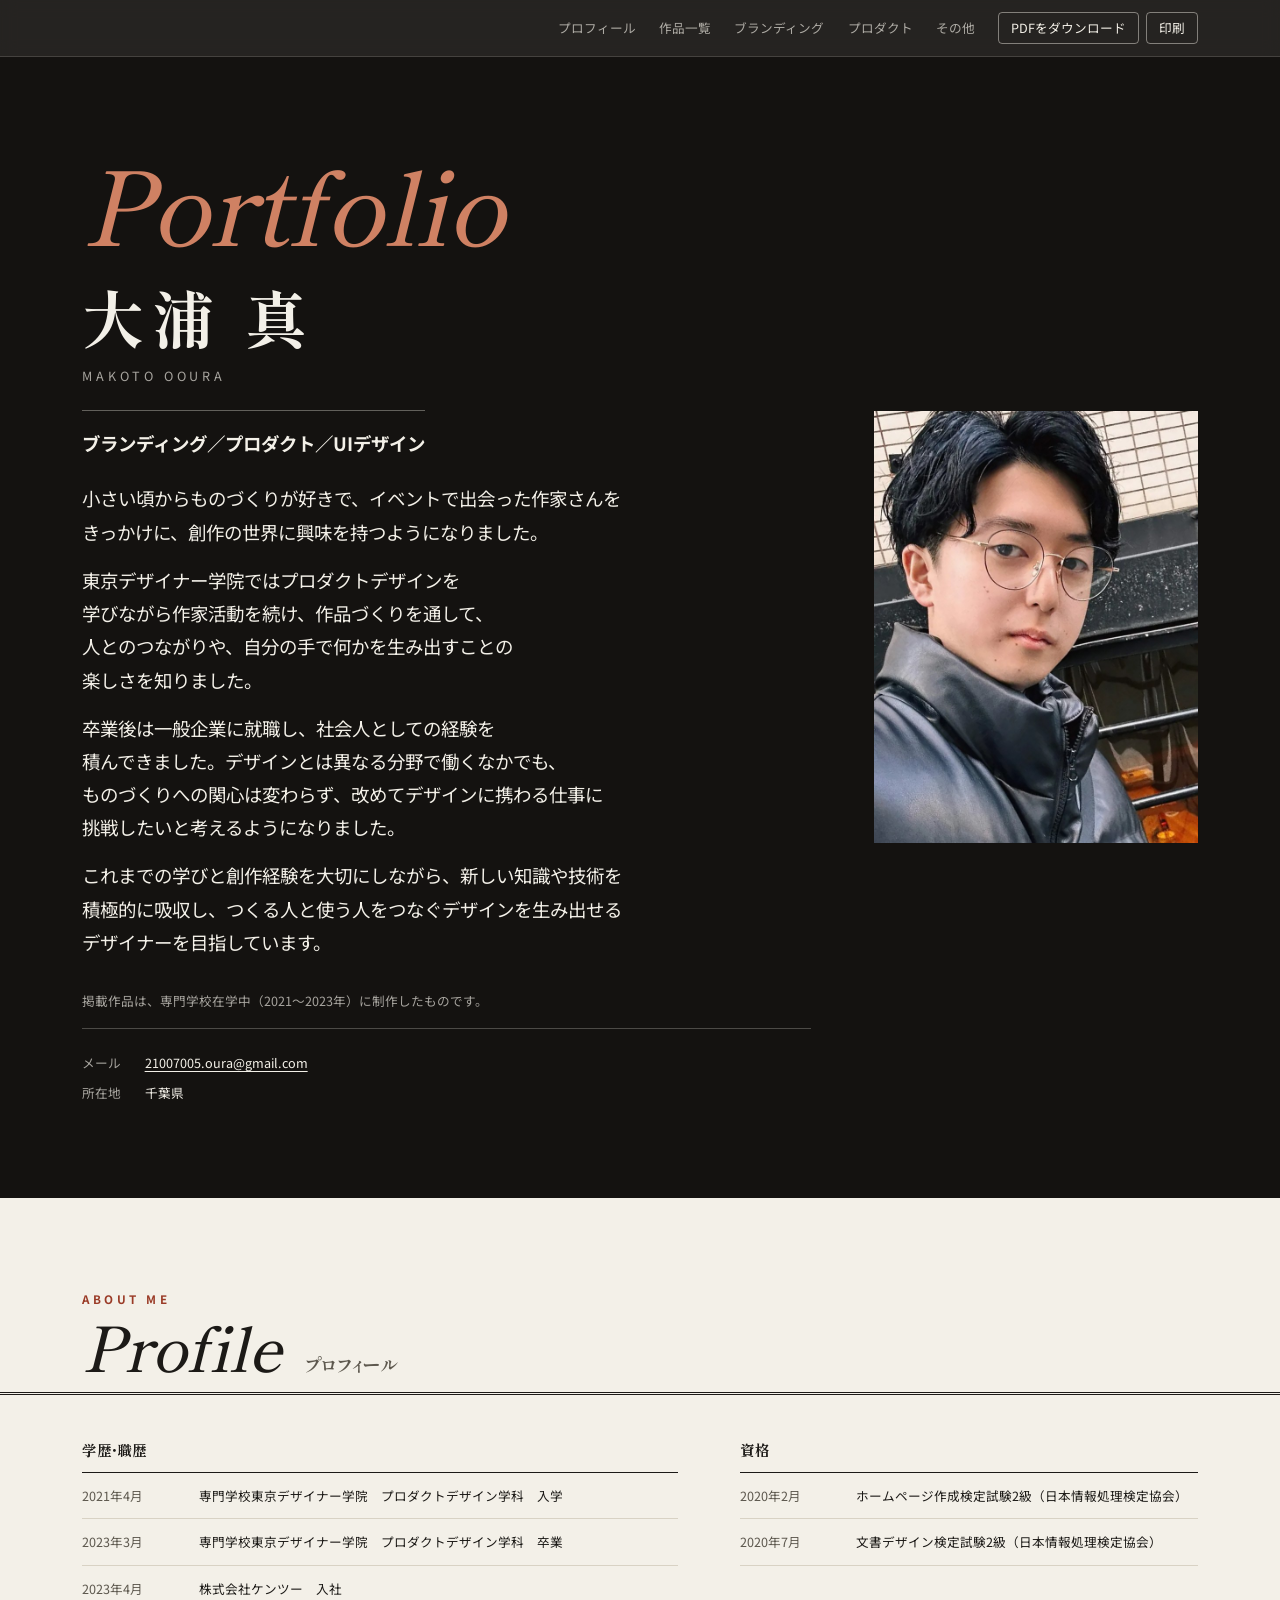
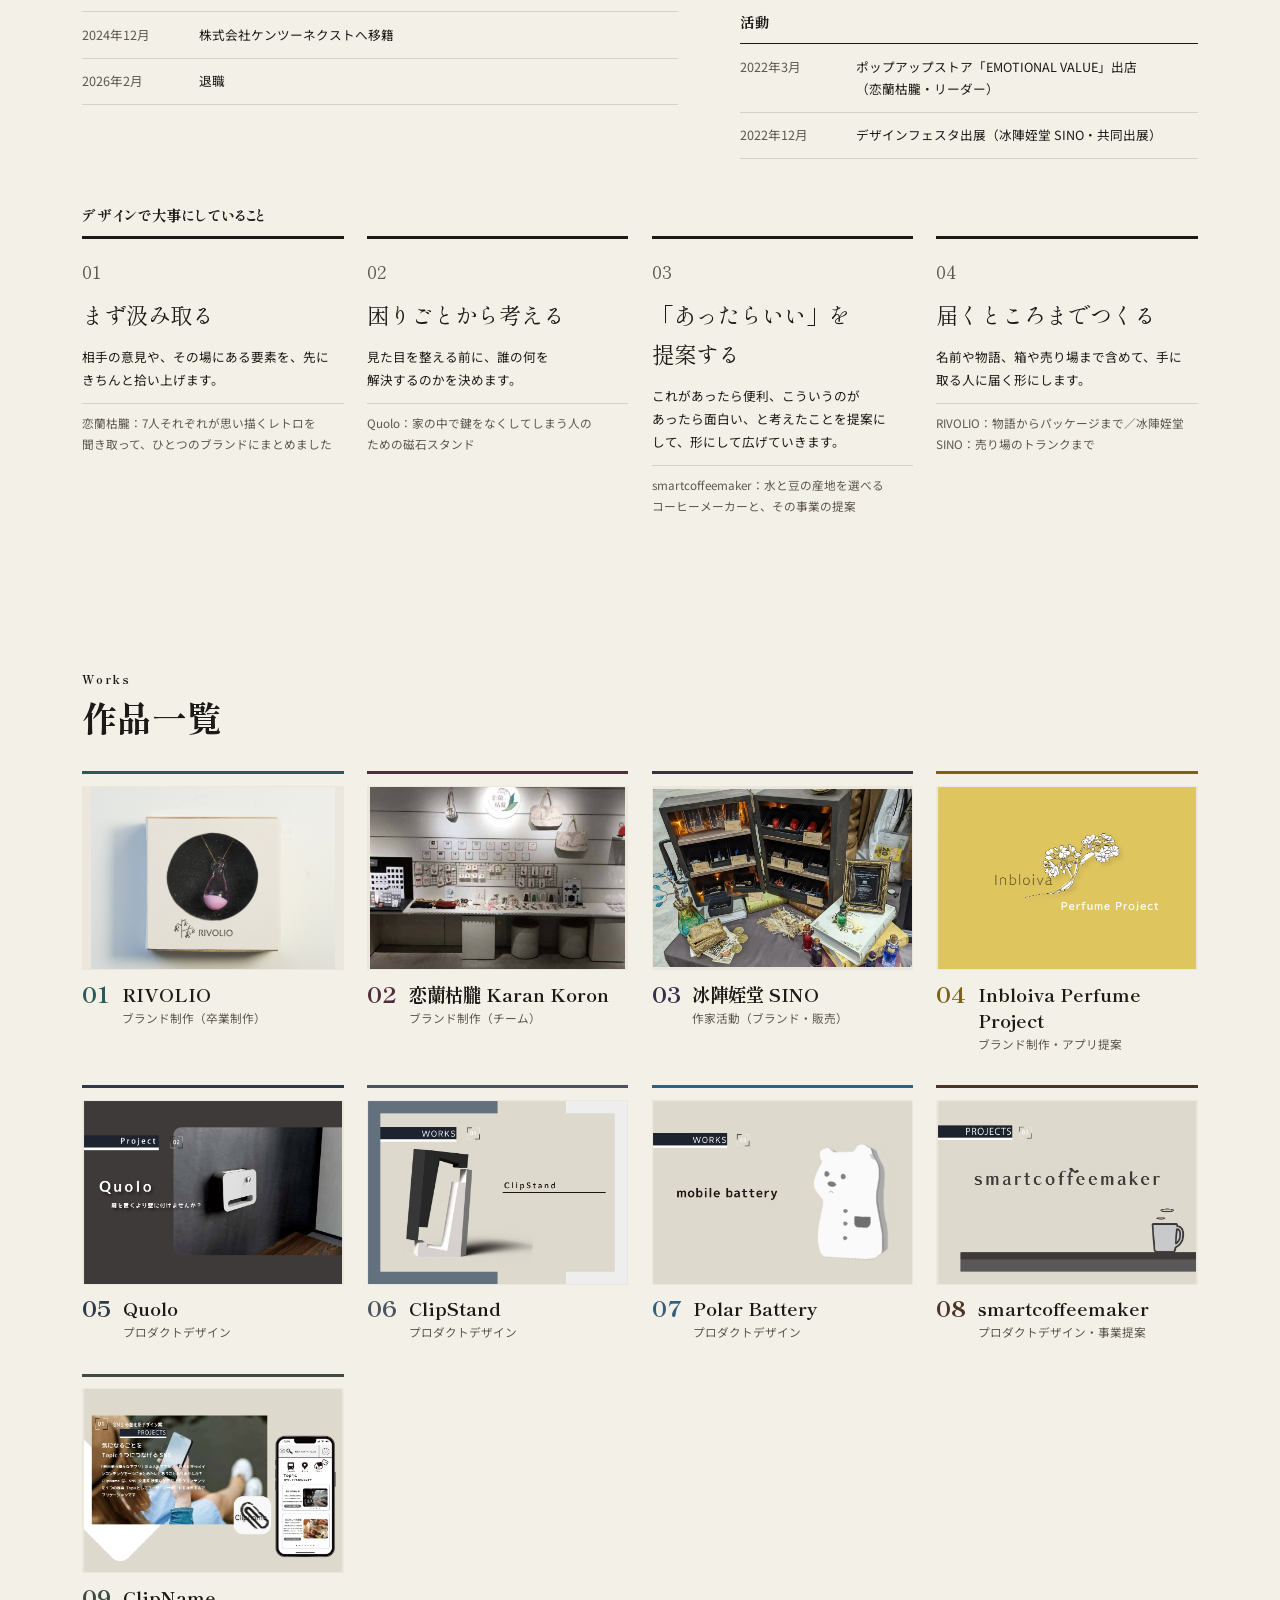
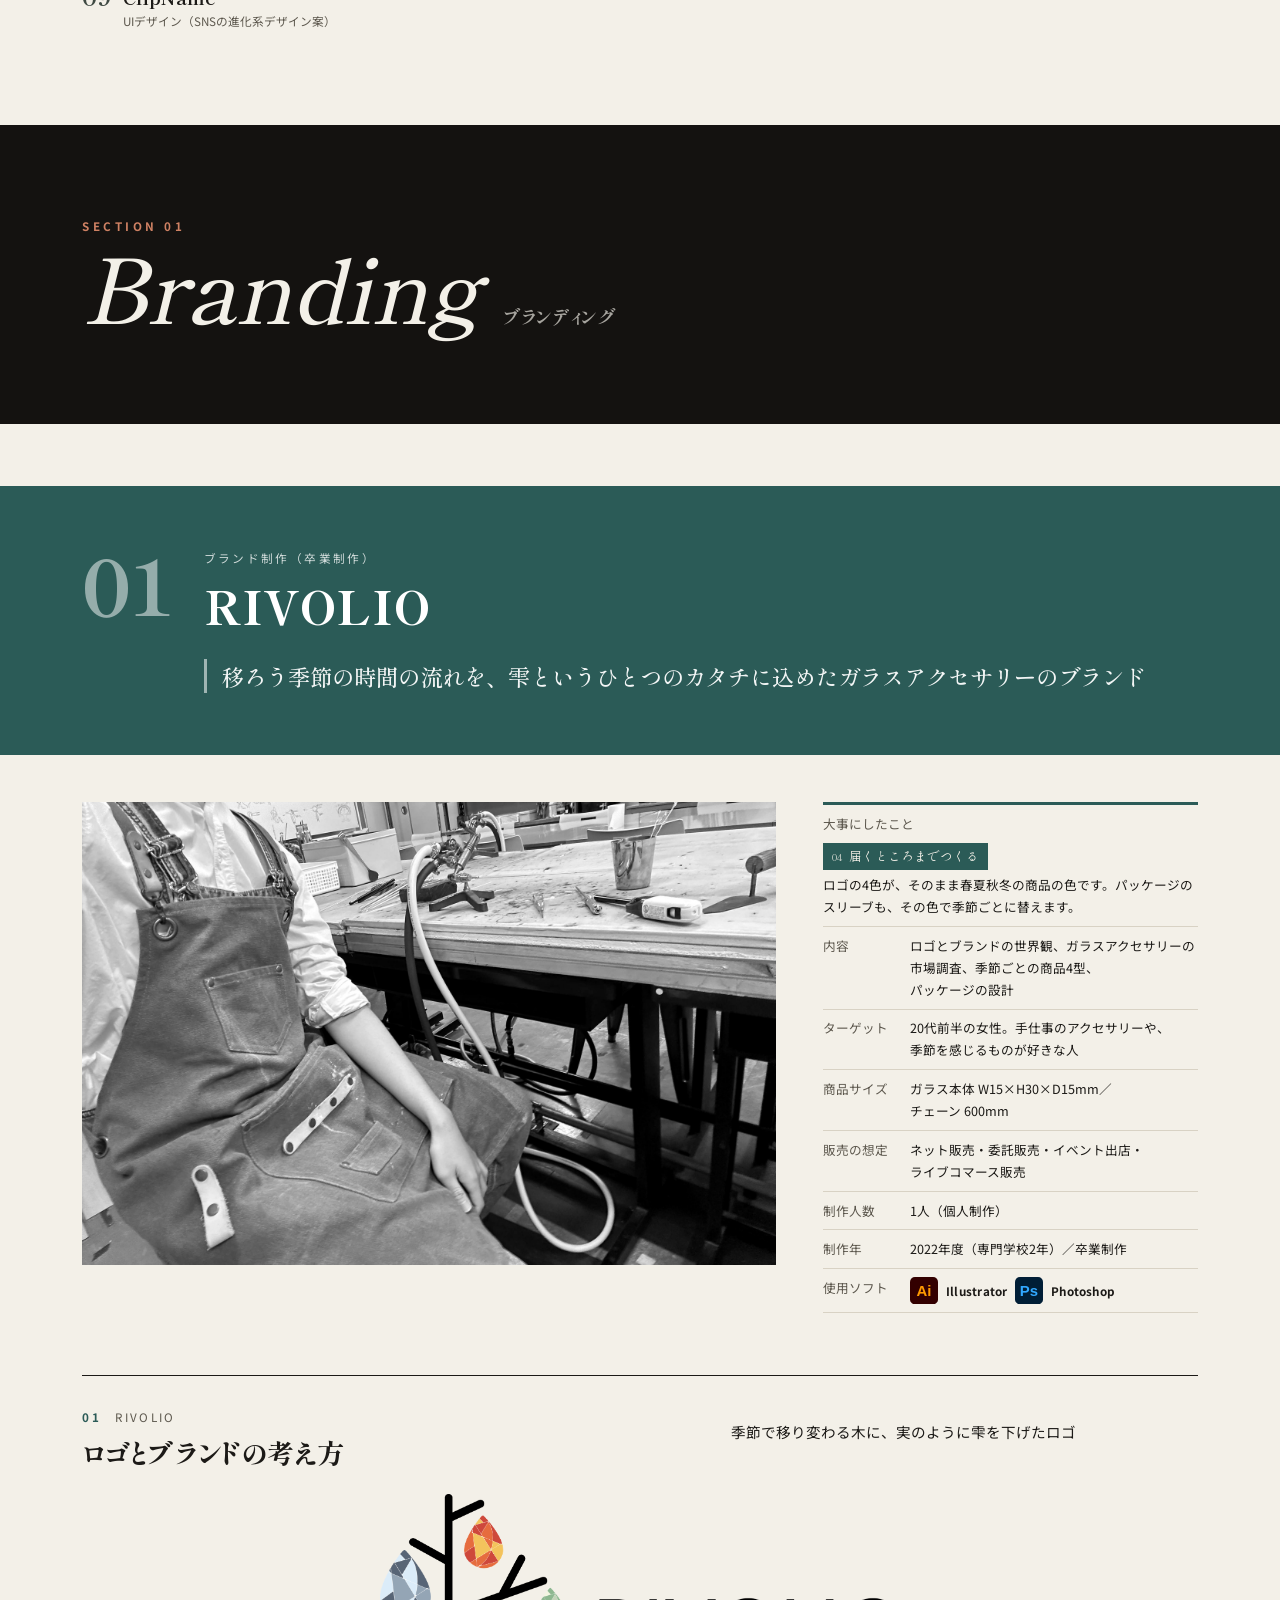
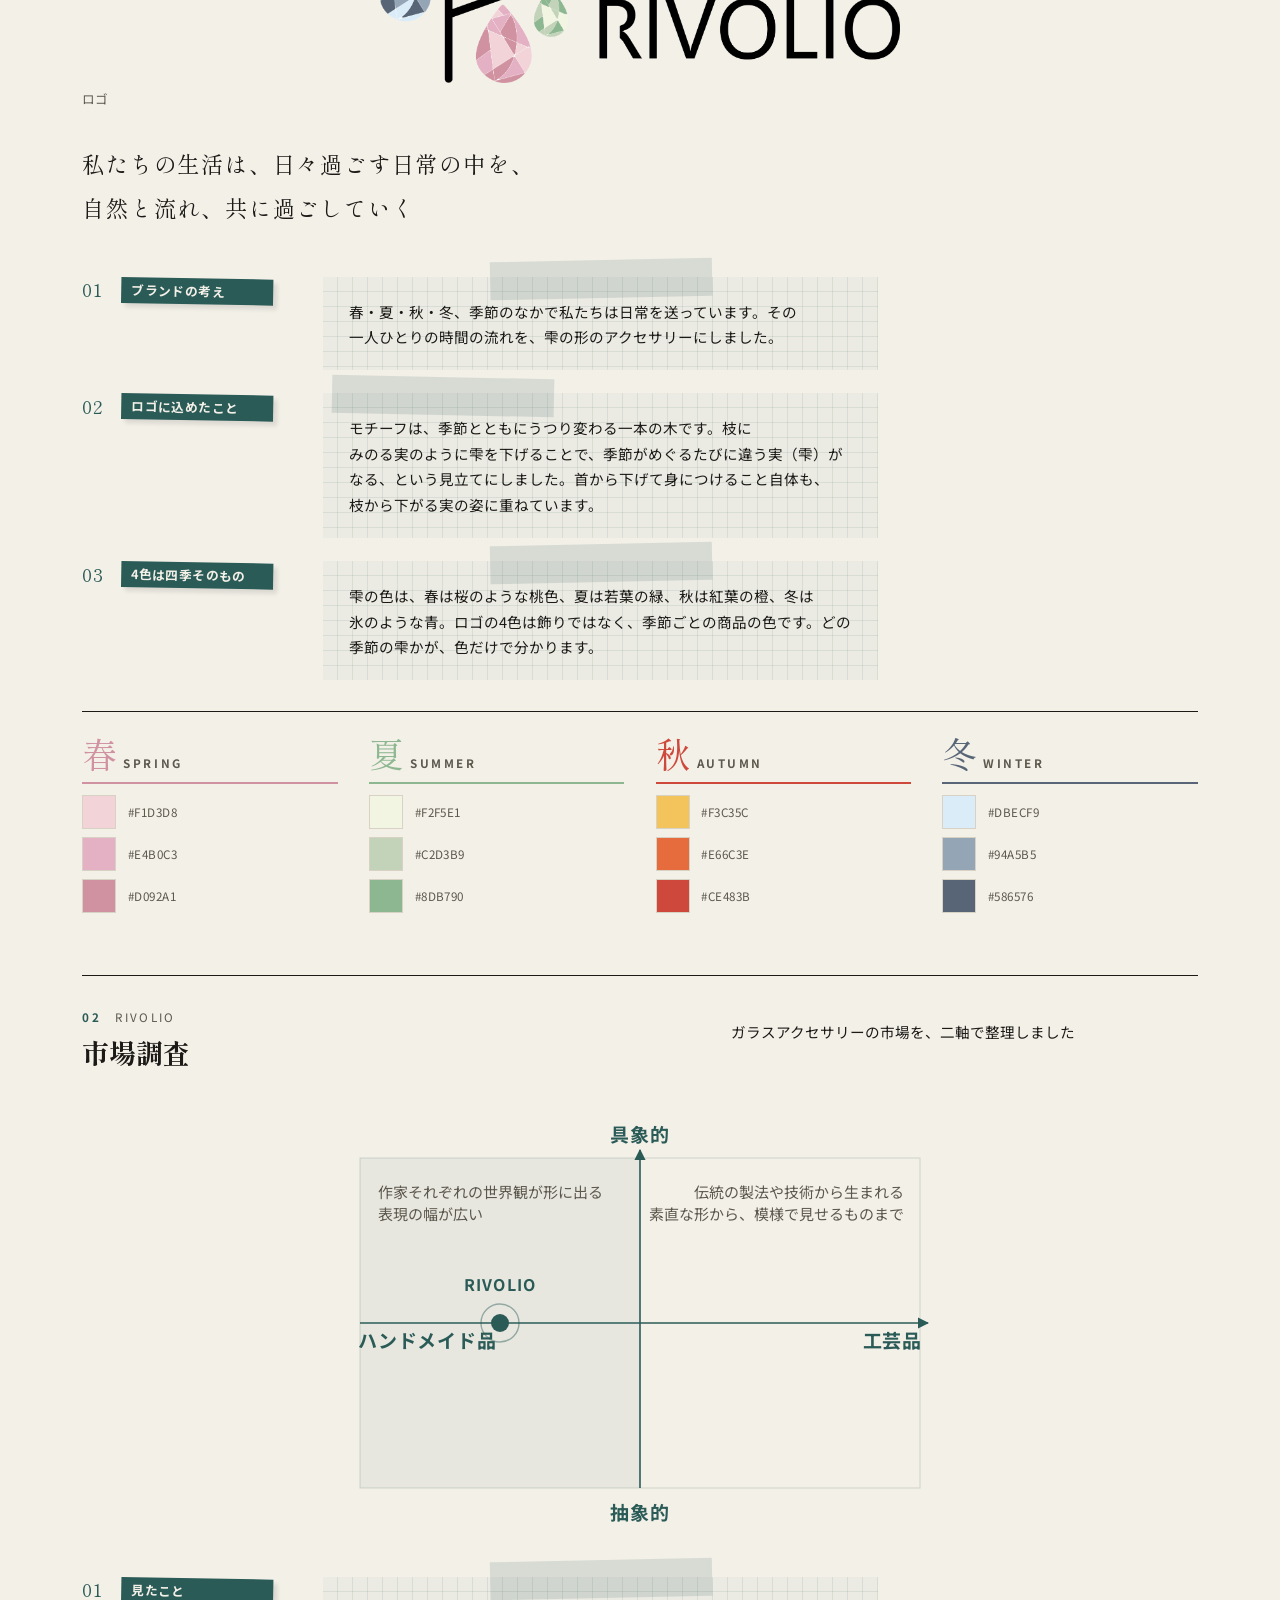
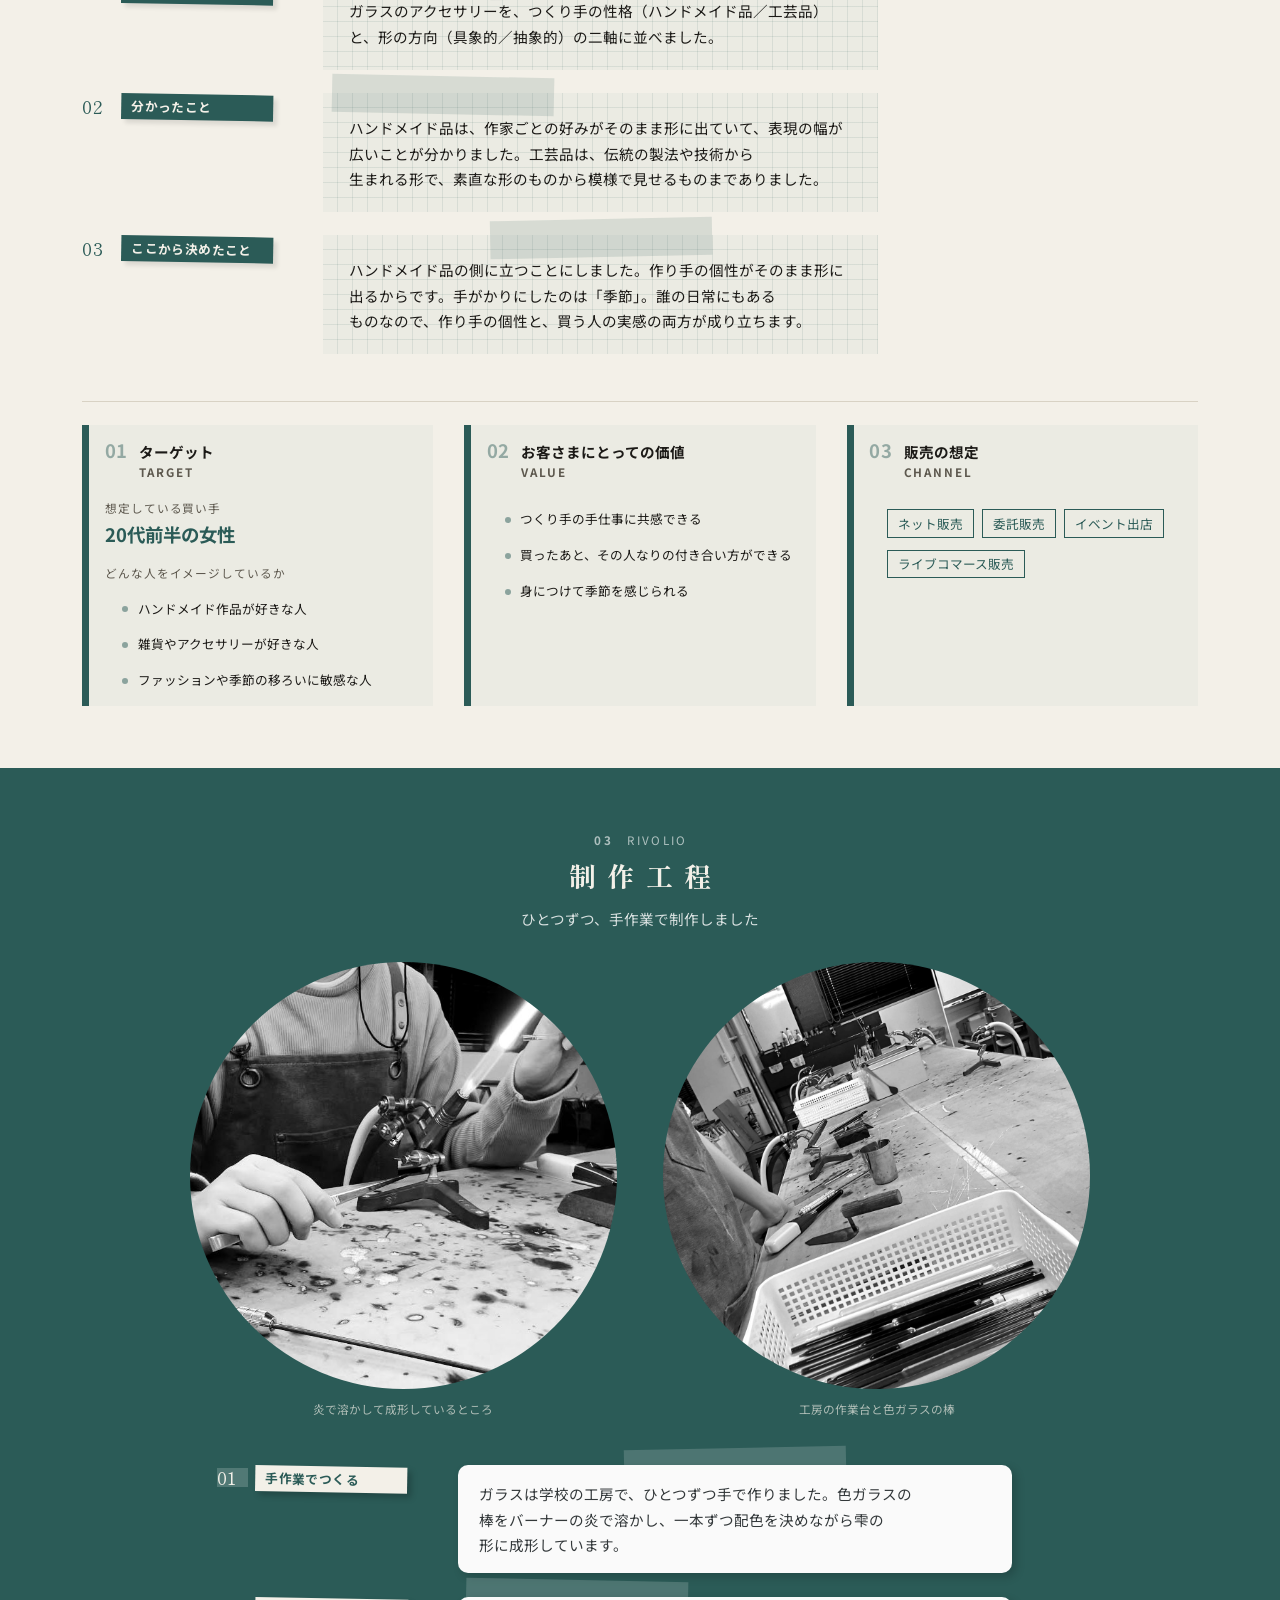
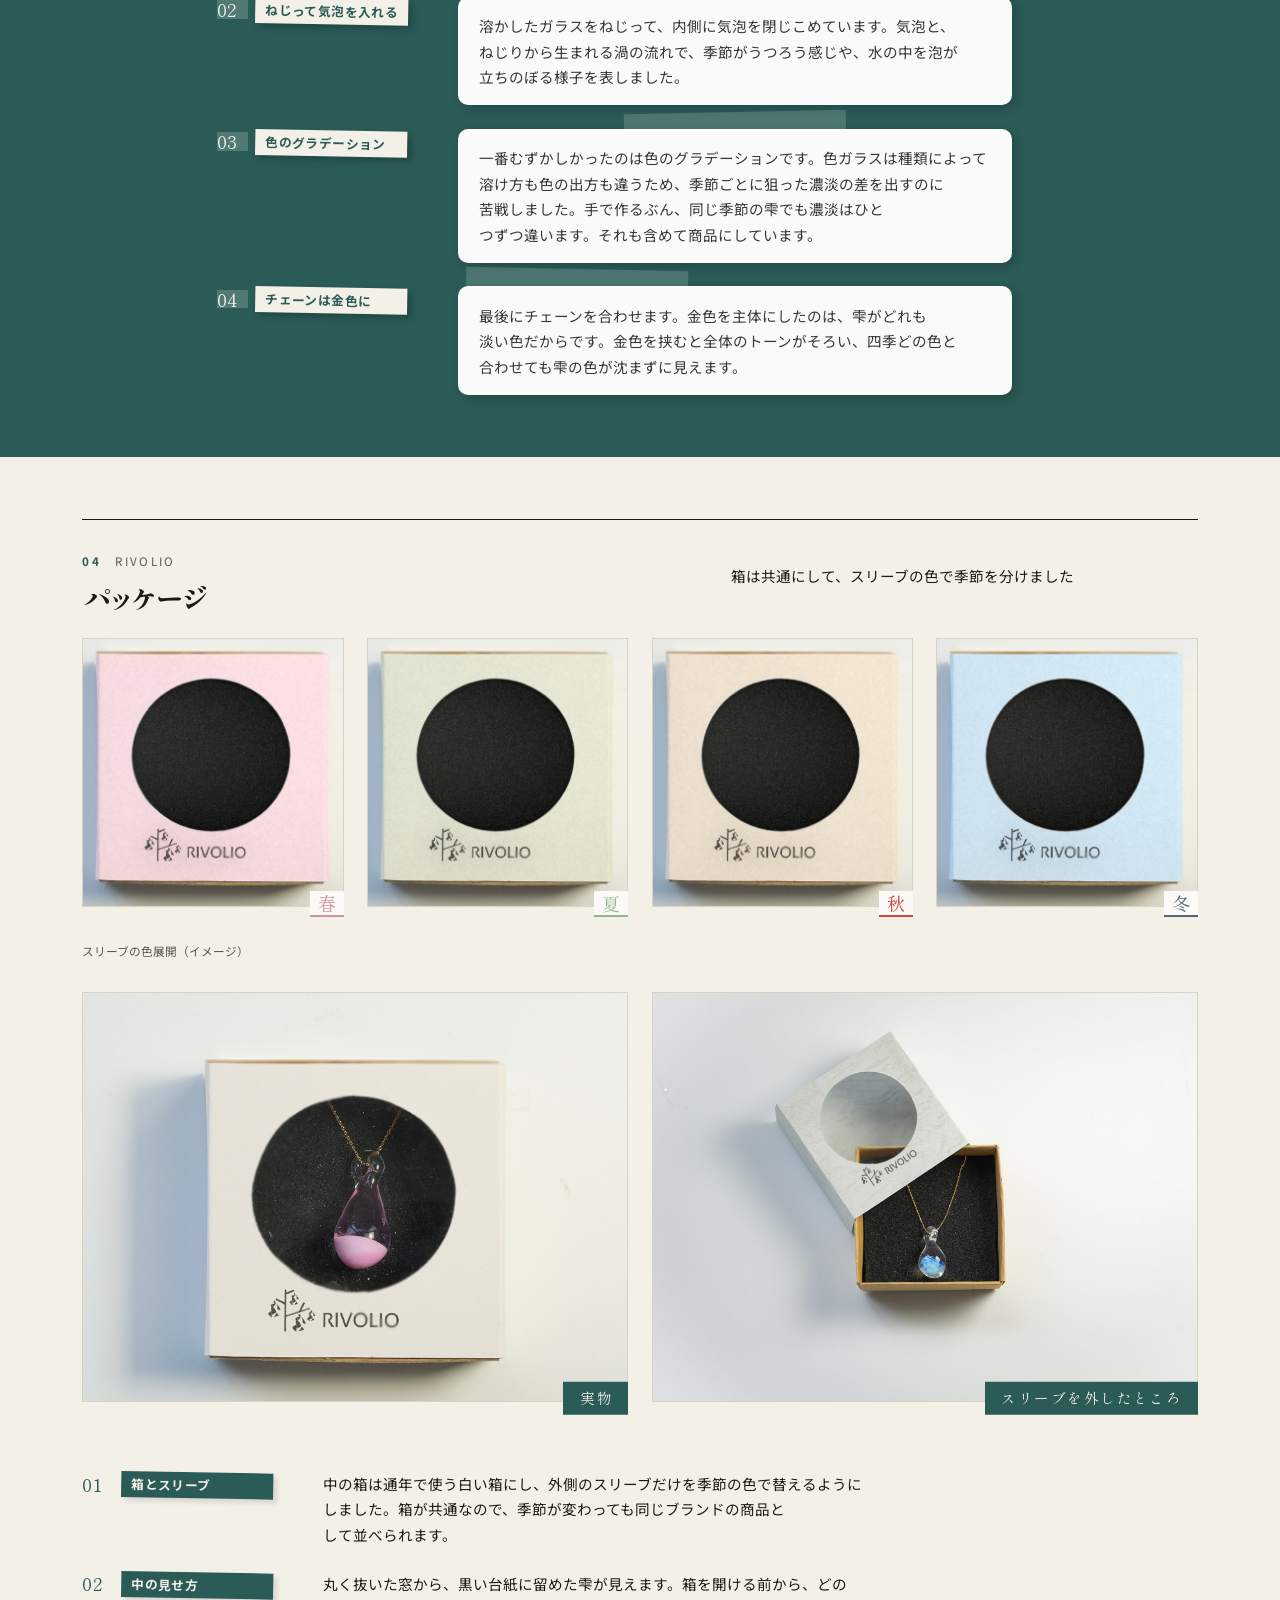
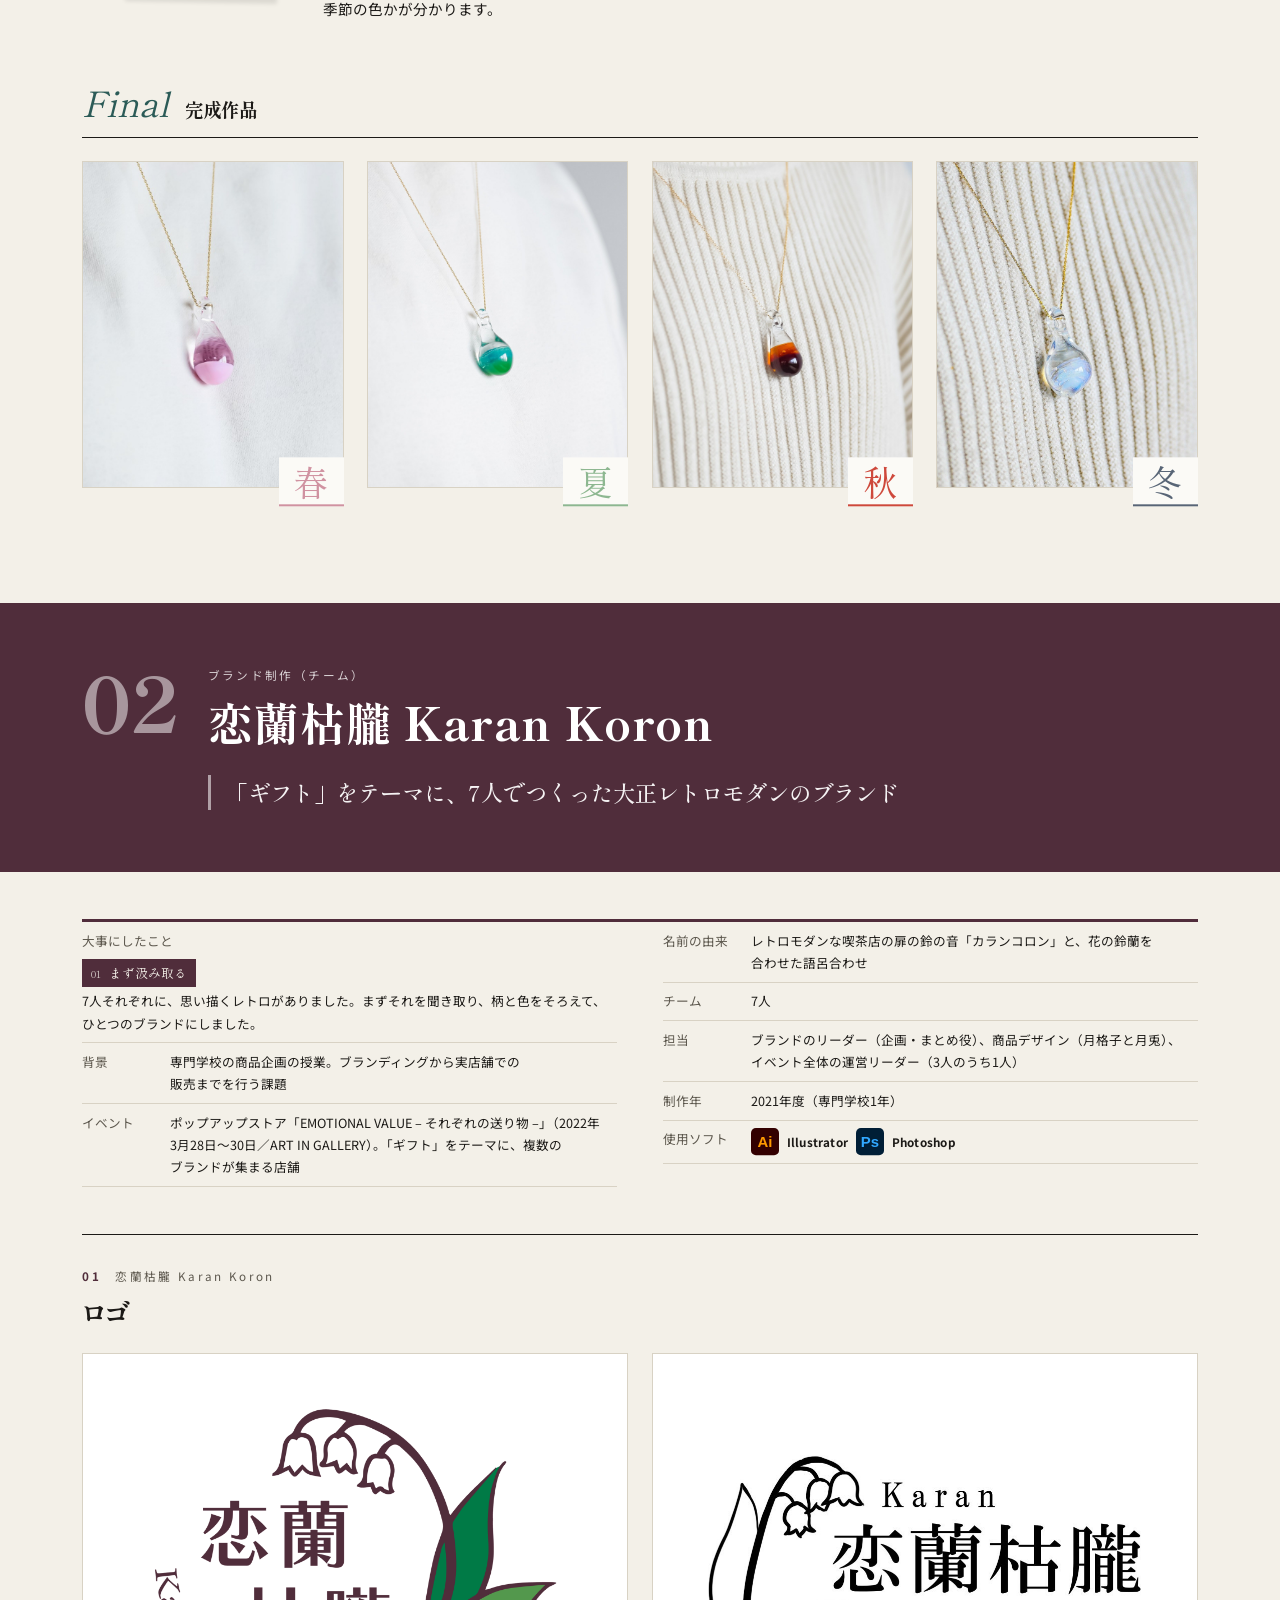
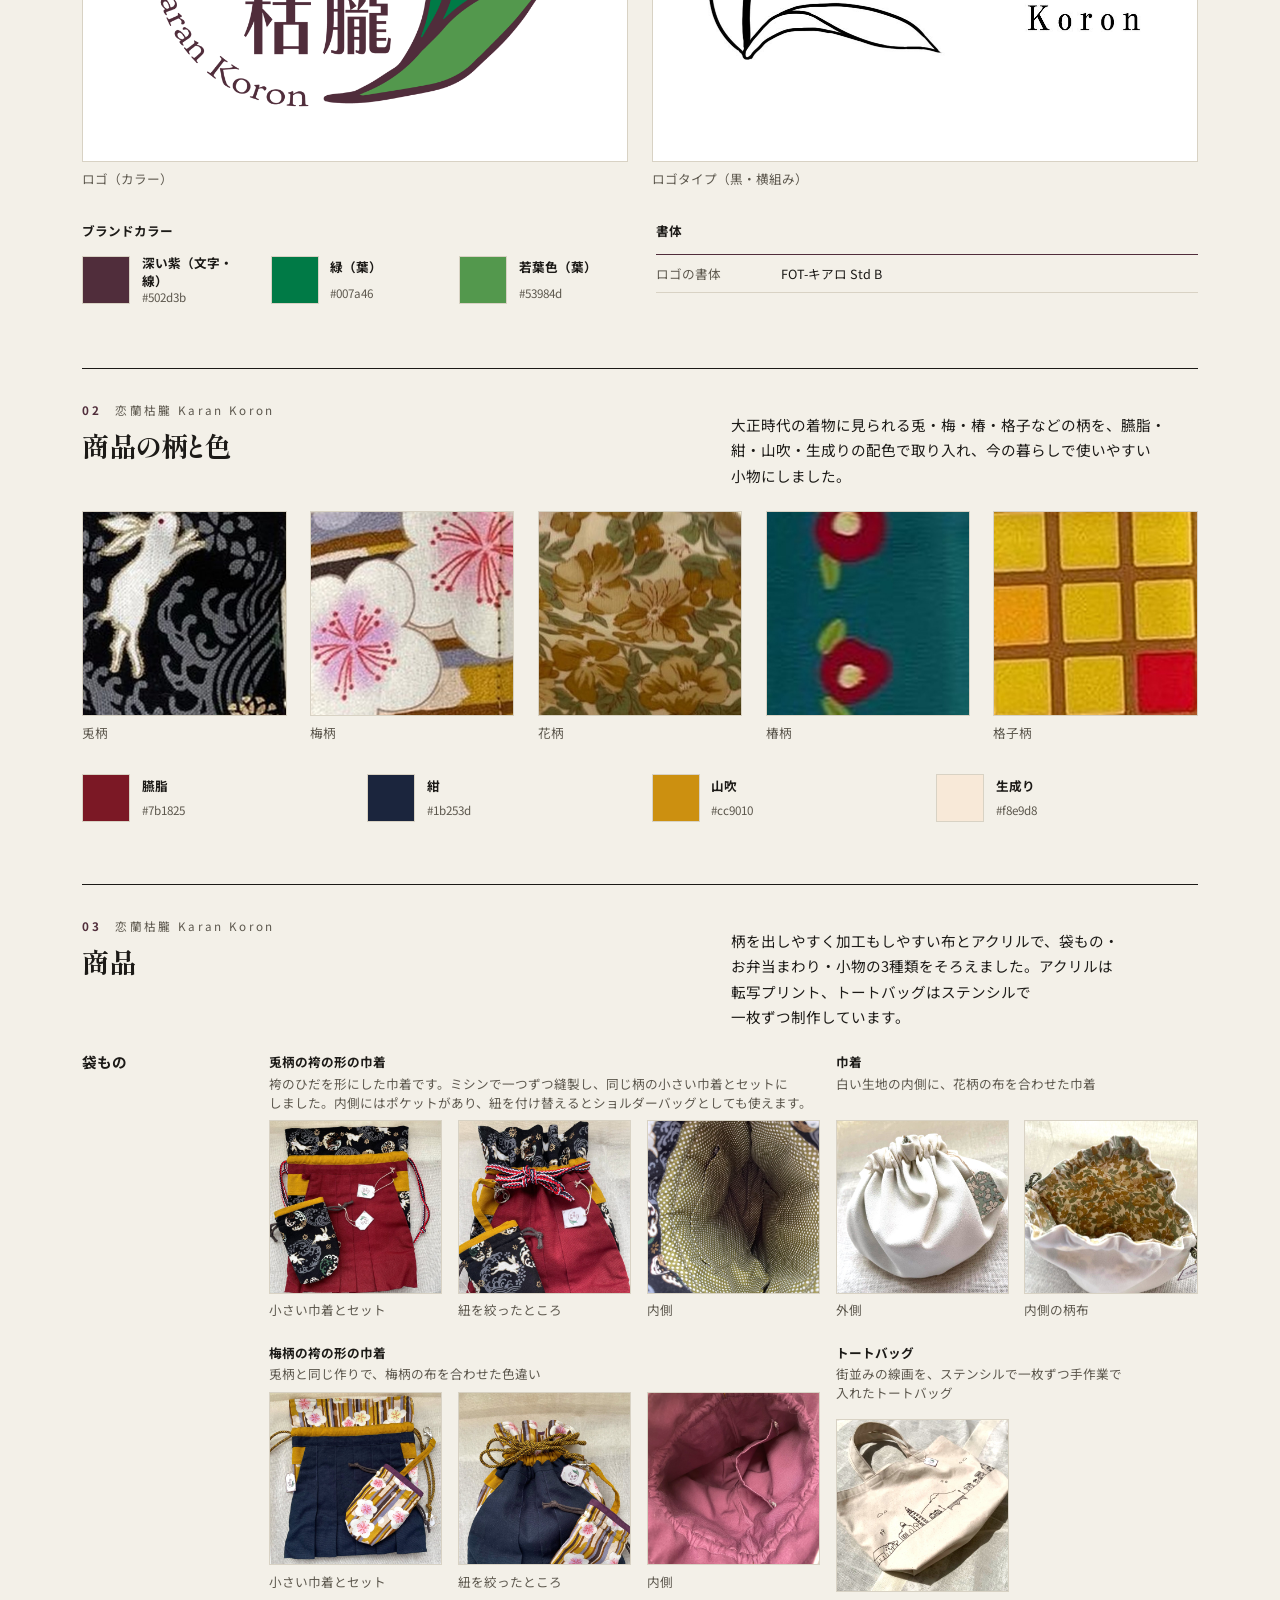
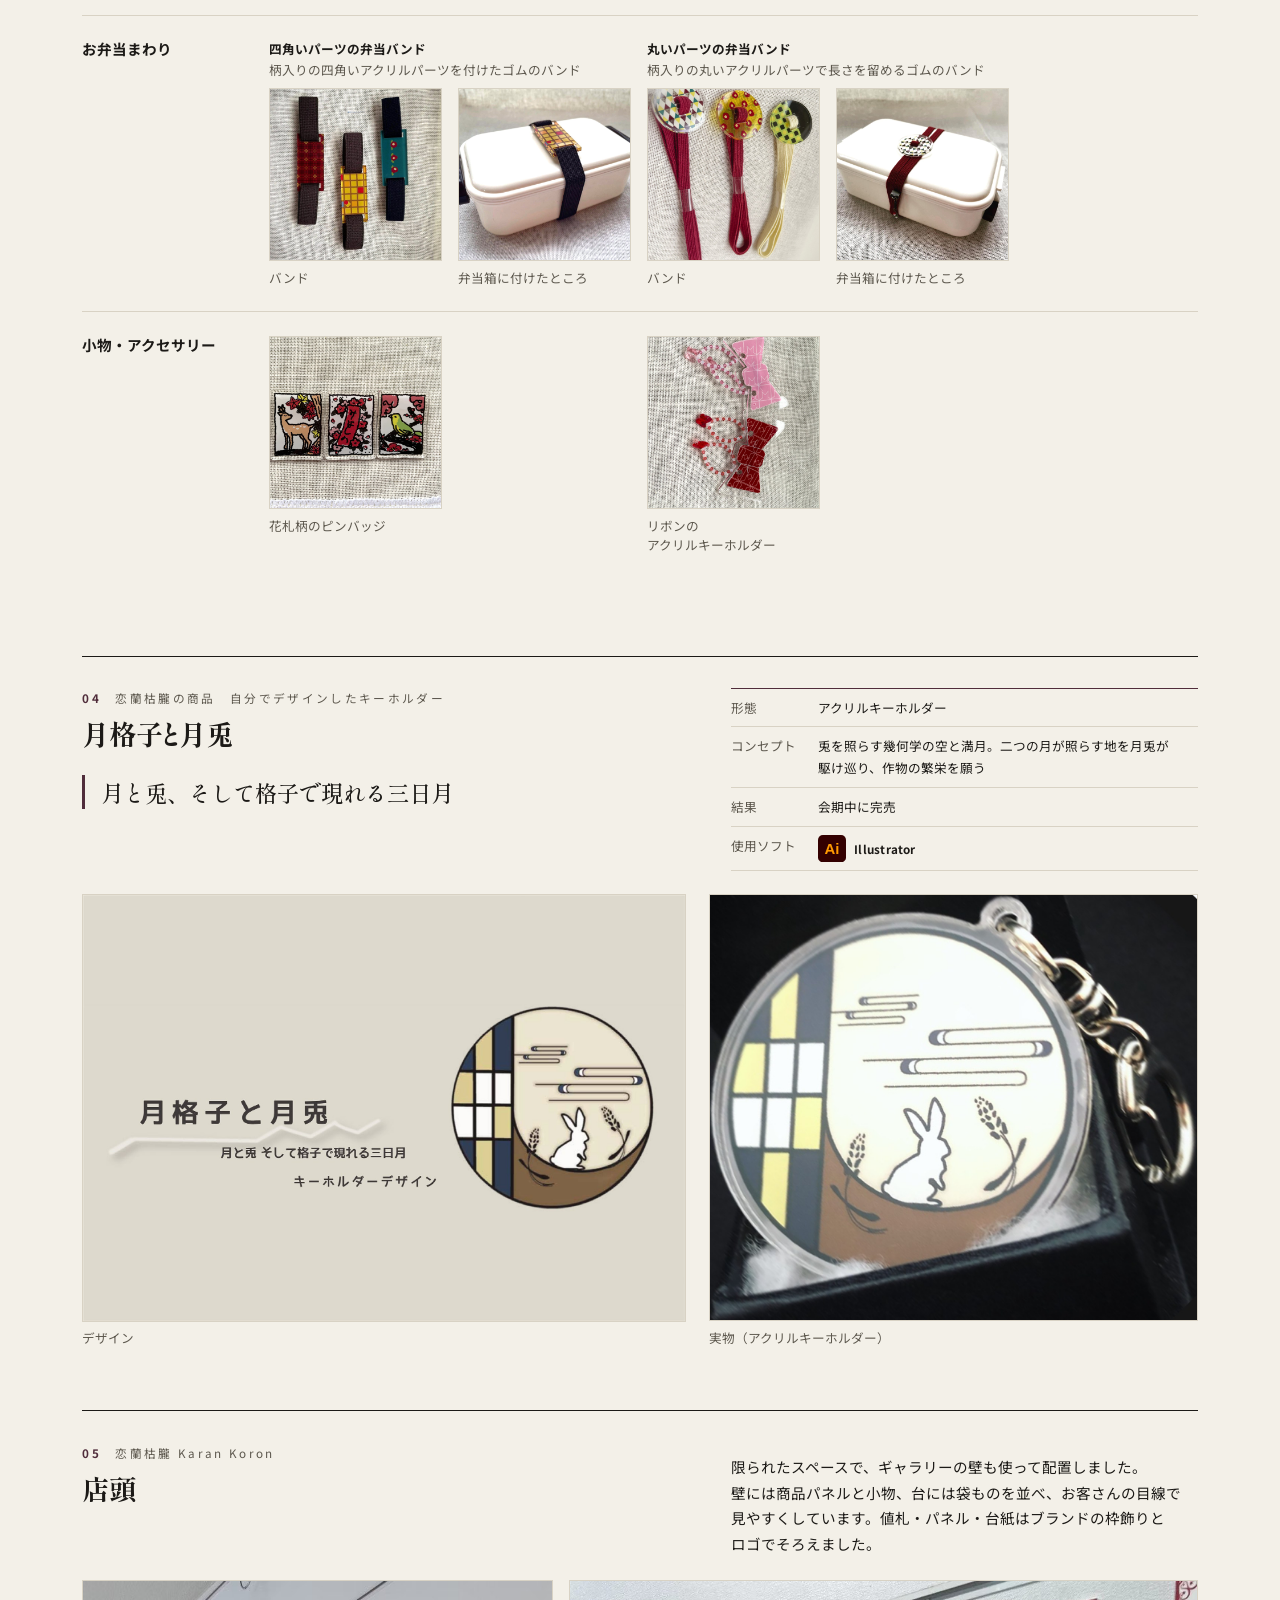
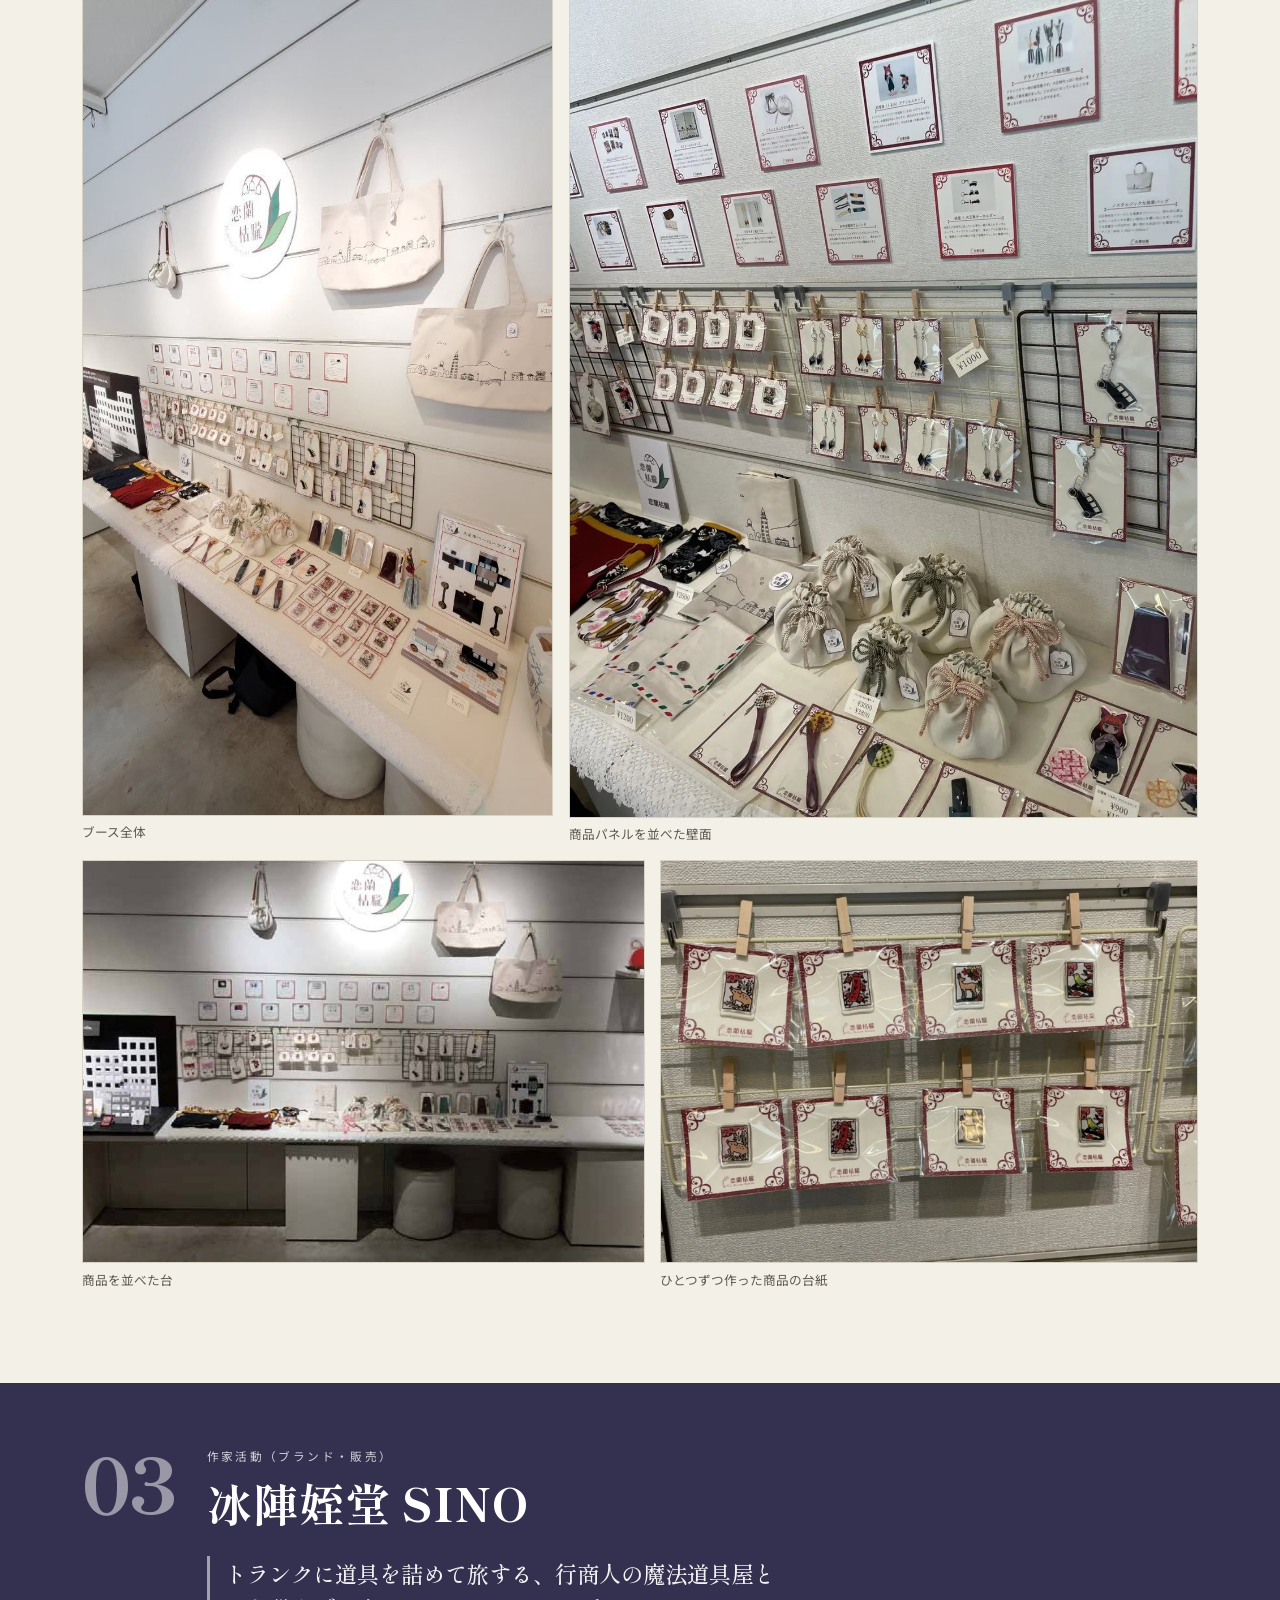
<file: index.html>
<!doctype html>
<html lang="ja">
<head>
<meta charset="utf-8">
<meta name="viewport" content="width=device-width, initial-scale=1">
<meta name="robots" content="noindex, nofollow, noimageindex">
<title>大浦 真 ポートフォリオ</title>
<meta name="description" content="大浦 真のポートフォリオ。ブランディング、プロダクトデザイン、UIデザインの作品">
<link rel="preconnect" href="https://fonts.googleapis.com">
<link rel="preconnect" href="https://fonts.gstatic.com" crossorigin>
<link rel="stylesheet" href="https://fonts.googleapis.com/css2?family=Shippori+Mincho:wght@500;700;800&family=Noto+Sans+JP:wght@400;500;700&display=swap">
<link rel="stylesheet" href="styles.css?v=ebcda78d">
</head>
<body>

<header class="site-bar">
  <nav class="wrap bar-inner" aria-label="ページ内の移動">
    <ul class="bar-links">
      <li><a href="#profile">プロフィール</a></li>
      <li><a href="#works">作品一覧</a></li>
      <li><a href="#branding">ブランディング</a></li>
      <li><a href="#product">プロダクト</a></li>
      <li><a href="#others">その他</a></li>
    </ul>
    <div class="bar-actions">
      <a class="btn btn--primary" href="makoto-ooura-portfolio.pdf" download="大浦真_ポートフォリオ.pdf">PDFをダウンロード</a>
      <button type="button" class="btn" id="print-btn">印刷</button>
    </div>
  </nav>
</header>

<main id="top" class="wrap">

  <section class="cover" aria-labelledby="name">
    <div class="cover-main">
      <p class="cover-word" aria-hidden="true">Portfolio</p>
      <h1 class="name" id="name">大浦 真</h1>
      <p class="name-en">Makoto Ooura</p>
      <p class="role">ブランディング／プロダクト／UIデザイン</p>
      <p class="cover-intro">小さい頃からものづくりが好きで、イベントで出会った作家さんをきっかけに、創作の世界に興味を持つようになりました。</p>
      <p class="cover-intro">東京デザイナー学院ではプロダクトデザインを学びながら作家活動を続け、作品づくりを通して、人とのつながりや、自分の手で何かを生み出すことの楽しさを知りました。</p>
      <p class="cover-intro">卒業後は一般企業に就職し、社会人としての経験を積んできました。デザインとは異なる分野で働くなかでも、<span class="nobr">ものづくり</span>への関心は変わらず、改めてデザインに携わる仕事に挑戦したいと考えるようになりました。</p>
      <p class="cover-intro">これまでの学びと創作経験を大切にしながら、新しい知識や技術を積極的に吸収し、つくる人と使う人をつなぐデザインを生み出せるデザイナーを目指しています。</p>
      <p class="cover-note">掲載作品は、専門学校在学中（2021〜2023年）に制作したものです。</p>
      <dl class="contact">
        <dt>メール</dt>
        <dd><a href="mailto:21007005.oura@gmail.com">21007005.oura@gmail.com</a></dd>
        <dt>所在地</dt>
        <dd>千葉県</dd>
      </dl>
    </div>
    <figure class="cover-visual">
      <img src="works/profile.jpg?r=1" width="740" height="986" alt="大浦 真">
    </figure>
  </section>

  <section class="block profile profile--first" id="profile" aria-labelledby="profile-h">
    <h2 class="group-h group-h--light" id="profile-h"><span class="sec-no">About me</span><span class="sec-en">Profile</span><span class="sec-ja">プロフィール</span></h2>
    <div class="profile-body">
      <div>
        <h3 class="sub-h">学歴・職歴</h3>
        <dl class="history">
          <div><dt>2021年4月</dt><dd>専門学校東京デザイナー学院　プロダクトデザイン学科　入学</dd></div>
          <div><dt>2023年3月</dt><dd>専門学校東京デザイナー学院　プロダクトデザイン学科　卒業</dd></div>
          <div><dt>2023年4月</dt><dd>株式会社ケンツー　入社</dd></div>
          <div><dt>2024年12月</dt><dd>株式会社ケンツーネクストへ移籍</dd></div>
          <div><dt>2026年2月</dt><dd>退職</dd></div>
        </dl>
      </div>
      <div>
        <h3 class="sub-h">資格</h3>
        <dl class="history">
          <div><dt>2020年2月</dt><dd>ホームページ作成検定試験2級（日本情報処理検定協会）</dd></div>
          <div><dt>2020年7月</dt><dd>文書デザイン検定試験2級（日本情報処理検定協会）</dd></div>
        </dl>
        <h3 class="sub-h">活動</h3>
        <dl class="history">
          <div><dt>2022年3月</dt><dd>ポップアップストア「EMOTIONAL VALUE」出店（恋蘭枯朧・リーダー）</dd></div>
          <div><dt>2022年12月</dt><dd>デザインフェスタ出展（冰陣姪堂 SINO・共同出展）</dd></div>
        </dl>
      </div>
    </div>
    <div class="values">
      <h3 class="sub-h">デザインで大事にしていること</h3>
      <ol class="values-list">
        <li><span class="values-no">01</span><strong>まず汲み取る</strong>
          <p>相手の意見や、その場にある要素を、先にきちんと拾い上げます。</p>
          <p class="values-ex">恋蘭枯朧：7人それぞれが思い描くレトロを聞き取って、ひとつのブランドにまとめました</p></li>
        <li><span class="values-no">02</span><strong>困りごとから考える</strong>
          <p>見た目を整える前に、誰の何を解決するのかを決めます。</p>
          <p class="values-ex">Quolo：家の中で鍵をなくしてしまう人のための磁石スタンド</p></li>
        <li><span class="values-no">03</span><strong>「あったらいい」を提案する</strong>
          <p>これがあったら便利、こういうのがあったら面白い、と考えたことを提案にして、形にして広げていきます。</p>
          <p class="values-ex">smartcoffeemaker：水と豆の産地を選べるコーヒーメーカーと、その事業の提案</p></li>
        <li><span class="values-no">04</span><strong>届くところまでつくる</strong>
          <p>名前や物語、箱や売り場まで含めて、手に取る人に届く形にします。</p>
          <p class="values-ex">RIVOLIO：物語からパッケージまで／冰陣姪堂 SINO：売り場のトランクまで</p></li>
      </ol>
    </div>
  </section>

  <section class="index" id="works" aria-labelledby="works-h">
    <h2 class="index-h" id="works-h"><span class="sec-en">Works</span>作品一覧</h2>
    <ol class="index-list">
      <li style="--w:#2b5b57"><a href="#w-rivolio"><img src="works/rivolio-pkg-01.jpg?r=1789941359" width="1701" height="1276" alt=""><span class="index-no">01</span><span class="index-title">RIVOLIO</span><span class="index-kind">ブランド制作（卒業制作）</span></a></li>
      <li style="--w:#502d3b"><a href="#w-koiran"><img src="works/koiran-booth.jpg?r=1789542405" width="1800" height="1289" alt=""><span class="index-no">02</span><span class="index-title">恋蘭枯朧 Karan Koron</span><span class="index-kind">ブランド制作（チーム）</span></a></li>
      <li style="--w:#34304f"><a href="#w-sino"><img src="works/sino-booth.jpg?r=1790197271" width="1024" height="702" alt=""><span class="index-no">03</span><span class="index-title">冰陣姪堂 SINO</span><span class="index-kind">作家活動（ブランド・販売）</span></a></li>
      <li style="--w:#7a6410"><a href="#w-inbloiva"><img src="works/inbloiva-01.jpg?r=1789474477" width="1800" height="1273" alt=""><span class="index-no">04</span><span class="index-title">Inbloiva Perfume Project</span><span class="index-kind">ブランド制作・アプリ提案</span></a></li>
      <li style="--w:#2c3a4a"><a href="#w-quolo"><img src="works/quolo-01.jpg?r=1789474475" width="1800" height="1273" alt=""><span class="index-no">05</span><span class="index-title">Quolo</span><span class="index-kind">プロダクトデザイン</span></a></li>
      <li style="--w:#4a5560"><a href="#w-clipstand"><img src="works/clipstand-01.jpg?r=1789474475" width="1800" height="1273" alt=""><span class="index-no">06</span><span class="index-title">ClipStand</span><span class="index-kind">プロダクトデザイン</span></a></li>
      <li style="--w:#35607d"><a href="#w-polar"><img src="works/battery-01.jpg?r=1789474476" width="1800" height="1273" alt=""><span class="index-no">07</span><span class="index-title">Polar Battery</span><span class="index-kind">プロダクトデザイン</span></a></li>
      <li style="--w:#4a3527"><a href="#w-coffee"><img src="works/coffee-01.jpg?r=1789474476" width="1800" height="1273" alt=""><span class="index-no">08</span><span class="index-title">smartcoffeemaker</span><span class="index-kind">プロダクトデザイン・事業提案</span></a></li>
      <li style="--w:#3f4a43"><a href="#w-sns"><img src="works/snsapp-01.jpg?r=1789755432" width="1800" height="1273" alt=""><span class="index-no">09</span><span class="index-title">ClipName</span><span class="index-kind">UIデザイン（SNSの進化系デザイン案）</span></a></li>
    </ol>
  </section>

  <section class="block group" id="branding" aria-labelledby="branding-h">
    <h2 class="group-h" id="branding-h"><span class="sec-no">Section 01</span><span class="sec-en">Branding</span><span class="sec-ja">ブランディング</span></h2>

    <article class="work" id="w-rivolio" aria-labelledby="rivolio-h" style="--w:#2b5b57;--w-rgb:43, 91, 87">
      <header class="work-band">
        <p class="work-no" aria-hidden="true">01</p>
        <div class="work-title">
          <p class="work-kind">ブランド制作（卒業制作）</p>
          <h3 id="rivolio-h">RIVOLIO</h3>
          <p class="work-lead">移ろう季節の時間の流れを、雫というひとつのカタチに込めたガラスアクセサリーのブランド</p>
        </div>
      </header>
      <div class="work-intro">
        <figure class="work-hero"><img src="works/rivolio-make-03.jpg?r=1789981671" width="1800" height="1200" alt="RIVOLIO ガラスをつくる工房"></figure>
        <dl class="work-meta">
          <div class="meta-value"><dt>大事にしたこと</dt><dd><a class="value-tag" href="#profile"><span>04</span>届くところまでつくる</a><span class="value-text">ロゴの4色が、そのまま春夏秋冬の商品の色です。パッケージのスリーブも、その色で季節ごとに替えます。</span></dd></div>
          <div><dt>内容</dt><dd>ロゴとブランドの世界観、ガラスアクセサリーの市場調査、季節ごとの商品4型、パッケージの設計</dd></div>
          <div><dt>ターゲット</dt><dd>20代前半の女性。手仕事のアクセサリーや、季節を感じるものが好きな人</dd></div>
          <div><dt>商品サイズ</dt><dd>ガラス本体 W15×H30×D15mm／チェーン 600mm</dd></div>
          <div><dt>販売の想定</dt><dd>ネット販売・委託販売・イベント出店・ライブコマース販売</dd></div>
          <div><dt>制作人数</dt><dd>1人（個人制作）</dd></div>
          <div><dt>制作年</dt><dd>2022年度（専門学校2年）／卒業制作</dd></div>
          <div><dt>使用ソフト</dt><dd><ul class="soft-list"><li class="soft-badge soft-badge--icon"><svg class="soft-icon" viewBox="0 0 240 234" aria-hidden="true"><rect width="240" height="234" rx="42" fill="#330000"/><text x="120" y="160" text-anchor="middle" font-family="Segoe UI, Arial, sans-serif" font-size="128" font-weight="600" fill="#ff9a00">Ai</text></svg><span>Illustrator</span></li><li class="soft-badge soft-badge--icon"><svg class="soft-icon" viewBox="0 0 240 234" aria-hidden="true"><rect width="240" height="234" rx="42" fill="#001e36"/><text x="120" y="160" text-anchor="middle" font-family="Segoe UI, Arial, sans-serif" font-size="128" font-weight="600" fill="#31a8ff">Ps</text></svg><span>Photoshop</span></li></ul></dd></div>
        </dl>
      </div>
      <section class="work-sub work-sub--gen" aria-labelledby="rivolio-s1">
        <header class="work-sub-head">
          <div><p class="work-kind"><span class="cap-no">01</span>　RIVOLIO</p><h4 id="rivolio-s1">ロゴとブランドの考え方</h4></div>
          <p class="work-sub-desc">季節で移り変わる木に、実のように雫を下げたロゴ</p>
        </header>
        <div class="work-grid work-grid--secimg">
          <figure class="logo-plain"><img src="works/rivolio-logo.png?r=1790101194" width="3269" height="1185" alt="RIVOLIO ロゴ"><figcaption>ロゴ</figcaption></figure>
        </div>
        <p class="brand-lines">私たちの生活は、日々過ごす日常の中を、<br>自然と流れ、共に過ごしていく</p>
        <div class="sec-prose">
          <h5 class="spec-h"><span class="spec-no">01</span><span class="spec-ja">ブランドの考え</span></h5>
          <div class="prose-note"><span class="prose-note-bar" aria-hidden="true"></span><p>春・夏・秋・冬、季節のなかで私たちは日常を送っています。その一人ひとりの時間の流れを、雫の形のアクセサリーにしました。</p></div>
          <h5 class="spec-h"><span class="spec-no">02</span><span class="spec-ja">ロゴに込めたこと</span></h5>
          <div class="prose-note prose-note--flip"><span class="prose-note-bar" aria-hidden="true"></span><p>モチーフは、季節とともにうつり変わる一本の木です。枝にみのる実のように雫を下げることで、季節がめぐるたびに違う実（雫）がなる、という見立てにしました。首から下げて身につけること自体も、枝から下がる実の姿に重ねています。</p></div>
          <h5 class="spec-h"><span class="spec-no">03</span><span class="spec-ja">4色は四季そのもの</span></h5>
          <div class="prose-note"><span class="prose-note-bar" aria-hidden="true"></span><p>雫の色は、春は桜のような桃色、夏は若葉の緑、秋は紅葉の橙、冬は氷のような青。ロゴの4色は飾りではなく、季節ごとの商品の色です。どの季節の雫かが、色だけで分かります。</p></div>
        </div>
        <div class="colorways">
          <div class="cw" style="--cw:#d092a1">
            <h5 class="cw-h"><span class="cw-ja">春</span><span class="cw-en">Spring</span></h5>
            <ul class="cw-tones">
              <li><span class="swatch" style="background:#f1d3d8"></span><span class="swatch-hex">#F1D3D8</span></li>
              <li><span class="swatch" style="background:#e4b0c3"></span><span class="swatch-hex">#E4B0C3</span></li>
              <li><span class="swatch" style="background:#d092a1"></span><span class="swatch-hex">#D092A1</span></li>
            </ul>
          </div>
          <div class="cw" style="--cw:#8db790">
            <h5 class="cw-h"><span class="cw-ja">夏</span><span class="cw-en">Summer</span></h5>
            <ul class="cw-tones">
              <li><span class="swatch" style="background:#f2f5e1"></span><span class="swatch-hex">#F2F5E1</span></li>
              <li><span class="swatch" style="background:#c2d3b9"></span><span class="swatch-hex">#C2D3B9</span></li>
              <li><span class="swatch" style="background:#8db790"></span><span class="swatch-hex">#8DB790</span></li>
            </ul>
          </div>
          <div class="cw" style="--cw:#ce483b">
            <h5 class="cw-h"><span class="cw-ja">秋</span><span class="cw-en">Autumn</span></h5>
            <ul class="cw-tones">
              <li><span class="swatch" style="background:#f3c35c"></span><span class="swatch-hex">#F3C35C</span></li>
              <li><span class="swatch" style="background:#e66c3e"></span><span class="swatch-hex">#E66C3E</span></li>
              <li><span class="swatch" style="background:#ce483b"></span><span class="swatch-hex">#CE483B</span></li>
            </ul>
          </div>
          <div class="cw" style="--cw:#586576">
            <h5 class="cw-h"><span class="cw-ja">冬</span><span class="cw-en">Winter</span></h5>
            <ul class="cw-tones">
              <li><span class="swatch" style="background:#dbecf9"></span><span class="swatch-hex">#DBECF9</span></li>
              <li><span class="swatch" style="background:#94a5b5"></span><span class="swatch-hex">#94A5B5</span></li>
              <li><span class="swatch" style="background:#586576"></span><span class="swatch-hex">#586576</span></li>
            </ul>
          </div>
        </div>
      </section>
      <section class="work-sub work-sub--gen work-sub--split" aria-labelledby="rivolio-s2">
        <header class="work-sub-head">
          <div><p class="work-kind"><span class="cap-no">02</span>　RIVOLIO</p><h4 id="rivolio-s2">市場調査</h4></div>
          <p class="work-sub-desc">ガラスアクセサリーの市場を、二軸で整理しました</p>
        </header>
        <figure class="axis-map"><svg viewBox="0 0 680 428" role="img" aria-label="ガラスのアクセサリーを、ハンドメイド品と工芸品、具象的と抽象的の二軸で整理したマップ" preserveAspectRatio="xMidYMid meet"><defs><marker id="am-ar" viewBox="0 0 10 10" refX="9" refY="5" markerWidth="7" markerHeight="7" orient="auto"><path d="M0 0 L10 5 L0 10 z" fill="#2b5b57"/></marker></defs><rect x="60" y="56" width="280" height="330" fill="#2b5b57" opacity="0.06"/><rect x="60" y="56" width="560" height="330" fill="none" stroke="#2b5b57" stroke-opacity="0.18" stroke-width="1"/><line x1="60" y1="221" x2="628" y2="221" stroke="#2b5b57" stroke-width="1.6" marker-end="url(#am-ar)"/><line x1="340" y1="386" x2="340" y2="48" stroke="#2b5b57" stroke-width="1.6" marker-end="url(#am-ar)"/><text class="am-ax" x="58" y="246" text-anchor="start">ハンドメイド品</text><text class="am-ax" x="622" y="246" text-anchor="end">工芸品</text><text class="am-ax" x="340" y="40" text-anchor="middle">具象的</text><text class="am-ax" x="340" y="418" text-anchor="middle">抽象的</text><text class="am-note" x="78" y="96" text-anchor="start">作家それぞれの世界観が形に出る</text><text class="am-note" x="78" y="118" text-anchor="start">表現の幅が広い</text><text class="am-note" x="604" y="96" text-anchor="end">伝統の製法や技術から生まれる</text><text class="am-note" x="604" y="118" text-anchor="end">素直な形から、模様で見せるものまで</text><circle cx="200" cy="221" r="9" fill="#2b5b57"/><circle cx="200" cy="221" r="19" fill="none" stroke="#2b5b57" stroke-width="1.4" stroke-opacity="0.45"/><text class="am-mark" x="200" y="189" text-anchor="middle">RIVOLIO</text></svg></figure>
        <div class="sec-prose">
          <h5 class="spec-h"><span class="spec-no">01</span><span class="spec-ja">見たこと</span></h5>
          <div class="prose-note"><span class="prose-note-bar" aria-hidden="true"></span><p>ガラスのアクセサリーを、つくり手の性格（ハンドメイド品／工芸品）と、形の方向（具象的／抽象的）の二軸に並べました。</p></div>
          <h5 class="spec-h"><span class="spec-no">02</span><span class="spec-ja">分かったこと</span></h5>
          <div class="prose-note prose-note--flip"><span class="prose-note-bar" aria-hidden="true"></span><p>ハンドメイド品は、作家ごとの好みがそのまま形に出ていて、表現の幅が広いことが分かりました。工芸品は、伝統の製法や技術から生まれる形で、素直な形のものから模様で見せるものまでありました。</p></div>
          <h5 class="spec-h"><span class="spec-no">03</span><span class="spec-ja">ここから決めたこと</span></h5>
          <div class="prose-note"><span class="prose-note-bar" aria-hidden="true"></span><p>ハンドメイド品の側に立つことにしました。作り手の個性がそのまま形に出るからです。手がかりにしたのは「季節」。誰の日常にもあるものなので、作り手の個性と、買う人の実感の両方が成り立ちます。</p></div>
        </div>
        <div class="sec-lists sec-lists--cards">
          <div class="fact">
            <h5 class="fact-h"><span class="fact-no">01</span><span class="fact-ja">ターゲット</span><span class="fact-en">Target</span></h5>
            <p class="fact-label">想定している買い手</p>
            <p class="fact-lead">20代前半の女性</p>
            <p class="fact-label">どんな人をイメージしているか</p>
            <ul class="fact-list">
              <li>ハンドメイド作品が好きな人</li>
              <li>雑貨やアクセサリーが好きな人</li>
              <li>ファッションや季節の移ろいに敏感な人</li>
            </ul>
          </div>
          <div class="fact">
            <h5 class="fact-h"><span class="fact-no">02</span><span class="fact-ja">お客さまにとっての価値</span><span class="fact-en">Value</span></h5>
            <ul class="fact-list">
              <li>つくり手の手仕事に共感できる</li>
              <li>買ったあと、その人なりの付き合い方ができる</li>
              <li>身につけて季節を感じられる</li>
            </ul>
          </div>
          <div class="fact">
            <h5 class="fact-h"><span class="fact-no">03</span><span class="fact-ja">販売の想定</span><span class="fact-en">Channel</span></h5>
            <ul class="fact-tags">
              <li>ネット販売</li>
              <li>委託販売</li>
              <li>イベント出店</li>
              <li>ライブコマース販売</li>
            </ul>
          </div>
        </div>
      </section>
      <section class="work-sub work-sub--gen work-sub--panel" aria-labelledby="rivolio-s3">
        <header class="work-sub-head">
          <div><p class="work-kind"><span class="cap-no">03</span>　RIVOLIO</p><h4 id="rivolio-s3">制作工程</h4></div>
          <p class="work-sub-desc">ひとつずつ、手作業で制作しました</p>
        </header>
        <div class="work-grid work-grid--strip">
          <figure><img src="works/rivolio-make-01.jpg?r=1789981671" width="978" height="652" alt="RIVOLIO 炎で溶かして成形しているところ"><figcaption>炎で溶かして成形しているところ</figcaption></figure>
          <figure><img src="works/rivolio-make-02.jpg?r=1789981671" width="1800" height="1200" alt="RIVOLIO 工房の作業台と色ガラスの棒"><figcaption>工房の作業台と色ガラスの棒</figcaption></figure>
        </div>
        <div class="sec-prose">
          <h5 class="spec-h"><span class="spec-no">01</span><span class="spec-ja">手作業でつくる</span></h5>
          <div class="prose-note"><span class="prose-note-bar" aria-hidden="true"></span><p>ガラスは学校の工房で、ひとつずつ手で作りました。色ガラスの棒をバーナーの炎で溶かし、一本ずつ配色を決めながら雫の形に成形しています。</p></div>
          <h5 class="spec-h"><span class="spec-no">02</span><span class="spec-ja">ねじって気泡を入れる</span></h5>
          <div class="prose-note prose-note--flip"><span class="prose-note-bar" aria-hidden="true"></span><p>溶かしたガラスをねじって、内側に気泡を閉じこめています。気泡と、ねじりから生まれる渦の流れで、季節がうつろう感じや、水の中を泡が立ちのぼる様子を表しました。</p></div>
          <h5 class="spec-h"><span class="spec-no">03</span><span class="spec-ja">色のグラデーション</span></h5>
          <div class="prose-note"><span class="prose-note-bar" aria-hidden="true"></span><p>一番むずかしかったのは色のグラデーションです。色ガラスは種類によって溶け方も色の出方も違うため、季節ごとに狙った濃淡の差を出すのに苦戦しました。手で作るぶん、同じ季節の雫でも濃淡はひとつずつ違います。それも含めて商品にしています。</p></div>
          <h5 class="spec-h"><span class="spec-no">04</span><span class="spec-ja">チェーンは金色に</span></h5>
          <div class="prose-note prose-note--flip"><span class="prose-note-bar" aria-hidden="true"></span><p>最後にチェーンを合わせます。金色を主体にしたのは、雫がどれも淡い色だからです。金色を挟むと全体のトーンがそろい、四季どの色と合わせても雫の色が沈まずに見えます。</p></div>
        </div>
      </section>
      <section class="work-sub work-sub--gen" aria-labelledby="rivolio-s4">
        <header class="work-sub-head">
          <div><p class="work-kind"><span class="cap-no">04</span>　RIVOLIO</p><h4 id="rivolio-s4">パッケージ</h4></div>
          <p class="work-sub-desc">箱は共通にして、スリーブの色で季節を分けました</p>
        </header>
        <div class="work-grid work-grid--sleeves">
          <figure class="fig--label fig--label--season" style="--w:#d092a1"><img src="works/rivolio-sleeve-spring.jpg?r=1790190634" width="1050" height="1080" alt="RIVOLIO 春"><figcaption>春</figcaption></figure>
          <figure class="fig--label fig--label--season" style="--w:#8db790"><img src="works/rivolio-sleeve-summer.jpg?r=1790190634" width="1050" height="1080" alt="RIVOLIO 夏"><figcaption>夏</figcaption></figure>
          <figure class="fig--label fig--label--season" style="--w:#ce483b"><img src="works/rivolio-sleeve-autumn.jpg?r=1790190634" width="1050" height="1080" alt="RIVOLIO 秋"><figcaption>秋</figcaption></figure>
          <figure class="fig--label fig--label--season" style="--w:#586576"><img src="works/rivolio-sleeve-winter.jpg?r=1790190634" width="1050" height="1080" alt="RIVOLIO 冬"><figcaption>冬</figcaption></figure>
        </div>
        <p class="grid-note">スリーブの色展開（イメージ）</p>
        <div class="work-grid work-grid--secimg">
          <figure class="fig--label"><img src="works/rivolio-pkg-01.jpg?r=1789941359" width="1701" height="1276" alt="RIVOLIO 実物"><figcaption>実物</figcaption></figure>
          <figure class="fig--label"><img src="works/rivolio-pkg-02.jpg?r=1789941359" width="1800" height="1350" alt="RIVOLIO スリーブを外したところ"><figcaption>スリーブを外したところ</figcaption></figure>
        </div>
        <div class="sec-prose">
          <h5 class="spec-h"><span class="spec-no">01</span><span class="spec-ja">箱とスリーブ</span></h5>
          <p>中の箱は通年で使う白い箱にし、外側のスリーブだけを季節の色で替えるようにしました。箱が共通なので、季節が変わっても同じブランドの商品として並べられます。</p>
          <h5 class="spec-h"><span class="spec-no">02</span><span class="spec-ja">中の見せ方</span></h5>
          <p>丸く抜いた窓から、黒い台紙に留めた雫が見えます。箱を開ける前から、どの季節の色かが分かります。</p>
        </div>
      </section>
      <div class="work-parts">
      <section class="work-part work-part--final" aria-label="完成作品">
        <h4 class="part-h"><span class="part-en">Final</span><span class="part-ja">完成作品</span></h4>
        <div class="work-grid work-grid--final">
          <figure class="fig--label fig--label--season" style="--w:#d092a1"><img src="works/rivolio-spring.jpg?r=1790114523" width="1440" height="1800" alt="RIVOLIO 春"><figcaption>春</figcaption></figure>
          <figure class="fig--label fig--label--season" style="--w:#8db790"><img src="works/rivolio-summer.jpg?r=1790114524" width="1440" height="1800" alt="RIVOLIO 夏"><figcaption>夏</figcaption></figure>
          <figure class="fig--label fig--label--season" style="--w:#ce483b"><img src="works/rivolio-autumn.jpg?r=1790114524" width="1440" height="1800" alt="RIVOLIO 秋"><figcaption>秋</figcaption></figure>
          <figure class="fig--label fig--label--season" style="--w:#586576"><img src="works/rivolio-winter.jpg?r=1790114524" width="1440" height="1800" alt="RIVOLIO 冬"><figcaption>冬</figcaption></figure>
        </div>
      </section>
      </div>
    </article>

    <article class="work" id="w-koiran" aria-labelledby="koiran-h" style="--w:#502d3b;--w-rgb:80, 45, 59">
      <header class="work-band">
        <p class="work-no" aria-hidden="true">02</p>
        <div class="work-title">
          <p class="work-kind">ブランド制作（チーム）</p>
          <h3 id="koiran-h">恋蘭枯朧 Karan Koron</h3>
          <p class="work-lead">「ギフト」をテーマに、7人でつくった大正レトロモダンのブランド</p>
        </div>
      </header>
      <div class="work-intro work-intro--nohero">
        <dl class="work-meta">
          <div class="meta-value"><dt>大事にしたこと</dt><dd><a class="value-tag" href="#profile"><span>01</span>まず汲み取る</a><span class="value-text">7人それぞれに、思い描くレトロがありました。まずそれを聞き取り、柄と色をそろえて、ひとつのブランドにしました。</span></dd></div>
          <div><dt>背景</dt><dd>専門学校の商品企画の授業。ブランディングから実店舗での販売までを行う課題</dd></div>
          <div><dt>イベント</dt><dd>ポップアップストア「EMOTIONAL VALUE ‒ それぞれの送り物 ‒」（2022年3月28日〜30日／ART IN GALLERY）。「ギフト」をテーマに、複数のブランドが集まる店舗</dd></div>
          <div><dt>名前の由来</dt><dd>レトロモダンな喫茶店の扉の鈴の音「カランコロン」と、花の鈴蘭を合わせた語呂合わせ</dd></div>
          <div><dt>チーム</dt><dd>7人</dd></div>
          <div><dt>担当</dt><dd>ブランドのリーダー（企画・まとめ役）、商品デザイン（月格子と月兎）、イベント全体の運営リーダー（3人のうち1人）</dd></div>
          <div><dt>制作年</dt><dd>2021年度（専門学校1年）</dd></div>
          <div><dt>使用ソフト</dt><dd><ul class="soft-list"><li class="soft-badge soft-badge--icon"><svg class="soft-icon" viewBox="0 0 240 234" aria-hidden="true"><rect width="240" height="234" rx="42" fill="#330000"/><text x="120" y="160" text-anchor="middle" font-family="Segoe UI, Arial, sans-serif" font-size="128" font-weight="600" fill="#ff9a00">Ai</text></svg><span>Illustrator</span></li><li class="soft-badge soft-badge--icon"><svg class="soft-icon" viewBox="0 0 240 234" aria-hidden="true"><rect width="240" height="234" rx="42" fill="#001e36"/><text x="120" y="160" text-anchor="middle" font-family="Segoe UI, Arial, sans-serif" font-size="128" font-weight="600" fill="#31a8ff">Ps</text></svg><span>Photoshop</span></li></ul></dd></div>
        </dl>
      </div>
      <section class="work-sub work-sub--first" aria-labelledby="koiran-logo-h">
        <header class="work-sub-head">
          <div><p class="work-kind"><span class="cap-no">01</span>　恋蘭枯朧 Karan Koron</p><h4 id="koiran-logo-h">ロゴ</h4></div>
        </header>
        <div class="work-grid work-grid--logos">
          <figure><img class="logo-img" src="works/koiran-logo.png" alt="恋蘭枯朧 Karan Koron ロゴ（カラー）"><figcaption>ロゴ（カラー）</figcaption></figure>
          <figure><img class="logo-img" src="works/koiran-logotype.png" alt="恋蘭枯朧 Karan Koron ロゴタイプ（黒・横組み）"><figcaption>ロゴタイプ（黒・横組み）</figcaption></figure>
        </div>
        <div class="brand-spec">
          <div>
            <h5 class="spec-h">ブランドカラー</h5>
            <ul class="swatches swatches--brand">
              <li><span class="swatch" style="background:#502d3b"></span><span class="swatch-name">深い紫（文字・線）</span><span class="swatch-hex">#502d3b</span></li>
              <li><span class="swatch" style="background:#007a46"></span><span class="swatch-name">緑（葉）</span><span class="swatch-hex">#007a46</span></li>
              <li><span class="swatch" style="background:#53984d"></span><span class="swatch-name">若葉色（葉）</span><span class="swatch-hex">#53984d</span></li>
            </ul>
          </div>
          <div>
            <h5 class="spec-h">書体</h5>
            <dl class="work-meta">
              <div><dt>ロゴの書体</dt><dd>FOT-キアロ Std B</dd></div>
            </dl>
          </div>
        </div>
      </section>
      <section class="work-sub work-sub--palette" aria-labelledby="koiran-pal-h">
        <header class="work-sub-head">
          <div><p class="work-kind"><span class="cap-no">02</span>　恋蘭枯朧 Karan Koron</p><h4 id="koiran-pal-h">商品の柄と色</h4></div>
          <p class="work-sub-desc">大正時代の着物に見られる兎・梅・椿・格子などの柄を、臙脂・紺・山吹・生成りの配色で取り入れ、今の暮らしで使いやすい小物にしました。</p>
        </header>
        <div class="palette">
          <div class="work-grid work-grid--patterns">
            <figure><img src="works/koiran-pattern-01.jpg?r=1789646783" width="600" height="600" alt="恋蘭枯朧 Karan Koron 兎柄"><figcaption>兎柄</figcaption></figure>
            <figure><img src="works/koiran-pattern-02.jpg?r=1789646717" width="600" height="600" alt="恋蘭枯朧 Karan Koron 梅柄"><figcaption>梅柄</figcaption></figure>
            <figure><img src="works/koiran-pattern-03.jpg?r=1789646717" width="600" height="600" alt="恋蘭枯朧 Karan Koron 花柄"><figcaption>花柄</figcaption></figure>
            <figure><img src="works/koiran-pattern-04.jpg?r=1789646717" width="600" height="600" alt="恋蘭枯朧 Karan Koron 椿柄"><figcaption>椿柄</figcaption></figure>
            <figure><img src="works/koiran-pattern-05.jpg?r=1789646717" width="600" height="600" alt="恋蘭枯朧 Karan Koron 格子柄"><figcaption>格子柄</figcaption></figure>
          </div>
          <ul class="swatches">
            <li><span class="swatch" style="background:#7b1825"></span><span class="swatch-name">臙脂</span><span class="swatch-hex">#7b1825</span></li>
            <li><span class="swatch" style="background:#1b253d"></span><span class="swatch-name">紺</span><span class="swatch-hex">#1b253d</span></li>
            <li><span class="swatch" style="background:#cc9010"></span><span class="swatch-name">山吹</span><span class="swatch-hex">#cc9010</span></li>
            <li><span class="swatch" style="background:#f8e9d8"></span><span class="swatch-name">生成り</span><span class="swatch-hex">#f8e9d8</span></li>
          </ul>
        </div>
      </section>
      <section class="work-sub work-sub--items" aria-labelledby="koiran-items-h">
        <header class="work-sub-head">
          <div><p class="work-kind"><span class="cap-no">03</span>　恋蘭枯朧 Karan Koron</p><h4 id="koiran-items-h">商品</h4></div>
          <p class="work-sub-desc">柄を出しやすく加工もしやすい布とアクリルで、袋もの・お弁当まわり・小物の3種類をそろえました。アクリルは転写プリント、トートバッグはステンシルで一枚ずつ制作しています。</p>
        </header>
        <div class="item-row">
          <h5 class="item-cat">袋もの</h5>
          <div class="item-sets">
            <div class="item-set" style="--n:3;--s:3">
              <p class="item-set-title">兎柄の袴の形の巾着</p>
              <p class="item-set-desc">袴のひだを形にした巾着です。ミシンで一つずつ縫製し、同じ柄の小さい巾着とセットにしました。内側にはポケットがあり、紐を付け替えるとショルダーバッグとしても使えます。</p>
              <figure><img src="works/koiran-item-02.jpg?v=5" width="1200" height="1200" alt="兎柄の袴の形の巾着 小さい巾着とセット"><figcaption>小さい巾着とセット</figcaption></figure>
              <figure><img src="works/koiran-item-13.jpg?r=1789659430" width="1200" height="1200" alt="兎柄の袴の形の巾着 紐を絞ったところ"><figcaption>紐を絞ったところ</figcaption></figure>
              <figure><img src="works/koiran-item-15.jpg?r=1789660646" width="1200" height="1200" alt="兎柄の袴の形の巾着 内側"><figcaption>内側</figcaption></figure>
            </div>
            <div class="item-set" style="--n:3;--s:3">
              <p class="item-set-title">梅柄の袴の形の巾着</p>
              <p class="item-set-desc">兎柄と同じ作りで、梅柄の布を合わせた色違い</p>
              <figure><img src="works/koiran-item-03.jpg?v=5" width="1200" height="1200" alt="梅柄の袴の形の巾着 小さい巾着とセット"><figcaption>小さい巾着とセット</figcaption></figure>
              <figure><img src="works/koiran-item-14.jpg?r=1789659430" width="1200" height="1200" alt="梅柄の袴の形の巾着 紐を絞ったところ"><figcaption>紐を絞ったところ</figcaption></figure>
              <figure><img src="works/koiran-item-16.jpg?r=1789660958" width="1200" height="1200" alt="梅柄の袴の形の巾着 内側"><figcaption>内側</figcaption></figure>
            </div>
            <div class="item-set" style="--n:2;--s:2">
              <p class="item-set-title">巾着</p>
              <p class="item-set-desc">白い生地の内側に、花柄の布を合わせた巾着</p>
              <figure><img src="works/koiran-item-04.jpg?v=4" width="1200" height="1200" alt="巾着 外側"><figcaption>外側</figcaption></figure>
              <figure><img src="works/koiran-item-05.jpg?v=4" width="1200" height="1200" alt="巾着 内側の柄布"><figcaption>内側の柄布</figcaption></figure>
            </div>
            <div class="item-set" style="--n:1;--s:2">
              <p class="item-set-title">トートバッグ</p>
              <p class="item-set-desc">街並みの線画を、ステンシルで一枚ずつ手作業で入れたトートバッグ</p>
              <figure><img src="works/koiran-item-01.jpg?v=4" width="1200" height="1200" alt="トートバッグ"></figure>
            </div>
          </div>
        </div>
        <div class="item-row">
          <h5 class="item-cat">お弁当まわり</h5>
          <div class="item-sets">
            <div class="item-set" style="--n:2;--s:2">
              <p class="item-set-title">四角いパーツの弁当バンド</p>
              <p class="item-set-desc">柄入りの四角いアクリルパーツを付けたゴムのバンド</p>
              <figure><img src="works/koiran-item-06.jpg?v=4" width="1200" height="1200" alt="四角いパーツの弁当バンド バンド"><figcaption>バンド</figcaption></figure>
              <figure><img src="works/koiran-item-12.jpg?r=1789659430" width="1200" height="1200" alt="四角いパーツの弁当バンド 弁当箱に付けたところ"><figcaption>弁当箱に付けたところ</figcaption></figure>
            </div>
            <div class="item-set" style="--n:2;--s:2">
              <p class="item-set-title">丸いパーツの弁当バンド</p>
              <p class="item-set-desc">柄入りの丸いアクリルパーツで長さを留めるゴムのバンド</p>
              <figure><img src="works/koiran-item-08.jpg?v=4" width="1200" height="1200" alt="丸いパーツの弁当バンド バンド"><figcaption>バンド</figcaption></figure>
              <figure><img src="works/koiran-item-07.jpg?v=4" width="1200" height="1200" alt="丸いパーツの弁当バンド 弁当箱に付けたところ"><figcaption>弁当箱に付けたところ</figcaption></figure>
            </div>
          </div>
        </div>
        <div class="item-row">
          <h5 class="item-cat">小物・アクセサリー</h5>
          <div class="item-sets">
            <div class="item-set" style="--n:1;--s:2">
              <figure><img src="works/koiran-item-09.jpg?v=5" width="1200" height="1200" alt="花札柄のピンバッジ"><figcaption>花札柄のピンバッジ</figcaption></figure>
            </div>
            <div class="item-set" style="--n:1;--s:2">
              <figure><img src="works/koiran-item-10.jpg?v=4" width="1200" height="1200" alt="リボンのアクリルキーホルダー"><figcaption>リボンのアクリルキーホルダー</figcaption></figure>
            </div>
          </div>
        </div>
      </section>
      <section class="work-sub" id="w-tsuki" aria-labelledby="tsuki-h">
        <header class="work-sub-head">
          <div>
            <p class="work-kind"><span class="cap-no">04</span>　恋蘭枯朧の商品　自分でデザインしたキーホルダー</p>
            <h4 id="tsuki-h">月格子と月兎</h4>
            <p class="work-lead">月と兎、そして格子で現れる三日月</p>
          </div>
          <dl class="work-meta">
            <div><dt>形態</dt><dd>アクリルキーホルダー</dd></div>
            <div><dt>コンセプト</dt><dd>兎を照らす幾何学の空と満月。二つの月が照らす地を月兎が駆け巡り、作物の繁栄を願う</dd></div>
            <div><dt>結果</dt><dd>会期中に完売</dd></div>
            <div><dt>使用ソフト</dt><dd><ul class="soft-list"><li class="soft-badge soft-badge--icon"><svg class="soft-icon" viewBox="0 0 240 234" aria-hidden="true"><rect width="240" height="234" rx="42" fill="#330000"/><text x="120" y="160" text-anchor="middle" font-family="Segoe UI, Arial, sans-serif" font-size="128" font-weight="600" fill="#ff9a00">Ai</text></svg><span>Illustrator</span></li></ul></dd></div>
          </dl>
        </header>
        <div class="work-grid work-grid--duo">
          <figure><img src="works/tsukiusagi-01.jpg?r=1789474478" width="1800" height="1273" alt="月格子と月兎 デザイン"><figcaption>デザイン</figcaption></figure>
          <figure><img src="works/tsukiusagi-photo.jpg?r=1789571407" width="1312" height="1147" alt="月格子と月兎 実物（アクリルキーホルダー）"><figcaption>実物（アクリルキーホルダー）</figcaption></figure>
        </div>
      </section>
      <section class="work-sub work-sub--booth" aria-labelledby="koiran-booth-h">
        <header class="work-sub-head">
          <div><p class="work-kind"><span class="cap-no">05</span>　恋蘭枯朧 Karan Koron</p><h4 id="koiran-booth-h">店頭</h4></div>
          <p class="work-sub-desc">限られたスペースで、ギャラリーの壁も使って配置しました。壁には商品パネルと小物、台には袋ものを並べ、お客さんの目線で見やすくしています。値札・パネル・台紙はブランドの枠飾りとロゴでそろえました。</p>
        </header>
        <div class="booth-grid" style="grid-template-columns: minmax(0, 0.562fr) minmax(0, 0.750fr)">
          <figure><img src="works/koiran-booth-wide.jpg?r=1789749969" width="720" height="1280" alt="恋蘭枯朧 Karan Koron ブース全体"><figcaption>ブース全体</figcaption></figure>
          <figure><img src="works/koiran-booth-panels.jpg?r=1789753761" width="1108" height="1478" alt="恋蘭枯朧 Karan Koron 商品パネルを並べた壁面"><figcaption>商品パネルを並べた壁面</figcaption></figure>
        </div>
        <div class="booth-grid" style="grid-template-columns: minmax(0, 1.396fr) minmax(0, 1.334fr)">
          <figure><img src="works/koiran-booth.jpg?r=1789542405" width="1800" height="1289" alt="恋蘭枯朧 Karan Koron 商品を並べた台"><figcaption>商品を並べた台</figcaption></figure>
          <figure><img src="works/koiran-booth-pins.jpg?r=1789749969" width="1478" height="1108" alt="恋蘭枯朧 Karan Koron ひとつずつ作った商品の台紙"><figcaption>ひとつずつ作った商品の台紙</figcaption></figure>
        </div>
      </section>
    </article>

    <article class="work" id="w-sino" aria-labelledby="sino-h" style="--w:#34304f;--w-rgb:52, 48, 79">
      <header class="work-band">
        <p class="work-no" aria-hidden="true">03</p>
        <div class="work-title">
          <p class="work-kind">作家活動（ブランド・販売）</p>
          <h3 id="sino-h">冰陣姪堂 SINO</h3>
          <p class="work-lead">トランクに道具を詰めて旅する、行商人の魔法道具屋という設定でつくったアクセサリーのブランド</p>
        </div>
      </header>
      <div class="work-intro">
        <figure class="work-hero"><img src="works/sino-booth.jpg?r=1790197271" width="1024" height="702" alt="冰陣姪堂 SINO デザインフェスタのブース（SINO の区画）"></figure>
        <dl class="work-meta">
          <div class="meta-value"><dt>大事にしたこと</dt><dd><a class="value-tag" href="#profile"><span>04</span>届くところまでつくる</a><span class="value-text">売るのはアクセサリーではなく、魔法の道具です。名前と物語、箱とカード、並べるトランクまで、その設定に合わせてつくりました。</span></dd></div>
          <div><dt>屋号</dt><dd>冰陣姪堂（活動名 SINO）</dd></div>
          <div><dt>内容</dt><dd>アクセサリーの制作、作品ごとの物語と説明カード、箱、ブースのトランク（設計・制作）と店づくり</dd></div>
          <div><dt>素材</dt><dd>レジン、オパールなどの鉱石、ガラス、海外から取り寄せたヴィンテージのパーツ</dd></div>
          <div><dt>販売</dt><dd>デザインフェスタ（共同出展）</dd></div>
          <div><dt>制作人数</dt><dd>1人（個人制作）</dd></div>
          <div><dt>制作年</dt><dd>2022年12月</dd></div>
        </dl>
      </div>
      <section class="work-sub work-sub--gen" aria-labelledby="sino-s1">
        <header class="work-sub-head">
          <div><p class="work-kind"><span class="cap-no">01</span>　冰陣姪堂 SINO</p><h4 id="sino-s1">魔法の道具</h4></div>
          <p class="work-sub-desc">ひとつずつに名前と物語を付けて、魔法の道具として販売しました</p>
        </header>
        <div class="work-grid work-grid--tiles">
          <figure class="fig--label"><img src="works/sino-item-summon.jpg?r=1790197271" width="720" height="720" alt="冰陣姪堂 SINO 召喚の陣"><figcaption>召喚の陣</figcaption></figure>
          <figure class="fig--label"><img src="works/sino-item-sprout.jpg?r=1790197271" width="767" height="767" alt="冰陣姪堂 SINO 魔法の芽"><figcaption>魔法の芽</figcaption></figure>
          <figure class="fig--label"><img src="works/sino-item-claw.jpg?r=1790197271" width="767" height="767" alt="冰陣姪堂 SINO 氷竜の爪"><figcaption>氷竜の爪</figcaption></figure>
          <figure class="fig--label"><img src="works/sino-item-seal.jpg?r=1790197271" width="767" height="767" alt="冰陣姪堂 SINO 深海鉱石"><figcaption>深海鉱石</figcaption></figure>
          <figure class="fig--label"><img src="works/sino-item-red.jpg?r=1790197271" width="747" height="747" alt="冰陣姪堂 SINO 賢者の石"><figcaption>賢者の石</figcaption></figure>
          <figure class="fig--label"><img src="works/sino-item-frame.jpg?r=1790197271" width="959" height="959" alt="冰陣姪堂 SINO 不純ノ雫"><figcaption>不純ノ雫</figcaption></figure>
          <figure class="fig--label"><img src="works/sino-item-pearl.jpg?r=1790197271" width="853" height="853" alt="冰陣姪堂 SINO 王家の鍵"><figcaption>王家の鍵</figcaption></figure>
        </div>
        <dl class="item-list">
          <div><dt>召喚の陣</dt><dd>契約したサラマンダーやドラゴンを呼び寄せる陣。金の線の先に、丸い陣を付けたもの（3種）</dd></div>
          <div><dt>魔法の芽</dt><dd>治癒などの簡単な回復魔法が使える、魔法の木の芽。橙の葉を付けた枝の耳飾り</dd></div>
          <div><dt>氷竜の爪</dt><dd>竜の爪が、透明な鉱石を掴んだネックレス</dd></div>
          <div><dt>深海鉱石</dt><dd>深い青の鉱石のネックレス</dd></div>
          <div><dt>賢者の石</dt><dd>赤い鉱石のネックレス</dd></div>
          <div><dt>不純ノ雫</dt><dd>虹色に光る雫のネックレス</dd></div>
          <div><dt>王家の鍵</dt><dd>鍵のパーツにパールを合わせた、対の耳飾り</dd></div>
        </dl>
        <div class="sec-prose">
          <h5 class="spec-h"><span class="spec-no">01</span><span class="spec-ja">行商人の魔法道具屋</span></h5>
          <div class="prose-note"><span class="prose-note-bar" aria-hidden="true"></span><p>冰陣姪堂は、トランクにいろいろな道具を詰めて旅をする、行商人の魔法道具屋という設定です。道具ひとつひとつに物語と設定を付け、名前や由来には、言葉をもじったものもあります。</p></div>
          <h5 class="spec-h"><span class="spec-no">02</span><span class="spec-ja">本物の素材を閉じ込める</span></h5>
          <div class="prose-note prose-note--flip"><span class="prose-note-bar" aria-hidden="true"></span><p>オパールなどの鉱石や、海外から取り寄せたヴィンテージのパーツなど、昔の道具らしく見えるものを選んで使っています。それを砕いて作品の中に閉じ込め、その道具がたどってきた記憶として物語を付けました。レジンだけでなく、鉱石やガラスの加工、溶接も自分で行っています。</p></div>
          <h5 class="spec-h"><span class="spec-no">03</span><span class="spec-ja">箱と物語のカード</span></h5>
          <div class="prose-note"><span class="prose-note-bar" aria-hidden="true"></span><p>作品は黒い箱に入れ、物語と作品の内容を書いたカードを添えて販売しました。「大きな魔法は使用出来ない」といった決まりごとまで細かく決めて、カードに書き込んでいます。</p></div>
        </div>
      </section>
      <section class="work-sub work-sub--gen" aria-labelledby="sino-s2">
        <header class="work-sub-head">
          <div><p class="work-kind"><span class="cap-no">02</span>　冰陣姪堂 SINO</p><h4 id="sino-s2">ブースと什器</h4></div>
          <p class="work-sub-desc">トランク型の什器を設計・制作し、行商人の店先をつくりました</p>
        </header>
        <div class="work-grid work-grid--secimg">
          <figure class="fig--label"><img src="works/sino-booth-2.jpg?r=1790197271" width="983" height="863" alt="冰陣姪堂 SINO 店になるトランク"><figcaption>店になるトランク</figcaption></figure>
          <figure class="fig--label"><img src="works/sino-shelf.jpg?r=1790197271" width="767" height="1024" alt="冰陣姪堂 SINO トランクの制作"><figcaption>トランクの制作</figcaption></figure>
          <figure class="fig--label"><img src="works/sino-tree.jpg?r=1790197271" width="768" height="960" alt="冰陣姪堂 SINO 小道具の木"><figcaption>小道具の木</figcaption></figure>
        </div>
        <div class="sec-prose">
          <h5 class="spec-h"><span class="spec-no">01</span><span class="spec-ja">トランクを開いて、店にする</span></h5>
          <div class="prose-note"><span class="prose-note-bar" aria-hidden="true"></span><p>デザインフェスタには共同出展のブースで参加しました。SINO の区画は、行商人がトランクを開いて店を出す、という形でつくっています。照明を入れたトランクの棚に道具を並べ、古書や薬瓶、額縁などの小道具で店先を飾りました。</p></div>
          <h5 class="spec-h"><span class="spec-no">02</span><span class="spec-ja">什器の設計と制作</span></h5>
          <div class="prose-note prose-note--flip"><span class="prose-note-bar" aria-hidden="true"></span><p>作品を並べるトランク型の什器は、設計から制作まで一人で手がけました。小道具は、制作したものと、古書などの買いそろえたものを組み合わせて、店先を構成しています。</p></div>
        </div>
      </section>
    </article>

    <article class="work" id="w-inbloiva" aria-labelledby="inbloiva-h" style="--w:#7a6410;--w-rgb:122, 100, 16">
      <header class="work-band">
        <p class="work-no" aria-hidden="true">04</p>
        <div class="work-title">
          <p class="work-kind">ブランド制作・アプリ提案</p>
          <h3 id="inbloiva-h">Inbloiva Perfume Project</h3>
          <p class="work-lead">季節やコーデ、その人にあった香りを届ける香水ブランド</p>
        </div>
      </header>
      <div class="work-intro">
        <figure class="work-hero"><img src="works/inbloiva-01.jpg?r=1789474477" width="1800" height="1273" alt="Inbloiva Perfume Project 表紙"></figure>
        <dl class="work-meta">
          <div class="meta-value"><dt>大事にしたこと</dt><dd><a class="value-tag" href="#profile"><span>02</span>困りごとから考える</a><span class="value-text">課題は調査で見つけました。その人に合う香りに出会えるように、香水診断アプリから販売の流れまでをつくりました。</span></dd></div>
          <div><dt>ターゲット</dt><dd>女性 22歳（ファッションが好きな大学生）</dd></div>
          <div><dt>内容</dt><dd>調査・分析、課題と解決策、パッケージ、販売の流れ、アプリ（XDプロトタイプ）</dd></div>
          <div><dt>制作人数</dt><dd>1人（個人制作）</dd></div>
          <div><dt>制作年</dt><dd>2022年度（専門学校2年）</dd></div>
          <div><dt>使用ソフト</dt><dd><ul class="soft-list"><li class="soft-badge soft-badge--icon"><svg class="soft-icon" viewBox="0 0 240 234" aria-hidden="true"><rect width="240" height="234" rx="42" fill="#330000"/><text x="120" y="160" text-anchor="middle" font-family="Segoe UI, Arial, sans-serif" font-size="128" font-weight="600" fill="#ff9a00">Ai</text></svg><span>Illustrator</span></li><li class="soft-badge soft-badge--icon"><svg class="soft-icon" viewBox="0 0 240 234" aria-hidden="true"><rect width="240" height="234" rx="42" fill="#001e36"/><text x="120" y="160" text-anchor="middle" font-family="Segoe UI, Arial, sans-serif" font-size="128" font-weight="600" fill="#31a8ff">Ps</text></svg><span>Photoshop</span></li><li class="soft-badge soft-badge--icon"><svg class="soft-icon" viewBox="0 0 240 234" aria-hidden="true"><rect width="240" height="234" rx="42" fill="#470137"/><text x="120" y="160" text-anchor="middle" font-family="Segoe UI, Arial, sans-serif" font-size="128" font-weight="600" fill="#ff61f6">Xd</text></svg><span>XD</span></li></ul></dd></div>
        </dl>
      </div>
      <div class="work-parts">
      <section class="work-part work-part--process" aria-label="制作過程">
        <h4 class="part-h"><span class="part-en">Process</span><span class="part-ja">制作過程</span></h4>
        <div class="work-grid work-grid--process">
          <figure><img src="works/inbloiva-02.jpg?r=1789474477" width="1800" height="1273" alt="Inbloiva Perfume Project コンセプトとターゲット"><figcaption>コンセプトとターゲット</figcaption></figure>
          <figure><img src="works/inbloiva-03.jpg?r=1789474477" width="1800" height="1273" alt="Inbloiva Perfume Project 調査・分析"><figcaption>調査・分析</figcaption></figure>
          <figure><img src="works/inbloiva-04.jpg?r=1789755989" width="1800" height="1273" alt="Inbloiva Perfume Project 現状の調査からの課題"><figcaption>現状の調査からの課題</figcaption></figure>
          <figure><img src="works/inbloiva-05.jpg?r=1789755989" width="1800" height="1273" alt="Inbloiva Perfume Project 解決策"><figcaption>解決策</figcaption></figure>
        </div>
      </section>
      <section class="work-part work-part--final" aria-label="完成作品">
        <h4 class="part-h"><span class="part-en">Final</span><span class="part-ja">完成作品</span></h4>
        <div class="work-grid work-grid--final">
          <figure><img src="works/inbloiva-06.jpg?r=1789474477" width="1800" height="1273" alt="Inbloiva Perfume Project 販売方法とパッケージ"><figcaption>販売方法とパッケージ</figcaption></figure>
          <figure><img src="works/inbloiva-07.jpg?r=1789756078" width="1800" height="1273" alt="Inbloiva Perfume Project 販売形式と循環"><figcaption>販売形式と循環</figcaption></figure>
          <figure><img src="works/inbloiva-08.jpg?r=1789756187" width="1800" height="1273" alt="Inbloiva Perfume Project アプリの使い方"><figcaption>アプリの使い方</figcaption></figure>
          <figure><img src="works/inbloiva-09.jpg?r=1789756285" width="1800" height="1273" alt="Inbloiva Perfume Project アプリの会員・店舗画面"><figcaption>アプリの会員・店舗画面</figcaption></figure>
        </div>
        <div class="work-grid work-grid--screens">
          <figure><img src="works/inbloiva-app-01.jpg?r=1789756529" width="889" height="1800" alt="Inbloiva Perfume Project アプリ ホーム"><figcaption>ホーム</figcaption></figure>
          <figure><img src="works/inbloiva-app-02.jpg?r=1789474477" width="889" height="1800" alt="Inbloiva Perfume Project アプリ 香水診断"><figcaption>香水診断</figcaption></figure>
          <figure><img src="works/inbloiva-app-03.jpg?r=1789474478" width="889" height="1800" alt="Inbloiva Perfume Project アプリ 商品詳細"><figcaption>商品詳細</figcaption></figure>
          <figure><img src="works/inbloiva-app-04.jpg?r=1789474478" width="889" height="1800" alt="Inbloiva Perfume Project アプリ 診断の質問"><figcaption>診断の質問</figcaption></figure>
        </div>
      </section>
      </div>
    </article>
  </section>

  <section class="block group" id="product" aria-labelledby="product-h">
    <h2 class="group-h" id="product-h"><span class="sec-no">Section 02</span><span class="sec-en">Product Design</span><span class="sec-ja">プロダクトデザイン</span></h2>

    <article class="work" id="w-quolo" aria-labelledby="quolo-h" style="--w:#2c3a4a;--w-rgb:44, 58, 74">
      <header class="work-band">
        <p class="work-no" aria-hidden="true">05</p>
        <div class="work-title">
          <p class="work-kind">プロダクトデザイン</p>
          <h3 id="quolo-h">Quolo</h3>
          <p class="work-lead">出先から帰ってきた時に、楽に鍵を留めることができる磁石スタンド</p>
        </div>
      </header>
      <div class="work-intro">
        <figure class="work-hero"><img src="works/quolo-01.jpg?r=1789474475" width="1800" height="1273" alt="Quolo 表紙"></figure>
        <dl class="work-meta">
          <div class="meta-value"><dt>大事にしたこと</dt><dd><a class="value-tag" href="#profile"><span>02</span>困りごとから考える</a><span class="value-text">「鍵を置くより、壁に付けませんか？」という提案です。帰ってきたら、そのまま壁に留められる磁石のスタンドにしました。</span></dd></div>
          <div><dt>ターゲット</dt><dd>家の中でよく鍵をなくしてしまう方、鍵を忘れがちな方</dd></div>
          <div><dt>素材</dt><dd>ABS樹脂（エンボス加工：ニッケル）</dd></div>
          <div><dt>カラー</dt><dd>WhiteBack / DarkBlack</dd></div>
          <div><dt>制作人数</dt><dd>1人（個人制作）</dd></div>
          <div><dt>制作年</dt><dd>2021年度（専門学校1年）</dd></div>
          <div><dt>使用ソフト</dt><dd><ul class="soft-list"><li class="soft-badge soft-badge--icon"><svg class="soft-icon" viewBox="0 0 353 322" aria-hidden="true"><path d="M32 57H341a12 12 0 0 1 12 12V310a12 12 0 0 1-12 12H44a12 12 0 0 1-12-12Z" fill="#963c00"/><path d="M0 36L50 0V262H0Z" fill="#ff9a50"/><path d="M50 0H309a18 18 0 0 1 18 18V262H50Z" fill="#ff6f00"/><path d="M151 58H246V89H186V120H236V150H186V206H151Z" fill="#ffffff"/></svg><span>Fusion 360</span></li><li class="soft-badge soft-badge--icon"><svg class="soft-icon" viewBox="0 0 240 234" aria-hidden="true"><rect width="240" height="234" rx="42" fill="#330000"/><text x="120" y="160" text-anchor="middle" font-family="Segoe UI, Arial, sans-serif" font-size="128" font-weight="600" fill="#ff9a00">Ai</text></svg><span>Illustrator</span></li><li class="soft-badge soft-badge--icon"><svg class="soft-icon" viewBox="0 0 240 234" aria-hidden="true"><rect width="240" height="234" rx="42" fill="#001e36"/><text x="120" y="160" text-anchor="middle" font-family="Segoe UI, Arial, sans-serif" font-size="128" font-weight="600" fill="#31a8ff">Ps</text></svg><span>Photoshop</span></li></ul></dd></div>
        </dl>
      </div>
      <div class="work-parts">
      <section class="work-part work-part--process" aria-label="制作過程">
        <h4 class="part-h"><span class="part-en">Process</span><span class="part-ja">制作過程</span></h4>
        <div class="work-grid work-grid--process">
          <figure><img src="works/quolo-02.jpg?r=1789474475" width="1800" height="1273" alt="Quolo コンセプトとターゲット"><figcaption>コンセプトとターゲット</figcaption></figure>
          <figure><img src="works/tsukiusagi-02.jpg?r=1789755141" width="1800" height="1273" alt="Quolo 鍵の紛失についての調査・分析"><figcaption>鍵の紛失についての調査・分析</figcaption></figure>
          <figure><img src="works/quolo-03.jpg?r=1789474475" width="1800" height="1273" alt="Quolo 各種図面"><figcaption>各種図面</figcaption></figure>
        </div>
      </section>
      <section class="work-part work-part--final" aria-label="完成作品">
        <h4 class="part-h"><span class="part-en">Final</span><span class="part-ja">完成作品</span></h4>
        <div class="work-grid work-grid--final">
          <figure><img src="works/quolo-04.jpg?r=1789754220" width="1800" height="1273" alt="Quolo カラー展開"><figcaption>カラー展開</figcaption></figure>
          <figure><img src="works/quolo-05.jpg?r=1789474475" width="1800" height="1273" alt="Quolo 使用イメージ"><figcaption>使用イメージ</figcaption></figure>
        </div>
      </section>
      </div>
    </article>

    <article class="work" id="w-clipstand" aria-labelledby="clipstand-h" style="--w:#4a5560;--w-rgb:74, 85, 96">
      <header class="work-band">
        <p class="work-no" aria-hidden="true">06</p>
        <div class="work-title">
          <p class="work-kind">プロダクトデザイン</p>
          <h3 id="clipstand-h">ClipStand</h3>
          <p class="work-lead">リュックや鞄に付けて持ち運びできる、カラビナ式のタブレット＆スマホスタンド</p>
        </div>
      </header>
      <div class="work-intro">
        <figure class="work-hero"><img src="works/clipstand-01.jpg?r=1789474475" width="1800" height="1273" alt="ClipStand 表紙"></figure>
        <dl class="work-meta">
          <div class="meta-value"><dt>大事にしたこと</dt><dd><a class="value-tag" href="#profile"><span>03</span>「あったらいい」を提案する</a><span class="value-text">スタンドを、持ち歩く道具にしました。カラビナで鞄に掛けられるので、外出先でもすぐに使えます。</span></dd></div>
          <div><dt>ターゲット</dt><dd>外出先で作業をしたり、動画を見たりする人</dd></div>
          <div><dt>制作人数</dt><dd>1人（個人制作）</dd></div>
          <div><dt>制作年</dt><dd>2022年度（専門学校2年）</dd></div>
          <div><dt>使用ソフト</dt><dd><ul class="soft-list"><li class="soft-badge soft-badge--icon"><svg class="soft-icon" viewBox="0 0 353 322" aria-hidden="true"><path d="M32 57H341a12 12 0 0 1 12 12V310a12 12 0 0 1-12 12H44a12 12 0 0 1-12-12Z" fill="#963c00"/><path d="M0 36L50 0V262H0Z" fill="#ff9a50"/><path d="M50 0H309a18 18 0 0 1 18 18V262H50Z" fill="#ff6f00"/><path d="M151 58H246V89H186V120H236V150H186V206H151Z" fill="#ffffff"/></svg><span>Fusion 360</span></li><li class="soft-badge soft-badge--icon"><svg class="soft-icon" viewBox="0 0 240 234" aria-hidden="true"><rect width="240" height="234" rx="42" fill="#330000"/><text x="120" y="160" text-anchor="middle" font-family="Segoe UI, Arial, sans-serif" font-size="128" font-weight="600" fill="#ff9a00">Ai</text></svg><span>Illustrator</span></li><li class="soft-badge soft-badge--icon"><svg class="soft-icon" viewBox="0 0 240 234" aria-hidden="true"><rect width="240" height="234" rx="42" fill="#001e36"/><text x="120" y="160" text-anchor="middle" font-family="Segoe UI, Arial, sans-serif" font-size="128" font-weight="600" fill="#31a8ff">Ps</text></svg><span>Photoshop</span></li></ul></dd></div>
        </dl>
      </div>
      <div class="work-parts">
      <section class="work-part work-part--process" aria-label="制作過程">
        <h4 class="part-h"><span class="part-en">Process</span><span class="part-ja">制作過程</span></h4>
        <div class="work-grid work-grid--process">
          <figure><img src="works/clipstand-02.jpg?r=1789474475" width="1800" height="1273" alt="ClipStand コンセプトとターゲット"><figcaption>コンセプトとターゲット</figcaption></figure>
          <figure><img src="works/clipstand-03.jpg?r=1789754330" width="1800" height="1273" alt="ClipStand 調査・分析"><figcaption>調査・分析</figcaption></figure>
          <figure><img src="works/clipstand-06.jpg?r=1789474476" width="1800" height="1273" alt="ClipStand 各種図面"><figcaption>各種図面</figcaption></figure>
        </div>
      </section>
      <section class="work-part work-part--final" aria-label="完成作品">
        <h4 class="part-h"><span class="part-en">Final</span><span class="part-ja">完成作品</span></h4>
        <div class="work-grid work-grid--final">
          <figure><img src="works/clipstand-04.jpg?r=1789756365" width="1800" height="1273" alt="ClipStand 使用イメージ"><figcaption>使用イメージ</figcaption></figure>
          <figure><img src="works/clipstand-05.jpg?r=1789754220" width="1800" height="1273" alt="ClipStand カラー展開"><figcaption>カラー展開</figcaption></figure>
        </div>
      </section>
      </div>
    </article>

    <article class="work" id="w-polar" aria-labelledby="polar-h" style="--w:#35607d;--w-rgb:53, 96, 125">
      <header class="work-band">
        <p class="work-no" aria-hidden="true">07</p>
        <div class="work-title">
          <p class="work-kind">プロダクトデザイン</p>
          <h3 id="polar-h">Polar Battery</h3>
          <p class="work-lead">しろくまのシルエットを取り入れた、大容量のモバイルバッテリー</p>
        </div>
      </header>
      <div class="work-intro">
        <figure class="work-hero"><img src="works/battery-01.jpg?r=1789474476" width="1800" height="1273" alt="Polar Battery 表紙"></figure>
        <dl class="work-meta">
          <div class="meta-value"><dt>大事にしたこと</dt><dd><a class="value-tag" href="#profile"><span>03</span>「あったらいい」を提案する</a><span class="value-text">しろくまの形は、見た目のためだけではありません。くまのボタンを押すと、バッテリーの残量が分かります。</span></dd></div>
          <div><dt>ターゲット</dt><dd>10代〜20代の男性・女性</dd></div>
          <div><dt>機能</dt><dd>くまのボタンで残量を表示（上部の充電口からも確認できる）、本体は上部のUSB Type-Cから給電</dd></div>
          <div><dt>容量</dt><dd>10000mAh（想定）</dd></div>
          <div><dt>サイズ</dt><dd>120×80×35mm</dd></div>
          <div><dt>制作人数</dt><dd>1人（個人制作）</dd></div>
          <div><dt>制作年</dt><dd>2021年度（専門学校1年）</dd></div>
          <div><dt>使用ソフト</dt><dd><ul class="soft-list"><li class="soft-badge soft-badge--icon"><svg class="soft-icon" viewBox="0 0 353 322" aria-hidden="true"><path d="M32 57H341a12 12 0 0 1 12 12V310a12 12 0 0 1-12 12H44a12 12 0 0 1-12-12Z" fill="#963c00"/><path d="M0 36L50 0V262H0Z" fill="#ff9a50"/><path d="M50 0H309a18 18 0 0 1 18 18V262H50Z" fill="#ff6f00"/><path d="M151 58H246V89H186V120H236V150H186V206H151Z" fill="#ffffff"/></svg><span>Fusion 360</span></li><li class="soft-badge soft-badge--icon"><svg class="soft-icon" viewBox="0 0 240 234" aria-hidden="true"><rect width="240" height="234" rx="42" fill="#330000"/><text x="120" y="160" text-anchor="middle" font-family="Segoe UI, Arial, sans-serif" font-size="128" font-weight="600" fill="#ff9a00">Ai</text></svg><span>Illustrator</span></li><li class="soft-badge soft-badge--icon"><svg class="soft-icon" viewBox="0 0 240 234" aria-hidden="true"><rect width="240" height="234" rx="42" fill="#001e36"/><text x="120" y="160" text-anchor="middle" font-family="Segoe UI, Arial, sans-serif" font-size="128" font-weight="600" fill="#31a8ff">Ps</text></svg><span>Photoshop</span></li></ul></dd></div>
        </dl>
      </div>
      <div class="work-parts">
      <section class="work-part work-part--process" aria-label="制作過程">
        <h4 class="part-h"><span class="part-en">Process</span><span class="part-ja">制作過程</span></h4>
        <div class="work-grid work-grid--process">
          <figure><img src="works/battery-02.jpg?r=1789474476" width="1800" height="1273" alt="Polar Battery 調査・分析"><figcaption>調査・分析</figcaption></figure>
          <figure><img src="works/battery-03.jpg?r=1789476004" width="1800" height="1273" alt="Polar Battery コンセプト・レンダリング・各図面"><figcaption>コンセプト・レンダリング・各図面</figcaption></figure>
        </div>
      </section>
      <section class="work-part work-part--final" aria-label="完成作品">
        <h4 class="part-h"><span class="part-en">Final</span><span class="part-ja">完成作品</span></h4>
        <div class="work-grid work-grid--final">
          <figure><img src="works/battery-04.jpg?r=1789755203" width="1800" height="1273" alt="Polar Battery 使用シーンと機能"><figcaption>使用シーンと機能</figcaption></figure>
        </div>
      </section>
      </div>
    </article>

    <article class="work" id="w-coffee" aria-labelledby="coffee-h" style="--w:#4a3527;--w-rgb:74, 53, 39">
      <header class="work-band">
        <p class="work-no" aria-hidden="true">08</p>
        <div class="work-title">
          <p class="work-kind">プロダクトデザイン・事業提案</p>
          <h3 id="coffee-h">smartcoffeemaker</h3>
          <p class="work-lead">世界中の水と豆の産地を選んで、自分好みの一杯を淹れるコーヒーメーカー</p>
        </div>
      </header>
      <div class="work-intro">
        <figure class="work-hero"><img src="works/coffee-01.jpg?r=1789474476" width="1800" height="1273" alt="smartcoffeemaker 表紙"></figure>
        <dl class="work-meta">
          <div class="meta-value"><dt>大事にしたこと</dt><dd><a class="value-tag" href="#profile"><span>03</span>「あったらいい」を提案する</a><span class="value-text">「水と豆の産地を選べたら面白い」という思いつきから、製品とアプリ、水や豆を買う仕組みまで含めた事業を提案しました。</span></dd></div>
          <div><dt>内容</dt><dd>ペットボトルで給水して珈琲を抽出する製品と、専用アプリで本体の操作や水・豆の購入までできる事業の提案</dd></div>
          <div><dt>制作人数</dt><dd>1人（個人制作）</dd></div>
          <div><dt>制作年</dt><dd>2022年度（専門学校2年）</dd></div>
          <div><dt>使用ソフト</dt><dd><ul class="soft-list"><li class="soft-badge soft-badge--icon"><svg class="soft-icon" viewBox="0 0 353 322" aria-hidden="true"><path d="M32 57H341a12 12 0 0 1 12 12V310a12 12 0 0 1-12 12H44a12 12 0 0 1-12-12Z" fill="#963c00"/><path d="M0 36L50 0V262H0Z" fill="#ff9a50"/><path d="M50 0H309a18 18 0 0 1 18 18V262H50Z" fill="#ff6f00"/><path d="M151 58H246V89H186V120H236V150H186V206H151Z" fill="#ffffff"/></svg><span>Fusion 360</span></li><li class="soft-badge soft-badge--icon"><svg class="soft-icon" viewBox="0 0 240 234" aria-hidden="true"><rect width="240" height="234" rx="42" fill="#330000"/><text x="120" y="160" text-anchor="middle" font-family="Segoe UI, Arial, sans-serif" font-size="128" font-weight="600" fill="#ff9a00">Ai</text></svg><span>Illustrator</span></li><li class="soft-badge soft-badge--icon"><svg class="soft-icon" viewBox="0 0 240 234" aria-hidden="true"><rect width="240" height="234" rx="42" fill="#001e36"/><text x="120" y="160" text-anchor="middle" font-family="Segoe UI, Arial, sans-serif" font-size="128" font-weight="600" fill="#31a8ff">Ps</text></svg><span>Photoshop</span></li><li class="soft-badge soft-badge--icon"><svg class="soft-icon" viewBox="0 0 240 234" aria-hidden="true"><rect width="240" height="234" rx="42" fill="#470137"/><text x="120" y="160" text-anchor="middle" font-family="Segoe UI, Arial, sans-serif" font-size="128" font-weight="600" fill="#ff61f6">Xd</text></svg><span>XD</span></li></ul></dd></div>
        </dl>
      </div>
      <div class="work-parts">
      <section class="work-part work-part--process" aria-label="制作過程">
        <h4 class="part-h"><span class="part-en">Process</span><span class="part-ja">制作過程</span></h4>
        <div class="work-grid work-grid--process">
          <figure><img src="works/coffee-04.jpg?r=1792134409" width="1800" height="1273" alt="smartcoffeemaker 現状分析・調査"><figcaption>現状分析・調査</figcaption></figure>
          <figure><img src="works/coffee-02.jpg?r=1789474476" width="1800" height="1273" alt="smartcoffeemaker コンセプト"><figcaption>コンセプト</figcaption></figure>
          <figure><img src="works/coffee-03.jpg?r=1789754653" width="1800" height="1273" alt="smartcoffeemaker 事業提案"><figcaption>事業提案</figcaption></figure>
          <figure><img src="works/coffee-06.jpg?r=1789474476" width="1800" height="1273" alt="smartcoffeemaker 検討と各種図面"><figcaption>検討と各種図面</figcaption></figure>
        </div>
      </section>
      <section class="work-part work-part--final" aria-label="完成作品">
        <h4 class="part-h"><span class="part-en">Final</span><span class="part-ja">完成作品</span></h4>
        <div class="work-grid work-grid--final">
          <figure><img src="works/coffee-05.jpg?r=1792134409" width="1800" height="1273" alt="smartcoffeemaker アプリでの購入の流れと操作"><figcaption>アプリでの購入の流れと操作</figcaption></figure>
        </div>
      </section>
      </div>
    </article>
  </section>

  <section class="block group" id="others" aria-labelledby="others-h">
    <h2 class="group-h" id="others-h"><span class="sec-no">Section 03</span><span class="sec-en">Other Works</span><span class="sec-ja">その他の作品</span></h2>

    <article class="work" id="w-sns" aria-labelledby="sns-h" style="--w:#3f4a43;--w-rgb:63, 74, 67">
      <header class="work-band">
        <p class="work-no" aria-hidden="true">09</p>
        <div class="work-title">
          <p class="work-kind">UIデザイン（SNSの進化系デザイン案）</p>
          <h3 id="sns-h">ClipName</h3>
          <p class="work-lead">気になることを、Topic1つにつなげるSNS</p>
        </div>
      </header>
      <div class="work-intro">
        <figure class="work-hero"><img src="works/snsapp-01.jpg?r=1789755432" width="1800" height="1273" alt="ClipName 表紙"></figure>
        <dl class="work-meta">
          <div class="meta-value"><dt>大事にしたこと</dt><dd><a class="value-tag" href="#profile"><span>02</span>困りごとから考える</a><span class="value-text">毎日開くアプリが多すぎる、という困りごとへの答えとして、SNS・交通・検索をトピックでつなぐ1つのアプリを提案しました。</span></dd></div>
          <div><dt>背景</dt><dd>専門学校2年のUI・UXの授業。SNSというコンテンツを使って、人の困りごとをUI・UXの面から解決する課題</dd></div>
          <div><dt>内容</dt><dd>SNS・交通・検索など日常的に使うコンテンツを、ひとつの提案「Topic」としてまとめてユーザーを支えるアプリ</dd></div>
          <div><dt>制作人数</dt><dd>1人（個人制作）</dd></div>
          <div><dt>制作年</dt><dd>2022年度（専門学校2年）</dd></div>
          <div><dt>使用ソフト</dt><dd><ul class="soft-list"><li class="soft-badge soft-badge--icon"><svg class="soft-icon" viewBox="0 0 240 234" aria-hidden="true"><rect width="240" height="234" rx="42" fill="#330000"/><text x="120" y="160" text-anchor="middle" font-family="Segoe UI, Arial, sans-serif" font-size="128" font-weight="600" fill="#ff9a00">Ai</text></svg><span>Illustrator</span></li><li class="soft-badge soft-badge--icon"><svg class="soft-icon" viewBox="0 0 240 234" aria-hidden="true"><rect width="240" height="234" rx="42" fill="#001e36"/><text x="120" y="160" text-anchor="middle" font-family="Segoe UI, Arial, sans-serif" font-size="128" font-weight="600" fill="#31a8ff">Ps</text></svg><span>Photoshop</span></li><li class="soft-badge soft-badge--icon"><svg class="soft-icon" viewBox="0 0 240 234" aria-hidden="true"><rect width="240" height="234" rx="42" fill="#470137"/><text x="120" y="160" text-anchor="middle" font-family="Segoe UI, Arial, sans-serif" font-size="128" font-weight="600" fill="#ff61f6">Xd</text></svg><span>XD</span></li></ul></dd></div>
        </dl>
      </div>
      <div class="work-parts">
      <section class="work-part work-part--final" aria-label="完成作品">
        <h4 class="part-h"><span class="part-en">Final</span><span class="part-ja">完成作品</span></h4>
        <div class="work-grid work-grid--final">
          <figure><img src="works/snsapp-02.jpg?r=1789755559" width="1800" height="1273" alt="ClipName 使い方"><figcaption>使い方</figcaption></figure>
          <figure><img src="works/snsapp-03.jpg?r=1789755627" width="1800" height="1273" alt="ClipName 画面一覧"><figcaption>画面一覧</figcaption></figure>
        </div>
      </section>
      </div>
    </article>

    <h3 class="others-h">そのほかの制作</h3>
    <div class="others">
      <figure>
        <img src="works/others-04.jpg" width="1800" height="1283" alt="Monograss 万年筆の3Dモデル">
        <figcaption><strong>Monograss</strong><span>万年筆（3Dモデル）</span></figcaption>
      </figure>
      <figure>
        <img src="works/others-01.jpg" width="1800" height="1283" alt="天井照明の3Dモデル">
        <figcaption><strong>Ceiling light</strong><span>天井照明（3Dモデル）</span></figcaption>
      </figure>
      <figure>
        <img src="works/others-05.jpg" width="1800" height="1283" alt="紙袋のリメイク作品">
        <figcaption><strong>Title Remake</strong><span>紙袋のリメイク</span></figcaption>
      </figure>
    </div>
  </section>



</main>

<footer class="site-foot">
  <div class="wrap">大浦 真　2026年9月更新</div>
</footer>

<script>
  document.getElementById("print-btn").addEventListener("click", function () {
    window.print();
  });

  (function () {
    var reduce = window.matchMedia("(prefers-reduced-motion: reduce)");
    var targets = document.querySelectorAll(".work-band, .work-intro, .group-h, .work-part, .work-sub, .index-list li, .others figure, .profile-body > div");
    if (reduce.matches || !("IntersectionObserver" in window)) return;
    if (location.search.indexOf("still") >= 0) return;
    document.documentElement.classList.add("has-reveal");
    targets.forEach(function (el, i) {
      el.classList.add("reveal");
      el.style.setProperty("--d", (i % 4) * 60 + "ms");
    });
    var io = new IntersectionObserver(function (entries) {
      entries.forEach(function (e) {
        if (e.isIntersecting) { e.target.classList.add("is-in"); io.unobserve(e.target); }
      });
    }, { rootMargin: "0px 0px -12% 0px", threshold: 0.05 });
    targets.forEach(function (el) { io.observe(el); });
    setTimeout(function () {
      if (!document.querySelector(".reveal.is-in")) {
        targets.forEach(function (el) { el.classList.add("is-in"); });
      }
    }, 2000);
  })();
</script>
</body>
</html>
</file>
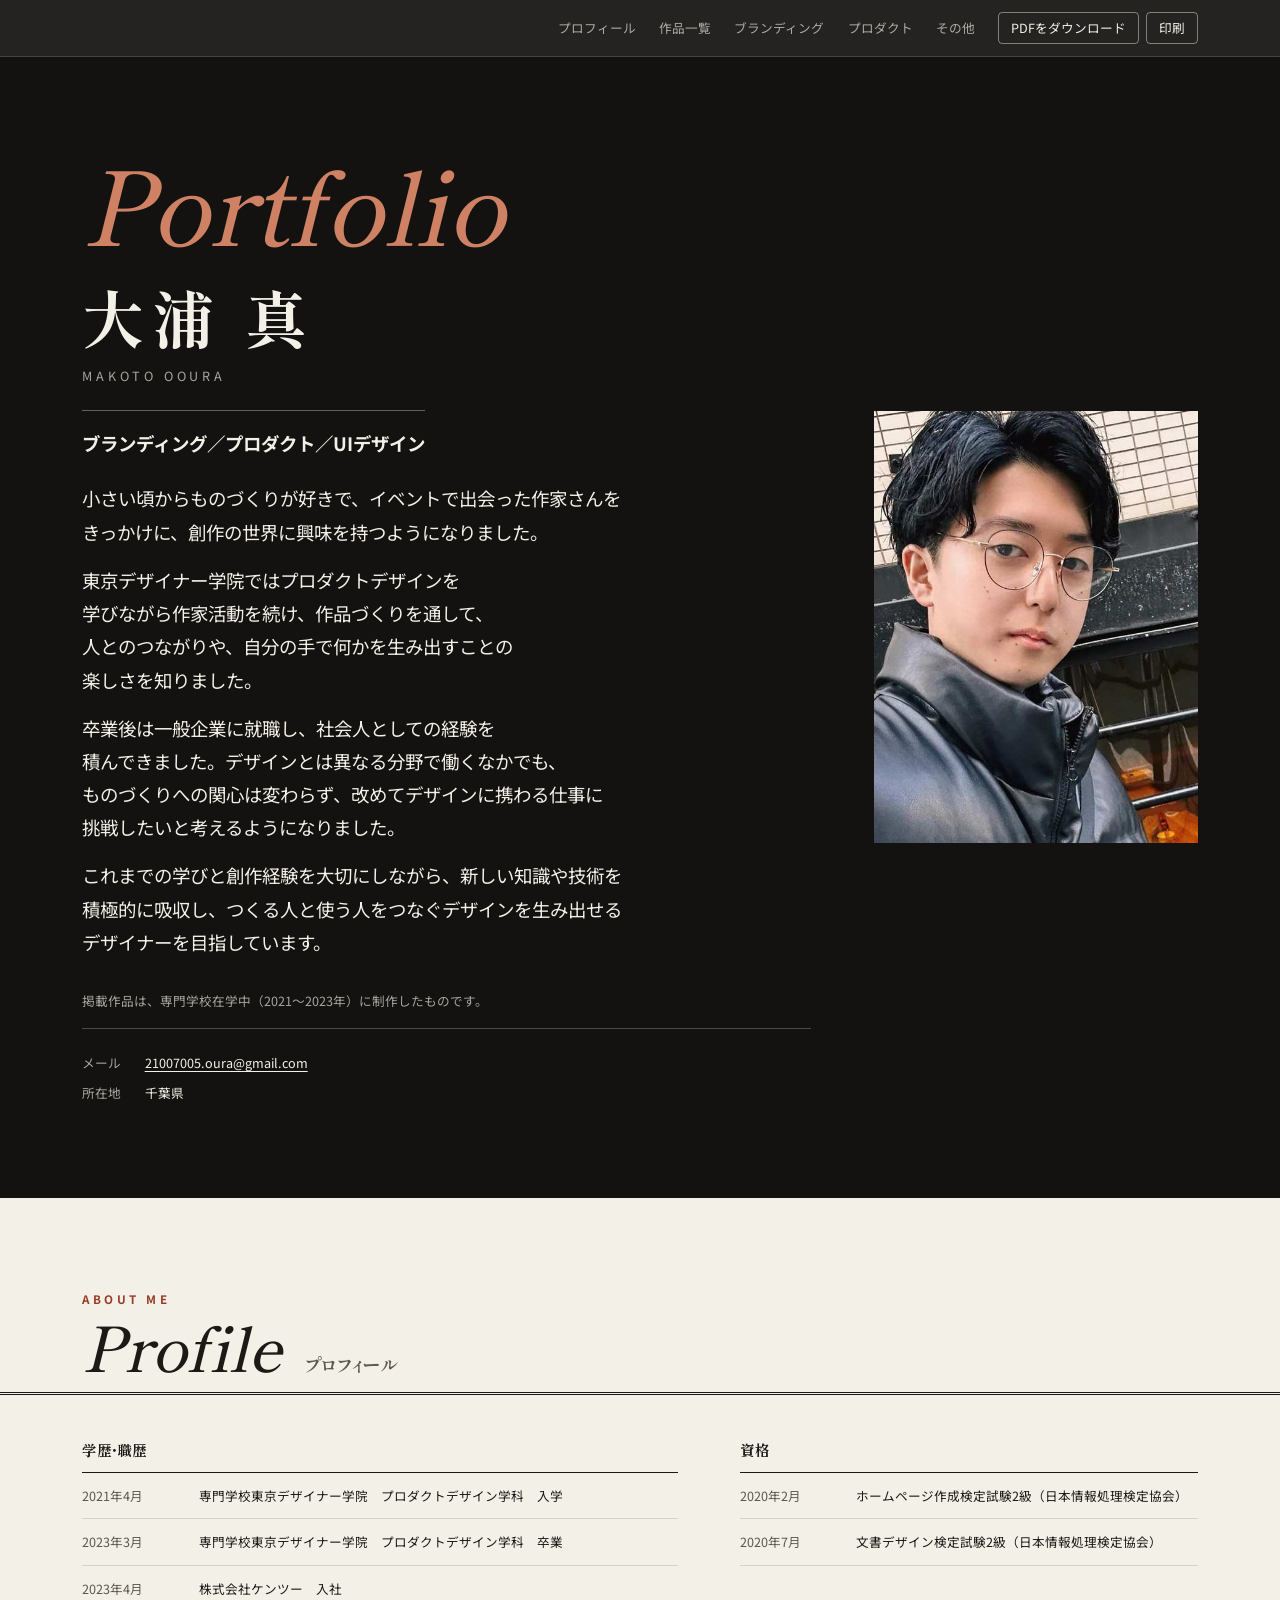
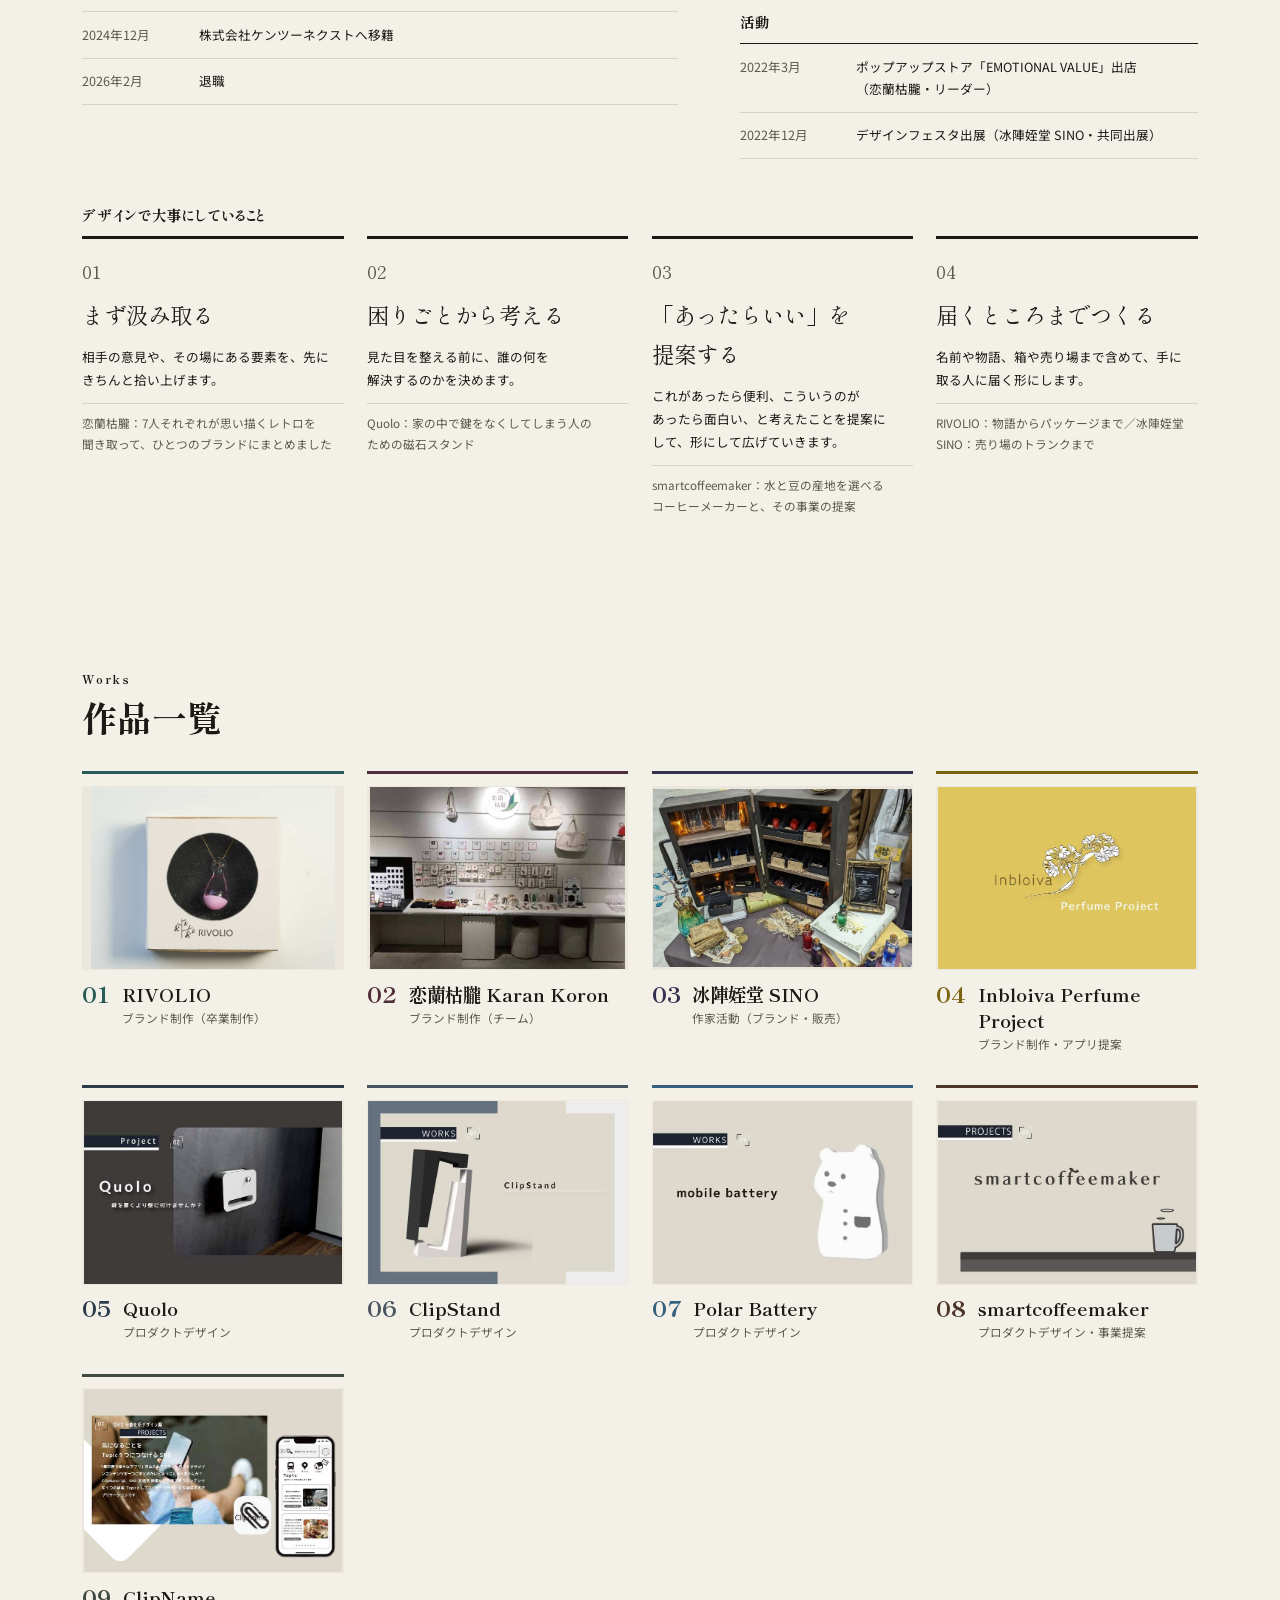
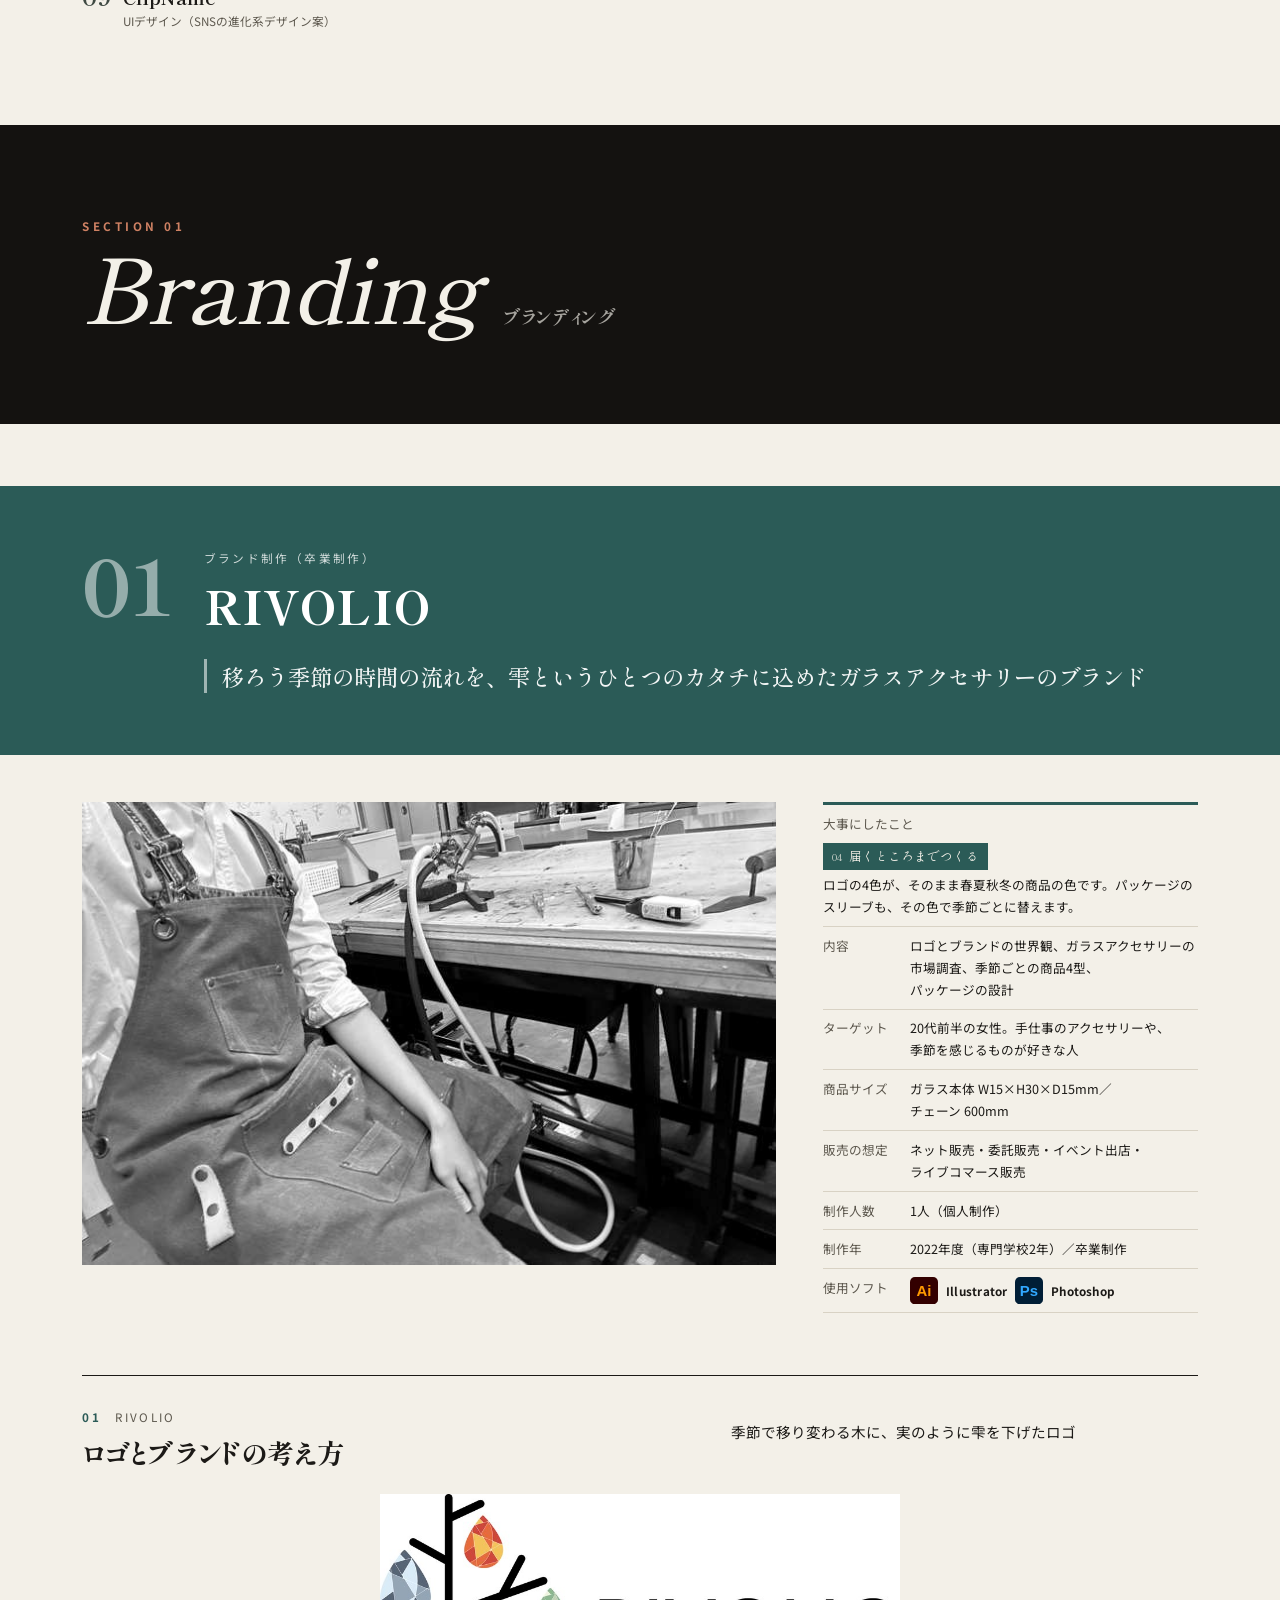
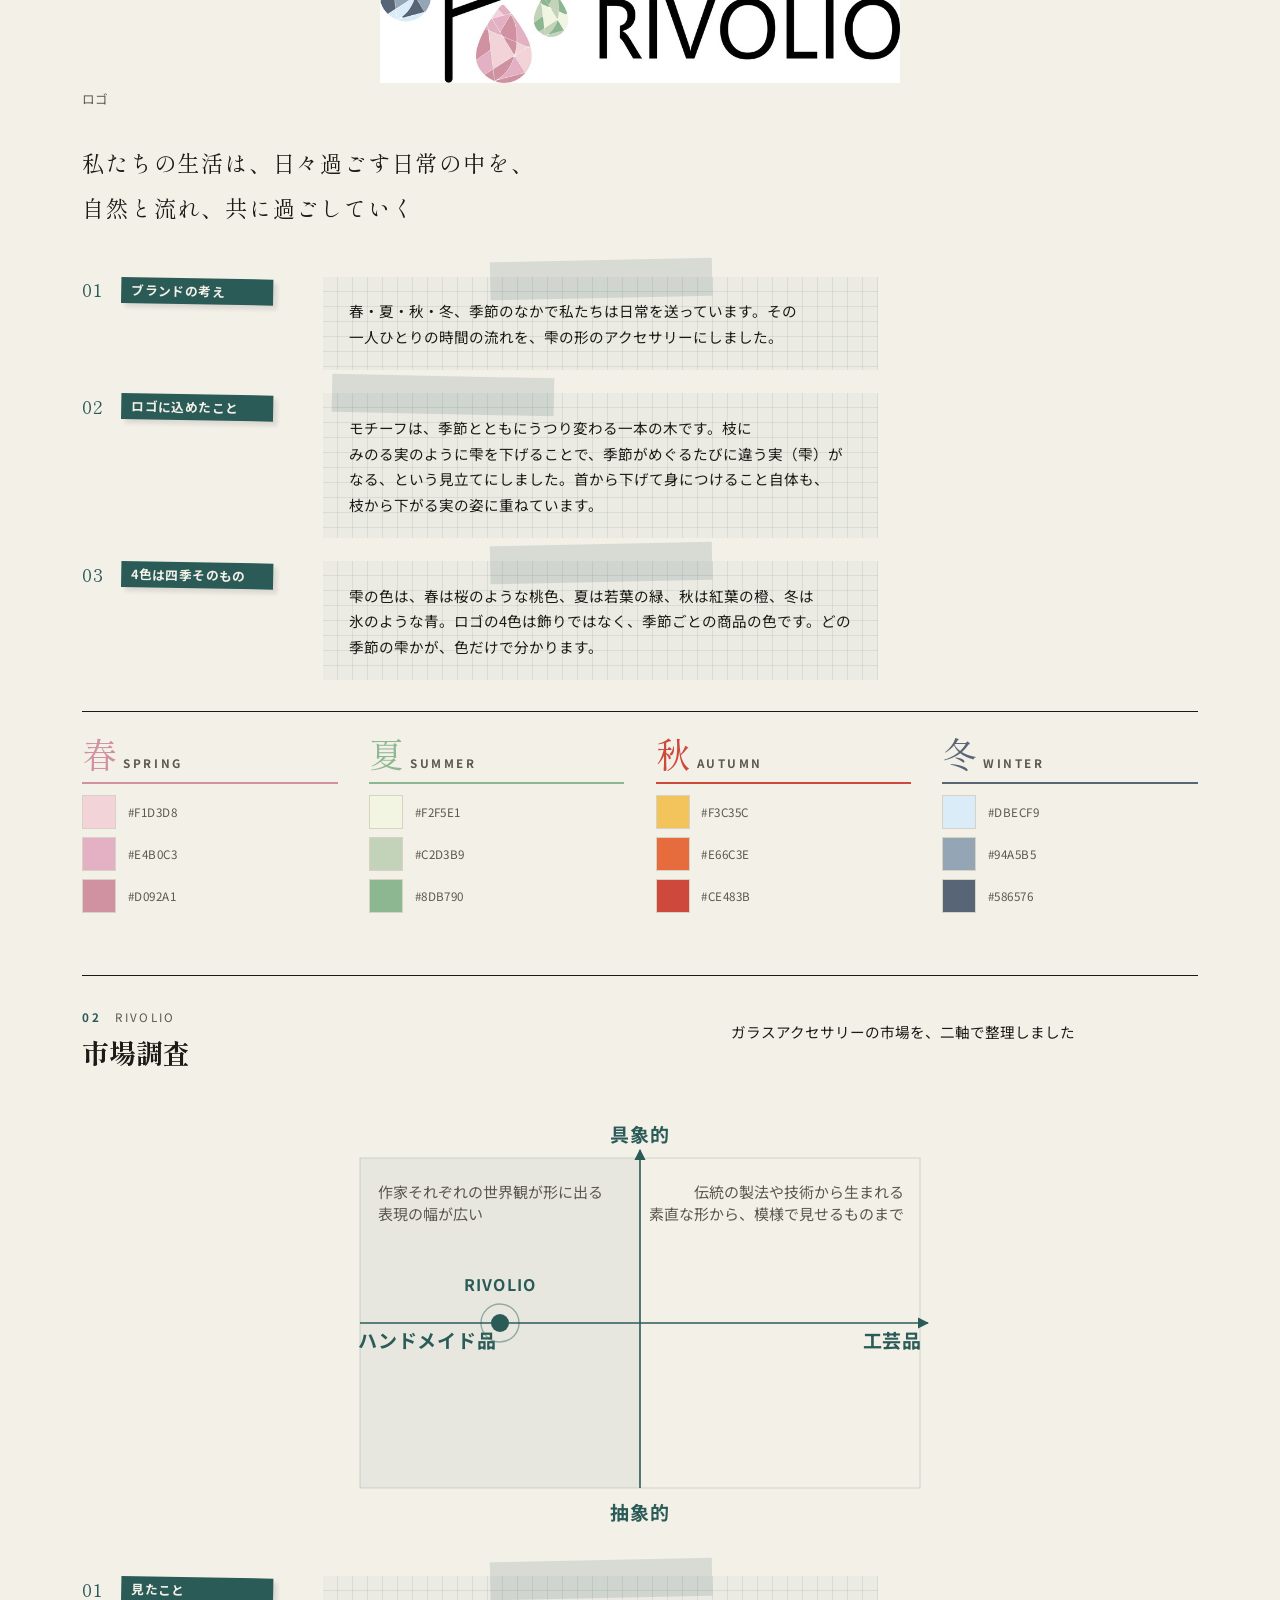
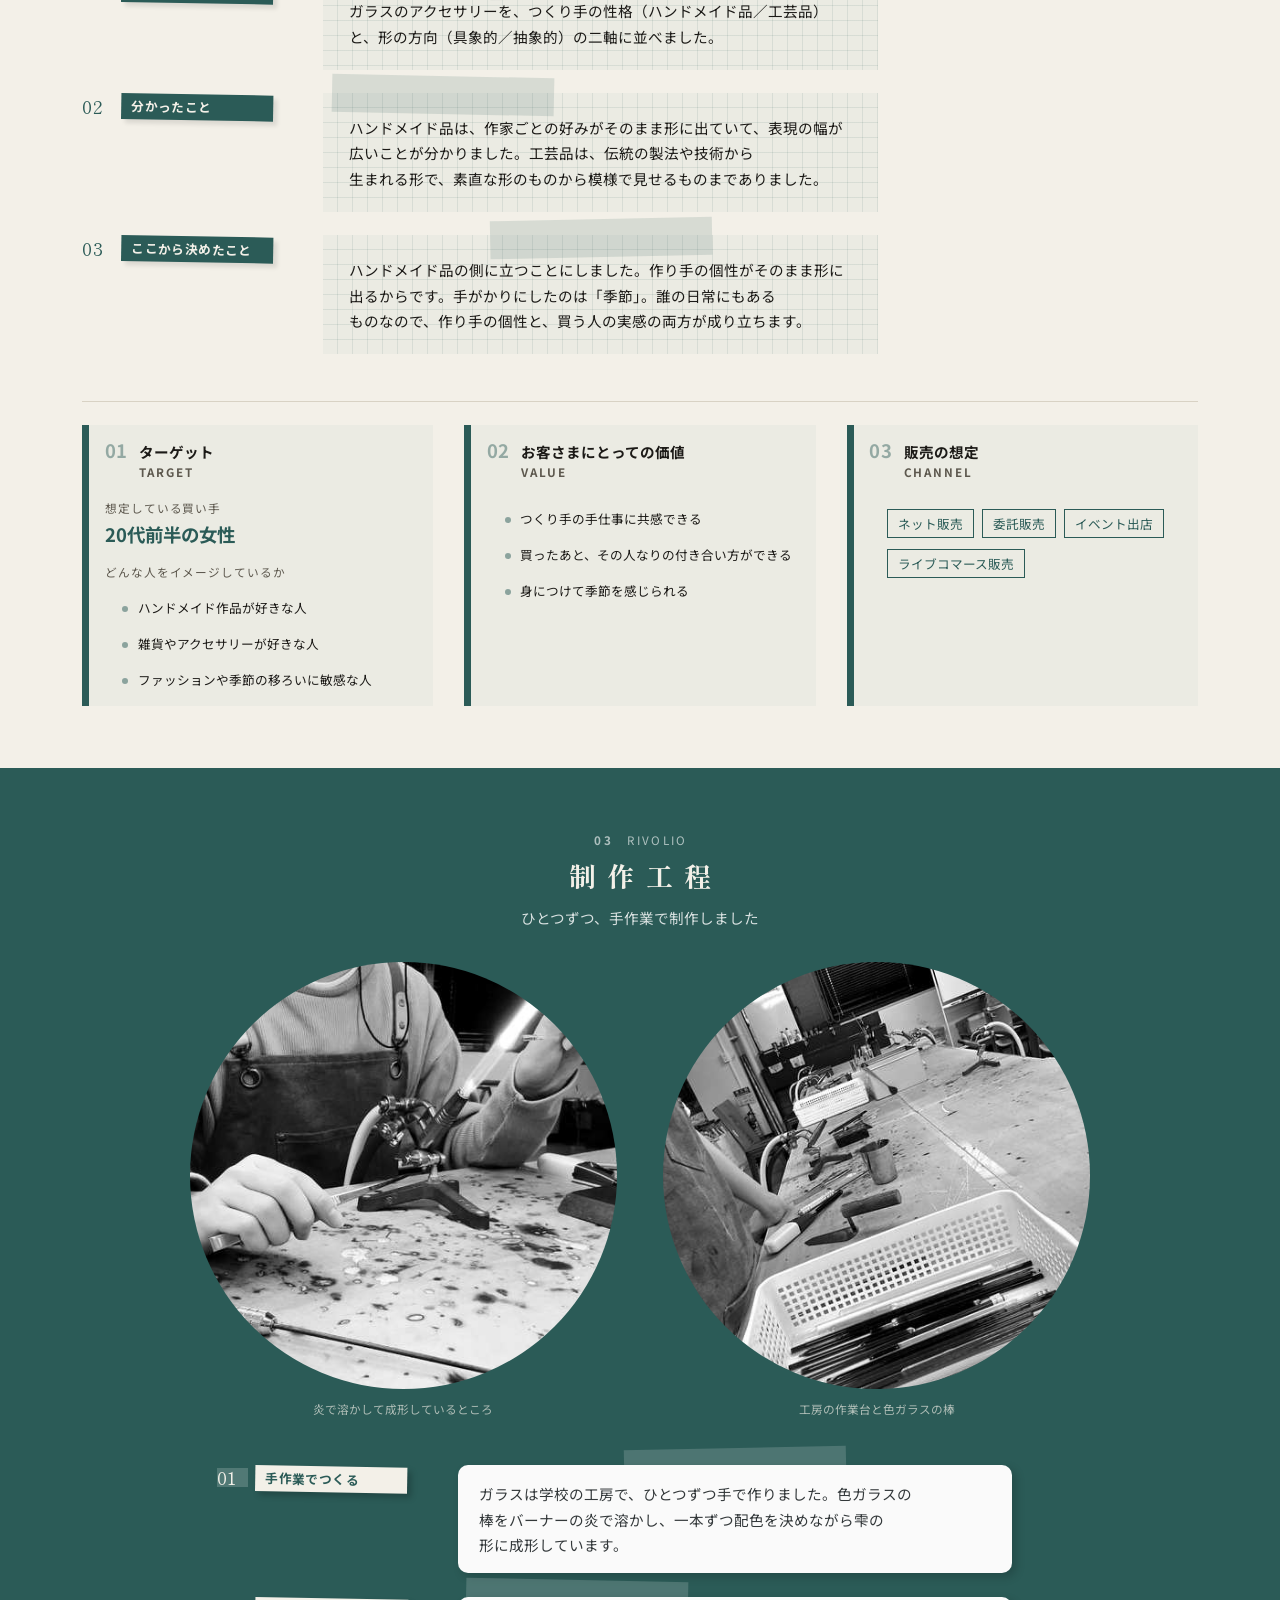
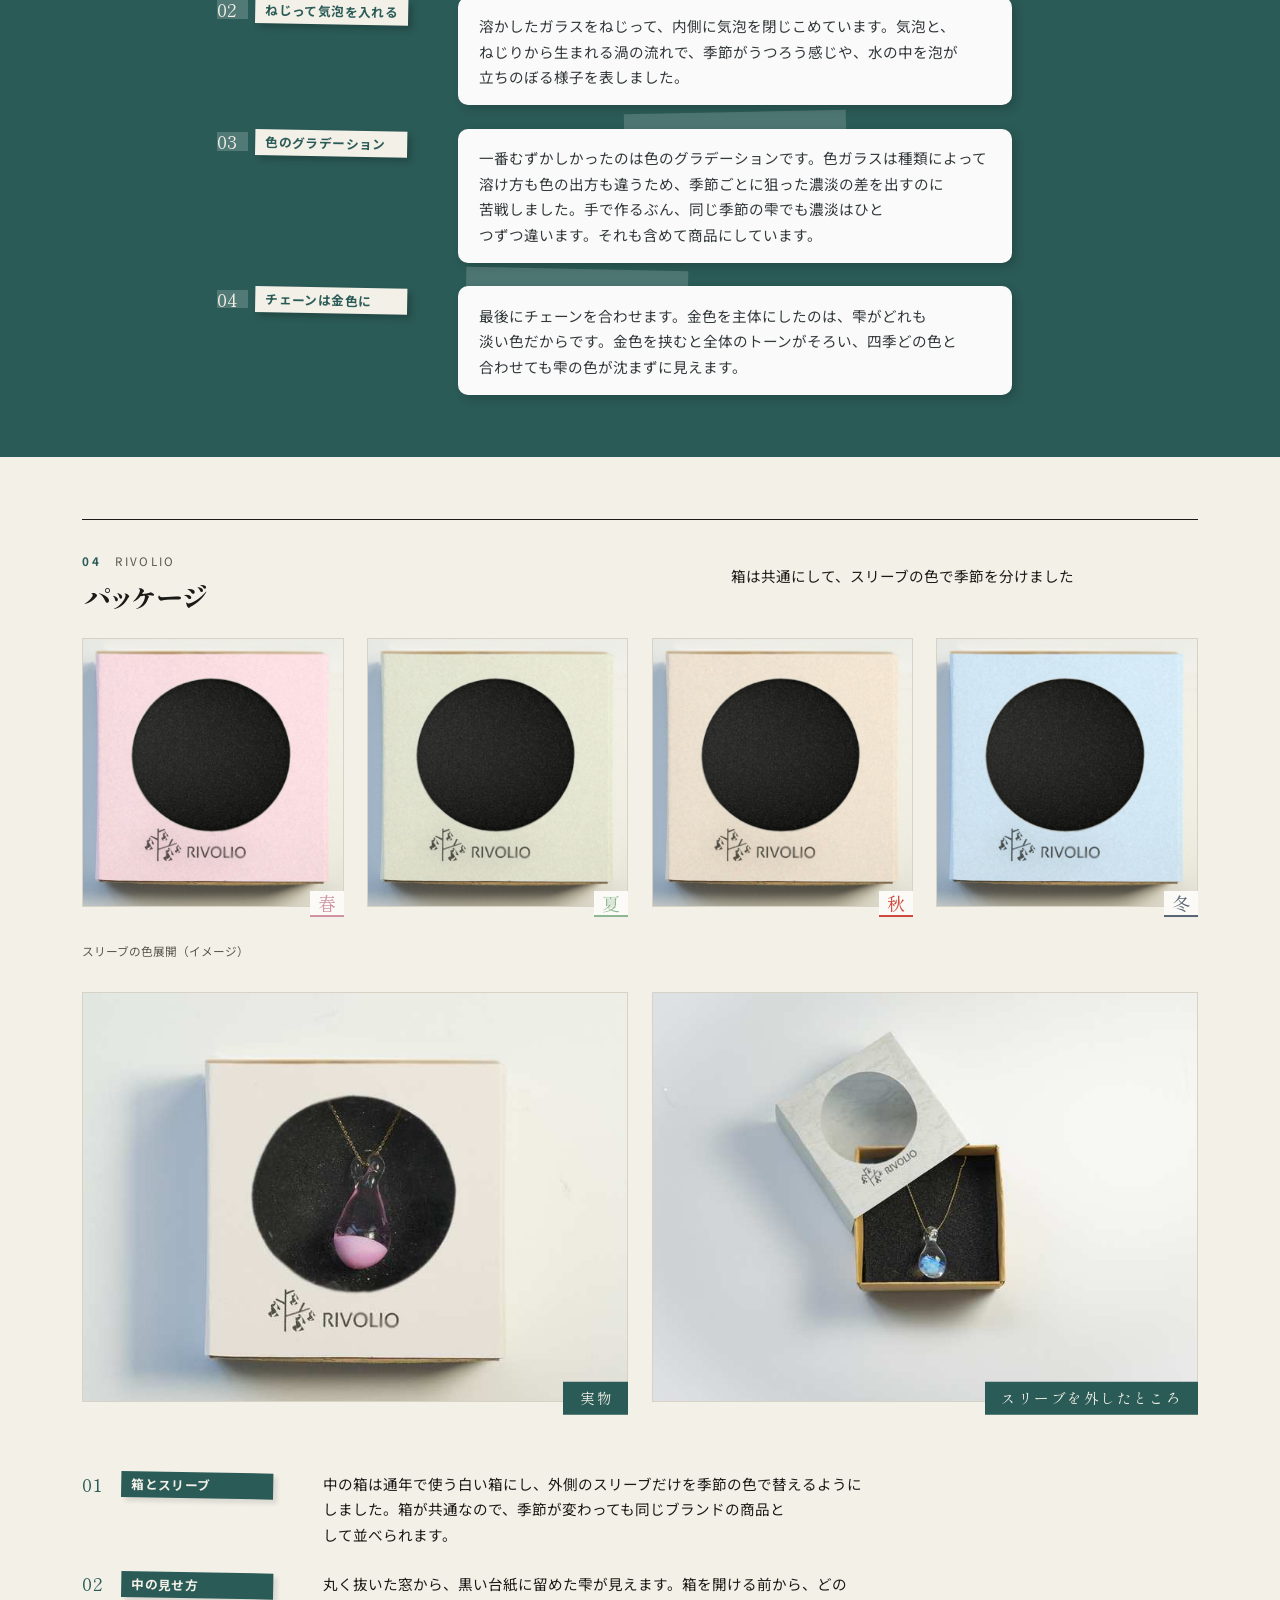
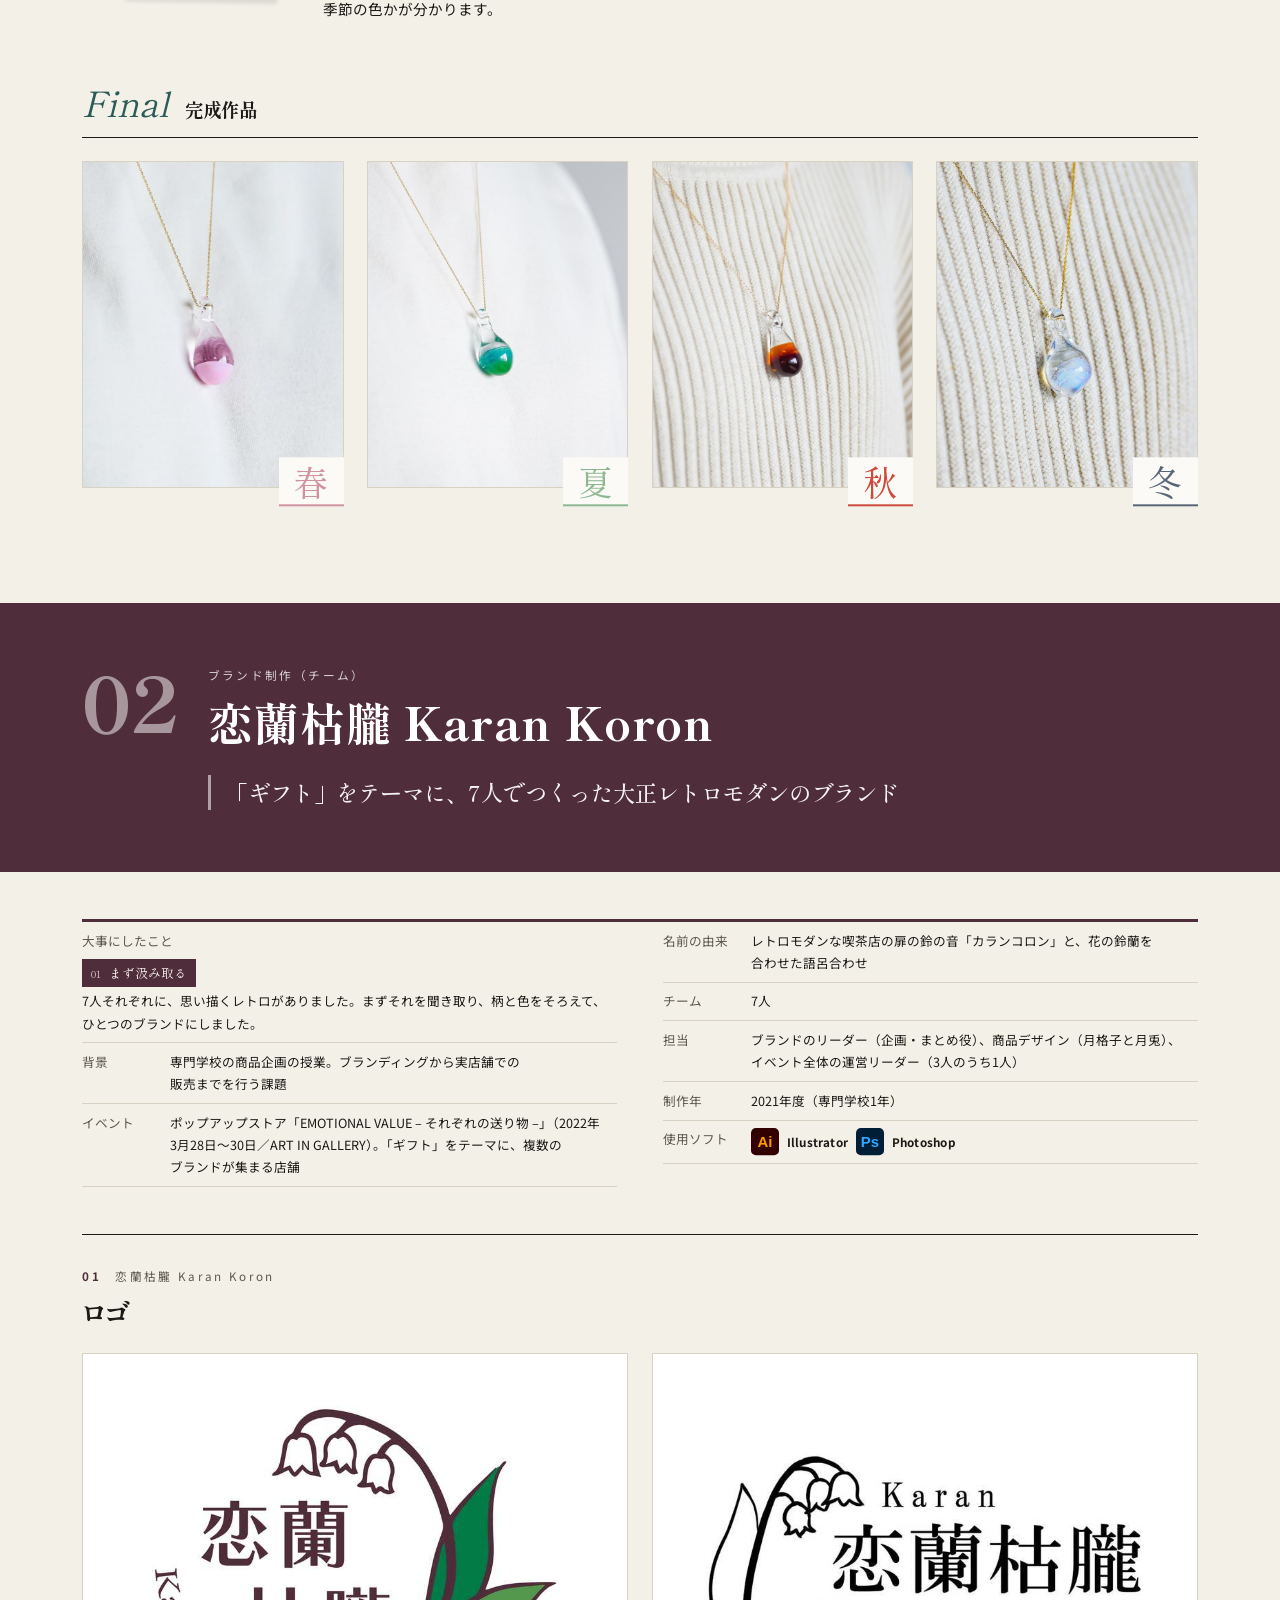
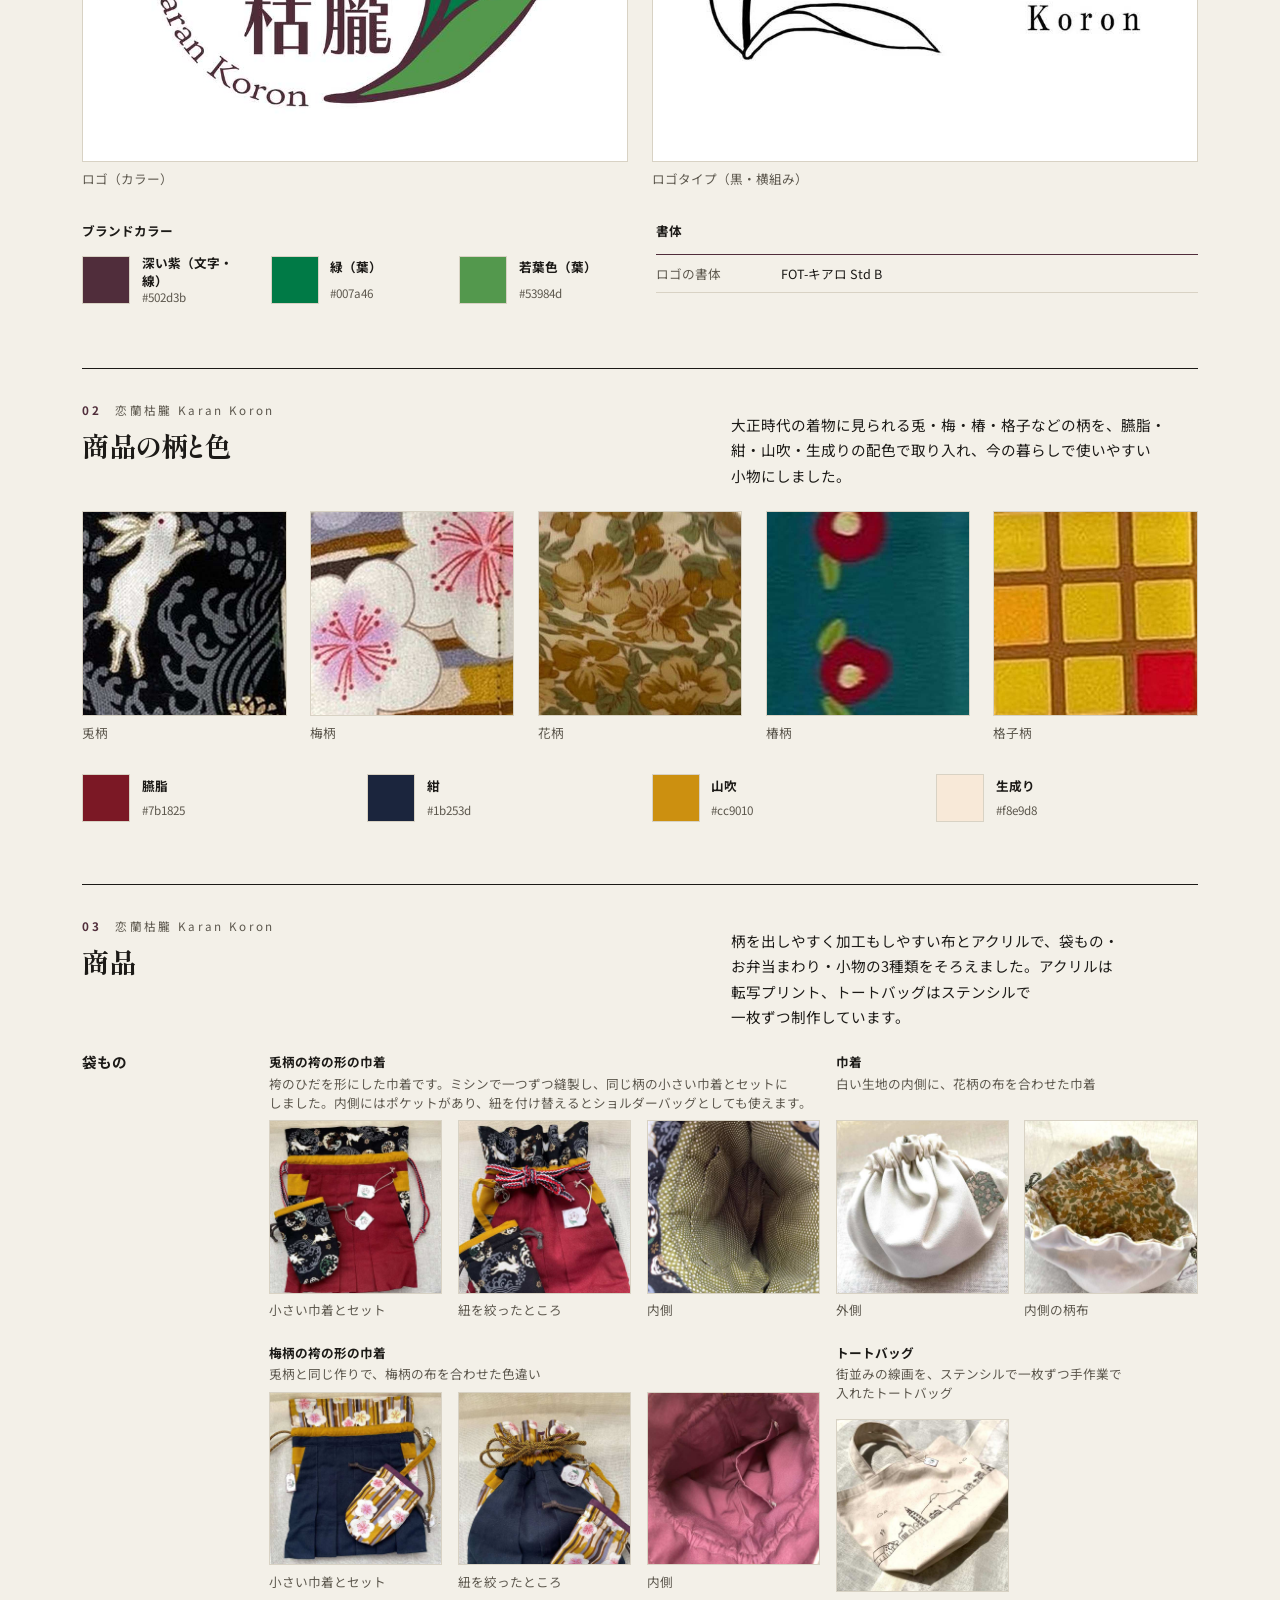
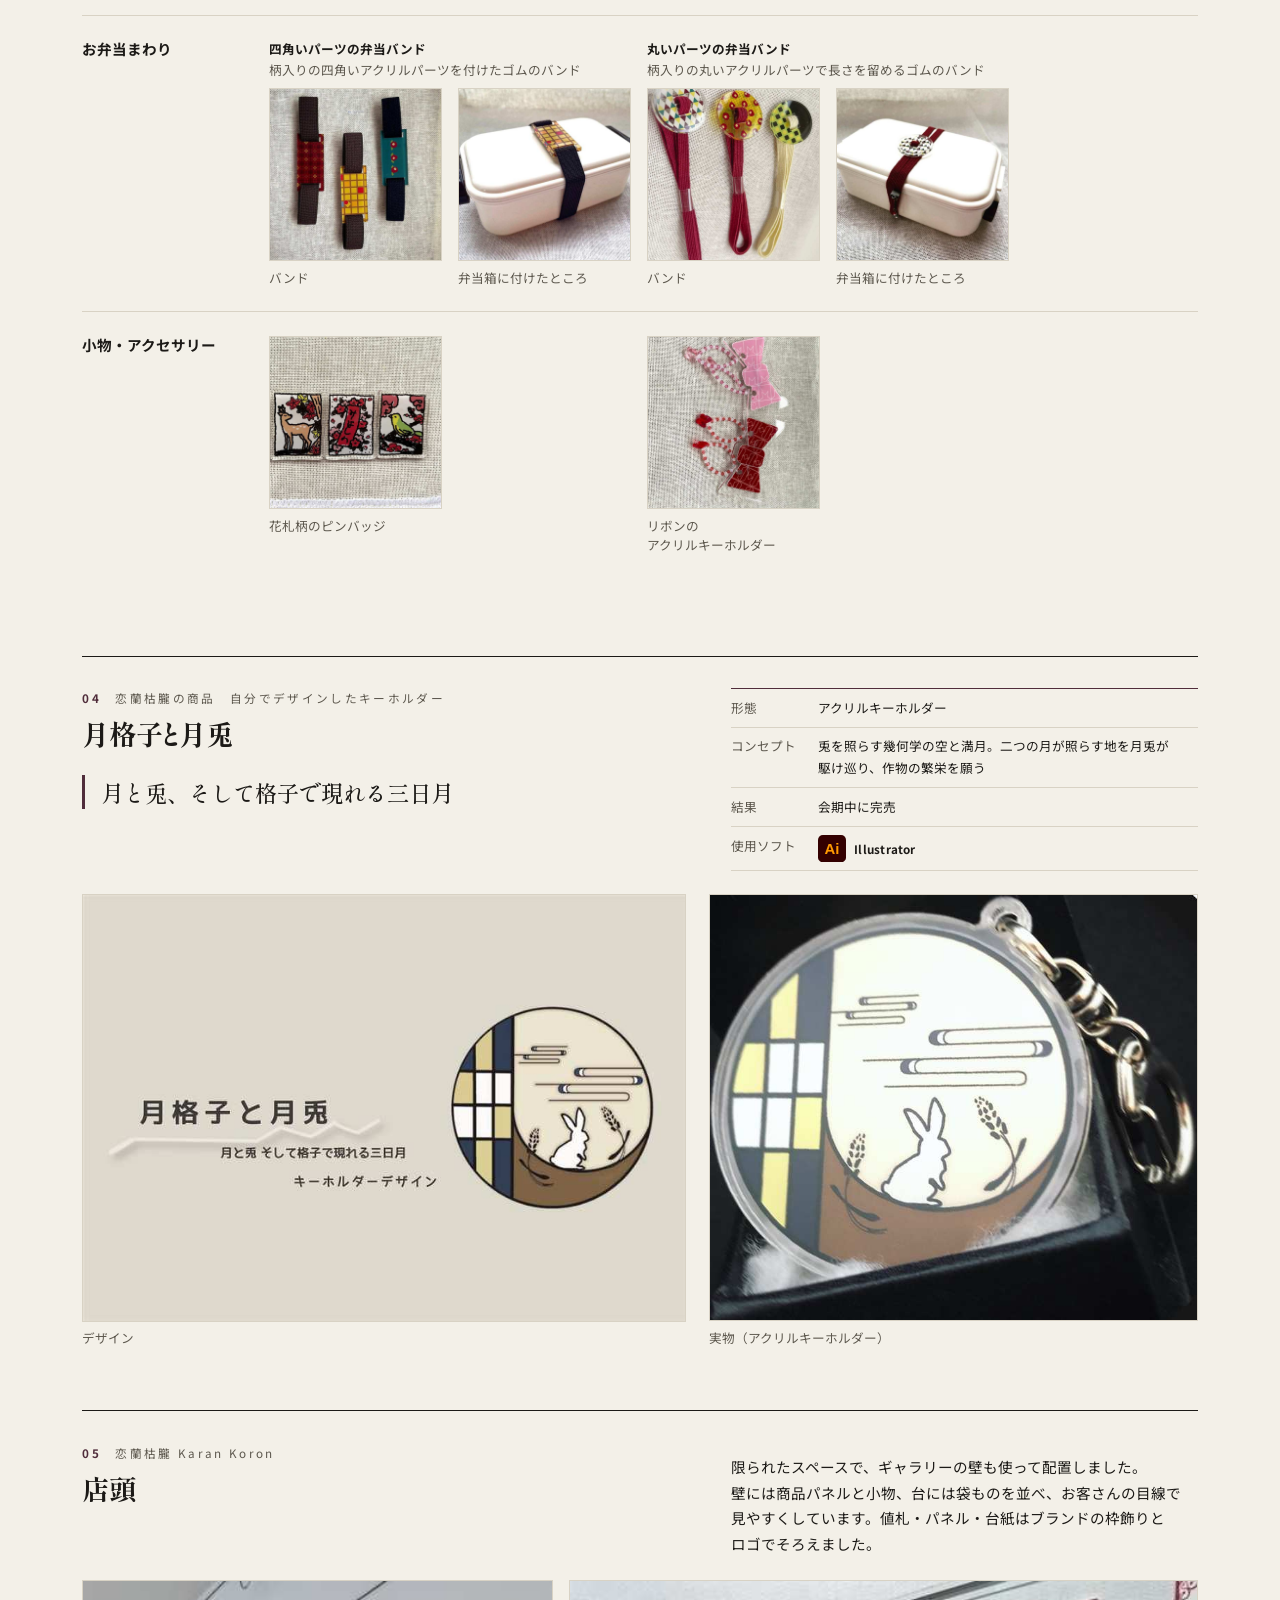
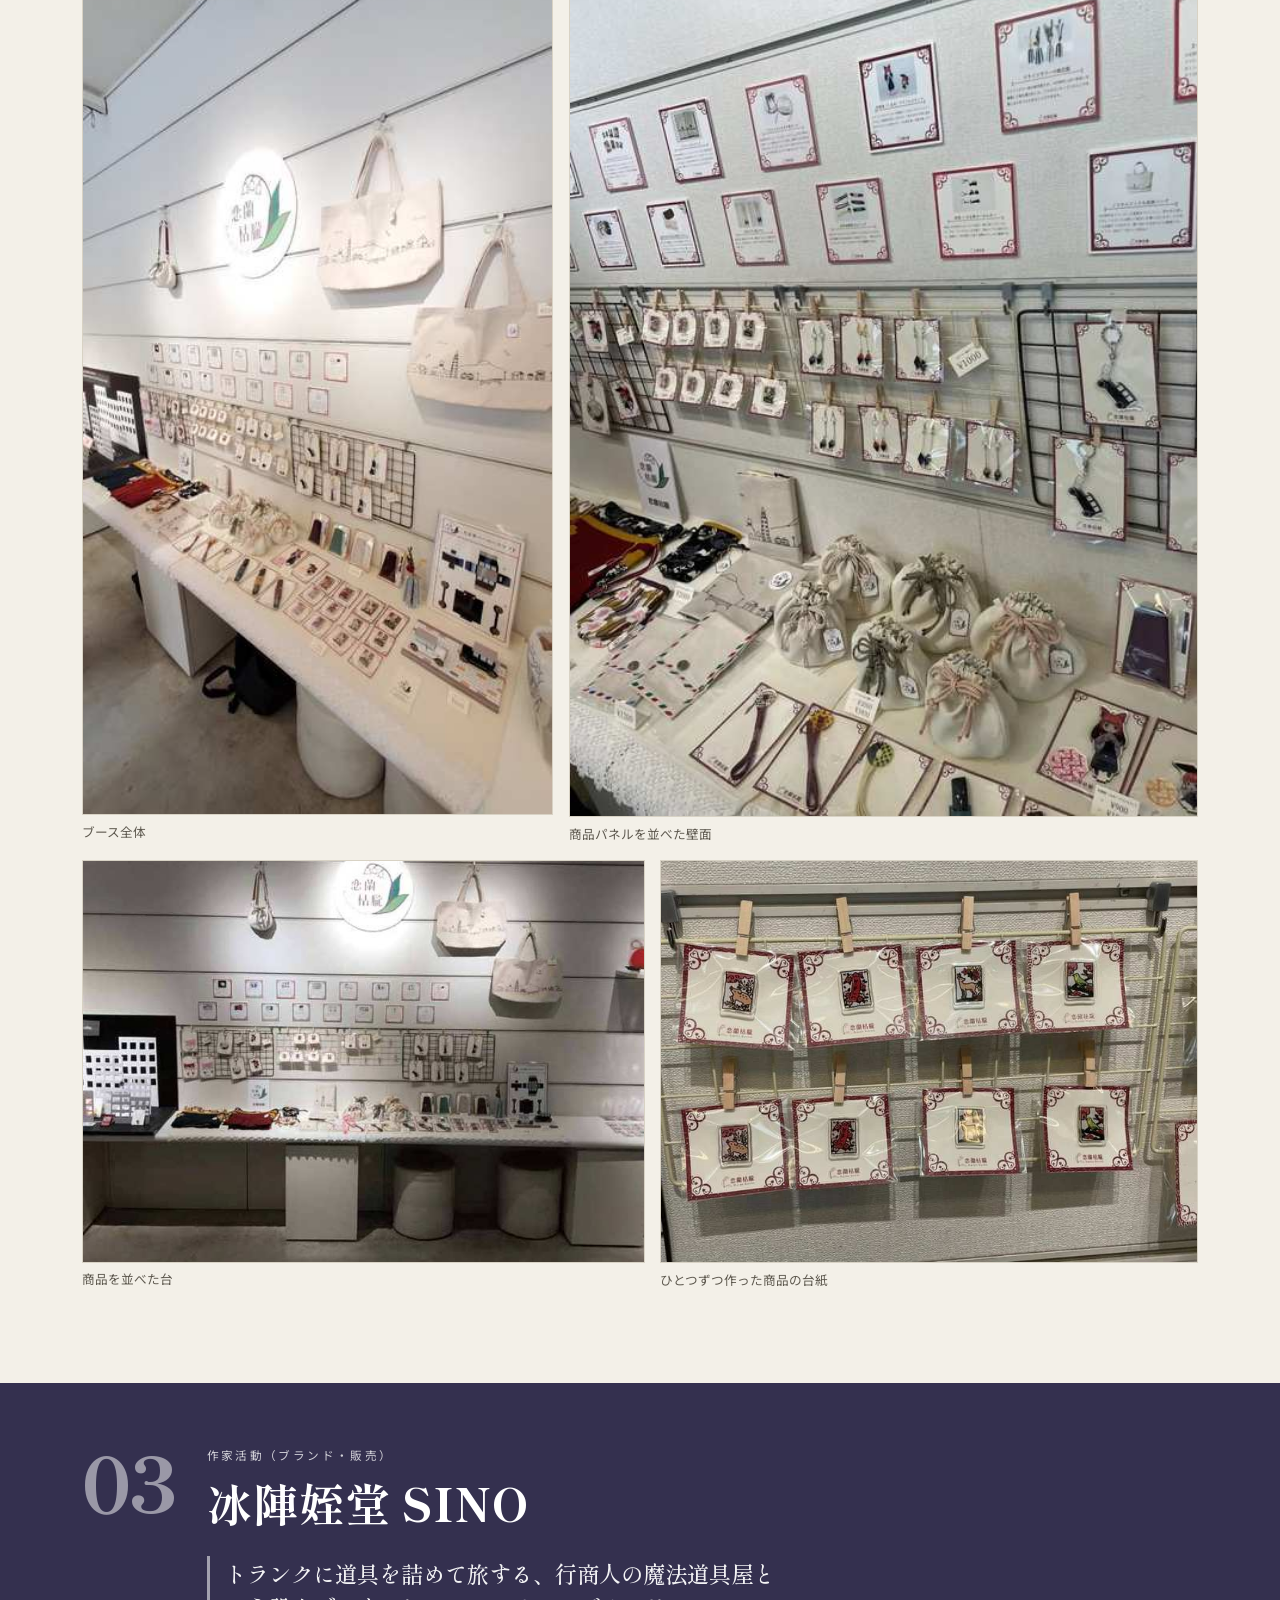
<file: index-print.html>
<!doctype html>
<html lang="ja">
<head>
<meta charset="utf-8">
<meta name="viewport" content="width=device-width, initial-scale=1">
<meta name="robots" content="noindex, nofollow, noimageindex">
<title>大浦 真 ポートフォリオ（PDF用）</title>
<meta name="description" content="大浦 真のポートフォリオ。ブランディング、プロダクトデザイン、UIデザインの作品">
<link rel="preconnect" href="https://fonts.googleapis.com">
<link rel="preconnect" href="https://fonts.gstatic.com" crossorigin>
<link rel="stylesheet" href="https://fonts.googleapis.com/css2?family=Shippori+Mincho:wght@500;700;800&family=Noto+Sans+JP:wght@400;500;700&display=swap">
<link rel="stylesheet" href="styles.css?v=ebcda78d">
</head>
<body>

<header class="site-bar">
  <nav class="wrap bar-inner" aria-label="ページ内の移動">
    <ul class="bar-links">
      <li><a href="#profile">プロフィール</a></li>
      <li><a href="#works">作品一覧</a></li>
      <li><a href="#branding">ブランディング</a></li>
      <li><a href="#product">プロダクト</a></li>
      <li><a href="#others">その他</a></li>
    </ul>
    <div class="bar-actions">
      <a class="btn btn--primary" href="makoto-ooura-portfolio.pdf" download="大浦真_ポートフォリオ.pdf">PDFをダウンロード</a>
      <button type="button" class="btn" id="print-btn">印刷</button>
    </div>
  </nav>
</header>

<main id="top" class="wrap">

  <section class="cover" aria-labelledby="name">
    <div class="cover-main">
      <p class="cover-word" aria-hidden="true">Portfolio</p>
      <h1 class="name" id="name">大浦 真</h1>
      <p class="name-en">Makoto Ooura</p>
      <p class="role">ブランディング／プロダクト／UIデザイン</p>
      <p class="cover-intro">小さい頃からものづくりが好きで、イベントで出会った作家さんをきっかけに、創作の世界に興味を持つようになりました。</p>
      <p class="cover-intro">東京デザイナー学院ではプロダクトデザインを学びながら作家活動を続け、作品づくりを通して、人とのつながりや、自分の手で何かを生み出すことの楽しさを知りました。</p>
      <p class="cover-intro">卒業後は一般企業に就職し、社会人としての経験を積んできました。デザインとは異なる分野で働くなかでも、<span class="nobr">ものづくり</span>への関心は変わらず、改めてデザインに携わる仕事に挑戦したいと考えるようになりました。</p>
      <p class="cover-intro">これまでの学びと創作経験を大切にしながら、新しい知識や技術を積極的に吸収し、つくる人と使う人をつなぐデザインを生み出せるデザイナーを目指しています。</p>
      <p class="cover-note">掲載作品は、専門学校在学中（2021〜2023年）に制作したものです。</p>
      <dl class="contact">
        <dt>メール</dt>
        <dd><a href="mailto:21007005.oura@gmail.com">21007005.oura@gmail.com</a></dd>
        <dt>所在地</dt>
        <dd>千葉県</dd>
      </dl>
    </div>
    <figure class="cover-visual">
      <img src="works-lite/profile.jpg" width="740" height="986" alt="大浦 真">
    </figure>
  </section>

  <section class="block profile profile--first" id="profile" aria-labelledby="profile-h">
    <h2 class="group-h group-h--light" id="profile-h"><span class="sec-no">About me</span><span class="sec-en">Profile</span><span class="sec-ja">プロフィール</span></h2>
    <div class="profile-body">
      <div>
        <h3 class="sub-h">学歴・職歴</h3>
        <dl class="history">
          <div><dt>2021年4月</dt><dd>専門学校東京デザイナー学院　プロダクトデザイン学科　入学</dd></div>
          <div><dt>2023年3月</dt><dd>専門学校東京デザイナー学院　プロダクトデザイン学科　卒業</dd></div>
          <div><dt>2023年4月</dt><dd>株式会社ケンツー　入社</dd></div>
          <div><dt>2024年12月</dt><dd>株式会社ケンツーネクストへ移籍</dd></div>
          <div><dt>2026年2月</dt><dd>退職</dd></div>
        </dl>
      </div>
      <div>
        <h3 class="sub-h">資格</h3>
        <dl class="history">
          <div><dt>2020年2月</dt><dd>ホームページ作成検定試験2級（日本情報処理検定協会）</dd></div>
          <div><dt>2020年7月</dt><dd>文書デザイン検定試験2級（日本情報処理検定協会）</dd></div>
        </dl>
        <h3 class="sub-h">活動</h3>
        <dl class="history">
          <div><dt>2022年3月</dt><dd>ポップアップストア「EMOTIONAL VALUE」出店（恋蘭枯朧・リーダー）</dd></div>
          <div><dt>2022年12月</dt><dd>デザインフェスタ出展（冰陣姪堂 SINO・共同出展）</dd></div>
        </dl>
      </div>
    </div>
    <div class="values">
      <h3 class="sub-h">デザインで大事にしていること</h3>
      <ol class="values-list">
        <li><span class="values-no">01</span><strong>まず汲み取る</strong>
          <p>相手の意見や、その場にある要素を、先にきちんと拾い上げます。</p>
          <p class="values-ex">恋蘭枯朧：7人それぞれが思い描くレトロを聞き取って、ひとつのブランドにまとめました</p></li>
        <li><span class="values-no">02</span><strong>困りごとから考える</strong>
          <p>見た目を整える前に、誰の何を解決するのかを決めます。</p>
          <p class="values-ex">Quolo：家の中で鍵をなくしてしまう人のための磁石スタンド</p></li>
        <li><span class="values-no">03</span><strong>「あったらいい」を提案する</strong>
          <p>これがあったら便利、こういうのがあったら面白い、と考えたことを提案にして、形にして広げていきます。</p>
          <p class="values-ex">smartcoffeemaker：水と豆の産地を選べるコーヒーメーカーと、その事業の提案</p></li>
        <li><span class="values-no">04</span><strong>届くところまでつくる</strong>
          <p>名前や物語、箱や売り場まで含めて、手に取る人に届く形にします。</p>
          <p class="values-ex">RIVOLIO：物語からパッケージまで／冰陣姪堂 SINO：売り場のトランクまで</p></li>
      </ol>
    </div>
  </section>

  <section class="index" id="works" aria-labelledby="works-h">
    <h2 class="index-h" id="works-h"><span class="sec-en">Works</span>作品一覧</h2>
    <ol class="index-list">
      <li style="--w:#2b5b57"><a href="#w-rivolio"><img src="works-lite/rivolio-pkg-01.jpg" width="1701" height="1276" alt=""><span class="index-no">01</span><span class="index-title">RIVOLIO</span><span class="index-kind">ブランド制作（卒業制作）</span></a></li>
      <li style="--w:#502d3b"><a href="#w-koiran"><img src="works-lite/koiran-booth.jpg" width="1800" height="1289" alt=""><span class="index-no">02</span><span class="index-title">恋蘭枯朧 Karan Koron</span><span class="index-kind">ブランド制作（チーム）</span></a></li>
      <li style="--w:#34304f"><a href="#w-sino"><img src="works-lite/sino-booth.jpg" width="1024" height="702" alt=""><span class="index-no">03</span><span class="index-title">冰陣姪堂 SINO</span><span class="index-kind">作家活動（ブランド・販売）</span></a></li>
      <li style="--w:#7a6410"><a href="#w-inbloiva"><img src="works-lite/inbloiva-01.jpg" width="1800" height="1273" alt=""><span class="index-no">04</span><span class="index-title">Inbloiva Perfume Project</span><span class="index-kind">ブランド制作・アプリ提案</span></a></li>
      <li style="--w:#2c3a4a"><a href="#w-quolo"><img src="works-lite/quolo-01.jpg" width="1800" height="1273" alt=""><span class="index-no">05</span><span class="index-title">Quolo</span><span class="index-kind">プロダクトデザイン</span></a></li>
      <li style="--w:#4a5560"><a href="#w-clipstand"><img src="works-lite/clipstand-01.jpg" width="1800" height="1273" alt=""><span class="index-no">06</span><span class="index-title">ClipStand</span><span class="index-kind">プロダクトデザイン</span></a></li>
      <li style="--w:#35607d"><a href="#w-polar"><img src="works-lite/battery-01.jpg" width="1800" height="1273" alt=""><span class="index-no">07</span><span class="index-title">Polar Battery</span><span class="index-kind">プロダクトデザイン</span></a></li>
      <li style="--w:#4a3527"><a href="#w-coffee"><img src="works-lite/coffee-01.jpg" width="1800" height="1273" alt=""><span class="index-no">08</span><span class="index-title">smartcoffeemaker</span><span class="index-kind">プロダクトデザイン・事業提案</span></a></li>
      <li style="--w:#3f4a43"><a href="#w-sns"><img src="works-lite/snsapp-01.jpg" width="1800" height="1273" alt=""><span class="index-no">09</span><span class="index-title">ClipName</span><span class="index-kind">UIデザイン（SNSの進化系デザイン案）</span></a></li>
    </ol>
  </section>

  <section class="block group" id="branding" aria-labelledby="branding-h">
    <h2 class="group-h" id="branding-h"><span class="sec-no">Section 01</span><span class="sec-en">Branding</span><span class="sec-ja">ブランディング</span></h2>

    <article class="work" id="w-rivolio" aria-labelledby="rivolio-h" style="--w:#2b5b57;--w-rgb:43, 91, 87">
      <header class="work-band">
        <p class="work-no" aria-hidden="true">01</p>
        <div class="work-title">
          <p class="work-kind">ブランド制作（卒業制作）</p>
          <h3 id="rivolio-h">RIVOLIO</h3>
          <p class="work-lead">移ろう季節の時間の流れを、雫というひとつのカタチに込めたガラスアクセサリーのブランド</p>
        </div>
      </header>
      <div class="work-intro">
        <figure class="work-hero"><img src="works-lite/rivolio-make-03.jpg" width="1800" height="1200" alt="RIVOLIO ガラスをつくる工房"></figure>
        <dl class="work-meta">
          <div class="meta-value"><dt>大事にしたこと</dt><dd><a class="value-tag" href="#profile"><span>04</span>届くところまでつくる</a><span class="value-text">ロゴの4色が、そのまま春夏秋冬の商品の色です。パッケージのスリーブも、その色で季節ごとに替えます。</span></dd></div>
          <div><dt>内容</dt><dd>ロゴとブランドの世界観、ガラスアクセサリーの市場調査、季節ごとの商品4型、パッケージの設計</dd></div>
          <div><dt>ターゲット</dt><dd>20代前半の女性。手仕事のアクセサリーや、季節を感じるものが好きな人</dd></div>
          <div><dt>商品サイズ</dt><dd>ガラス本体 W15×H30×D15mm／チェーン 600mm</dd></div>
          <div><dt>販売の想定</dt><dd>ネット販売・委託販売・イベント出店・ライブコマース販売</dd></div>
          <div><dt>制作人数</dt><dd>1人（個人制作）</dd></div>
          <div><dt>制作年</dt><dd>2022年度（専門学校2年）／卒業制作</dd></div>
          <div><dt>使用ソフト</dt><dd><ul class="soft-list"><li class="soft-badge soft-badge--icon"><svg class="soft-icon" viewBox="0 0 240 234" aria-hidden="true"><rect width="240" height="234" rx="42" fill="#330000"/><text x="120" y="160" text-anchor="middle" font-family="Segoe UI, Arial, sans-serif" font-size="128" font-weight="600" fill="#ff9a00">Ai</text></svg><span>Illustrator</span></li><li class="soft-badge soft-badge--icon"><svg class="soft-icon" viewBox="0 0 240 234" aria-hidden="true"><rect width="240" height="234" rx="42" fill="#001e36"/><text x="120" y="160" text-anchor="middle" font-family="Segoe UI, Arial, sans-serif" font-size="128" font-weight="600" fill="#31a8ff">Ps</text></svg><span>Photoshop</span></li></ul></dd></div>
        </dl>
      </div>
      <section class="work-sub work-sub--gen" aria-labelledby="rivolio-s1">
        <header class="work-sub-head">
          <div><p class="work-kind"><span class="cap-no">01</span>　RIVOLIO</p><h4 id="rivolio-s1">ロゴとブランドの考え方</h4></div>
          <p class="work-sub-desc">季節で移り変わる木に、実のように雫を下げたロゴ</p>
        </header>
        <div class="work-grid work-grid--secimg">
          <figure class="logo-plain"><img src="works-lite/rivolio-logo.jpg" width="3269" height="1185" alt="RIVOLIO ロゴ"><figcaption>ロゴ</figcaption></figure>
        </div>
        <p class="brand-lines">私たちの生活は、日々過ごす日常の中を、<br>自然と流れ、共に過ごしていく</p>
        <div class="sec-prose">
          <h5 class="spec-h"><span class="spec-no">01</span><span class="spec-ja">ブランドの考え</span></h5>
          <div class="prose-note"><span class="prose-note-bar" aria-hidden="true"></span><p>春・夏・秋・冬、季節のなかで私たちは日常を送っています。その一人ひとりの時間の流れを、雫の形のアクセサリーにしました。</p></div>
          <h5 class="spec-h"><span class="spec-no">02</span><span class="spec-ja">ロゴに込めたこと</span></h5>
          <div class="prose-note prose-note--flip"><span class="prose-note-bar" aria-hidden="true"></span><p>モチーフは、季節とともにうつり変わる一本の木です。枝にみのる実のように雫を下げることで、季節がめぐるたびに違う実（雫）がなる、という見立てにしました。首から下げて身につけること自体も、枝から下がる実の姿に重ねています。</p></div>
          <h5 class="spec-h"><span class="spec-no">03</span><span class="spec-ja">4色は四季そのもの</span></h5>
          <div class="prose-note"><span class="prose-note-bar" aria-hidden="true"></span><p>雫の色は、春は桜のような桃色、夏は若葉の緑、秋は紅葉の橙、冬は氷のような青。ロゴの4色は飾りではなく、季節ごとの商品の色です。どの季節の雫かが、色だけで分かります。</p></div>
        </div>
        <div class="colorways">
          <div class="cw" style="--cw:#d092a1">
            <h5 class="cw-h"><span class="cw-ja">春</span><span class="cw-en">Spring</span></h5>
            <ul class="cw-tones">
              <li><span class="swatch" style="background:#f1d3d8"></span><span class="swatch-hex">#F1D3D8</span></li>
              <li><span class="swatch" style="background:#e4b0c3"></span><span class="swatch-hex">#E4B0C3</span></li>
              <li><span class="swatch" style="background:#d092a1"></span><span class="swatch-hex">#D092A1</span></li>
            </ul>
          </div>
          <div class="cw" style="--cw:#8db790">
            <h5 class="cw-h"><span class="cw-ja">夏</span><span class="cw-en">Summer</span></h5>
            <ul class="cw-tones">
              <li><span class="swatch" style="background:#f2f5e1"></span><span class="swatch-hex">#F2F5E1</span></li>
              <li><span class="swatch" style="background:#c2d3b9"></span><span class="swatch-hex">#C2D3B9</span></li>
              <li><span class="swatch" style="background:#8db790"></span><span class="swatch-hex">#8DB790</span></li>
            </ul>
          </div>
          <div class="cw" style="--cw:#ce483b">
            <h5 class="cw-h"><span class="cw-ja">秋</span><span class="cw-en">Autumn</span></h5>
            <ul class="cw-tones">
              <li><span class="swatch" style="background:#f3c35c"></span><span class="swatch-hex">#F3C35C</span></li>
              <li><span class="swatch" style="background:#e66c3e"></span><span class="swatch-hex">#E66C3E</span></li>
              <li><span class="swatch" style="background:#ce483b"></span><span class="swatch-hex">#CE483B</span></li>
            </ul>
          </div>
          <div class="cw" style="--cw:#586576">
            <h5 class="cw-h"><span class="cw-ja">冬</span><span class="cw-en">Winter</span></h5>
            <ul class="cw-tones">
              <li><span class="swatch" style="background:#dbecf9"></span><span class="swatch-hex">#DBECF9</span></li>
              <li><span class="swatch" style="background:#94a5b5"></span><span class="swatch-hex">#94A5B5</span></li>
              <li><span class="swatch" style="background:#586576"></span><span class="swatch-hex">#586576</span></li>
            </ul>
          </div>
        </div>
      </section>
      <section class="work-sub work-sub--gen work-sub--split" aria-labelledby="rivolio-s2">
        <header class="work-sub-head">
          <div><p class="work-kind"><span class="cap-no">02</span>　RIVOLIO</p><h4 id="rivolio-s2">市場調査</h4></div>
          <p class="work-sub-desc">ガラスアクセサリーの市場を、二軸で整理しました</p>
        </header>
        <figure class="axis-map"><svg viewBox="0 0 680 428" role="img" aria-label="ガラスのアクセサリーを、ハンドメイド品と工芸品、具象的と抽象的の二軸で整理したマップ" preserveAspectRatio="xMidYMid meet"><defs><marker id="am-ar" viewBox="0 0 10 10" refX="9" refY="5" markerWidth="7" markerHeight="7" orient="auto"><path d="M0 0 L10 5 L0 10 z" fill="#2b5b57"/></marker></defs><rect x="60" y="56" width="280" height="330" fill="#2b5b57" opacity="0.06"/><rect x="60" y="56" width="560" height="330" fill="none" stroke="#2b5b57" stroke-opacity="0.18" stroke-width="1"/><line x1="60" y1="221" x2="628" y2="221" stroke="#2b5b57" stroke-width="1.6" marker-end="url(#am-ar)"/><line x1="340" y1="386" x2="340" y2="48" stroke="#2b5b57" stroke-width="1.6" marker-end="url(#am-ar)"/><text class="am-ax" x="58" y="246" text-anchor="start">ハンドメイド品</text><text class="am-ax" x="622" y="246" text-anchor="end">工芸品</text><text class="am-ax" x="340" y="40" text-anchor="middle">具象的</text><text class="am-ax" x="340" y="418" text-anchor="middle">抽象的</text><text class="am-note" x="78" y="96" text-anchor="start">作家それぞれの世界観が形に出る</text><text class="am-note" x="78" y="118" text-anchor="start">表現の幅が広い</text><text class="am-note" x="604" y="96" text-anchor="end">伝統の製法や技術から生まれる</text><text class="am-note" x="604" y="118" text-anchor="end">素直な形から、模様で見せるものまで</text><circle cx="200" cy="221" r="9" fill="#2b5b57"/><circle cx="200" cy="221" r="19" fill="none" stroke="#2b5b57" stroke-width="1.4" stroke-opacity="0.45"/><text class="am-mark" x="200" y="189" text-anchor="middle">RIVOLIO</text></svg></figure>
        <div class="sec-prose">
          <h5 class="spec-h"><span class="spec-no">01</span><span class="spec-ja">見たこと</span></h5>
          <div class="prose-note"><span class="prose-note-bar" aria-hidden="true"></span><p>ガラスのアクセサリーを、つくり手の性格（ハンドメイド品／工芸品）と、形の方向（具象的／抽象的）の二軸に並べました。</p></div>
          <h5 class="spec-h"><span class="spec-no">02</span><span class="spec-ja">分かったこと</span></h5>
          <div class="prose-note prose-note--flip"><span class="prose-note-bar" aria-hidden="true"></span><p>ハンドメイド品は、作家ごとの好みがそのまま形に出ていて、表現の幅が広いことが分かりました。工芸品は、伝統の製法や技術から生まれる形で、素直な形のものから模様で見せるものまでありました。</p></div>
          <h5 class="spec-h"><span class="spec-no">03</span><span class="spec-ja">ここから決めたこと</span></h5>
          <div class="prose-note"><span class="prose-note-bar" aria-hidden="true"></span><p>ハンドメイド品の側に立つことにしました。作り手の個性がそのまま形に出るからです。手がかりにしたのは「季節」。誰の日常にもあるものなので、作り手の個性と、買う人の実感の両方が成り立ちます。</p></div>
        </div>
        <div class="sec-lists sec-lists--cards">
          <div class="fact">
            <h5 class="fact-h"><span class="fact-no">01</span><span class="fact-ja">ターゲット</span><span class="fact-en">Target</span></h5>
            <p class="fact-label">想定している買い手</p>
            <p class="fact-lead">20代前半の女性</p>
            <p class="fact-label">どんな人をイメージしているか</p>
            <ul class="fact-list">
              <li>ハンドメイド作品が好きな人</li>
              <li>雑貨やアクセサリーが好きな人</li>
              <li>ファッションや季節の移ろいに敏感な人</li>
            </ul>
          </div>
          <div class="fact">
            <h5 class="fact-h"><span class="fact-no">02</span><span class="fact-ja">お客さまにとっての価値</span><span class="fact-en">Value</span></h5>
            <ul class="fact-list">
              <li>つくり手の手仕事に共感できる</li>
              <li>買ったあと、その人なりの付き合い方ができる</li>
              <li>身につけて季節を感じられる</li>
            </ul>
          </div>
          <div class="fact">
            <h5 class="fact-h"><span class="fact-no">03</span><span class="fact-ja">販売の想定</span><span class="fact-en">Channel</span></h5>
            <ul class="fact-tags">
              <li>ネット販売</li>
              <li>委託販売</li>
              <li>イベント出店</li>
              <li>ライブコマース販売</li>
            </ul>
          </div>
        </div>
      </section>
      <section class="work-sub work-sub--gen work-sub--panel" aria-labelledby="rivolio-s3">
        <header class="work-sub-head">
          <div><p class="work-kind"><span class="cap-no">03</span>　RIVOLIO</p><h4 id="rivolio-s3">制作工程</h4></div>
          <p class="work-sub-desc">ひとつずつ、手作業で制作しました</p>
        </header>
        <div class="work-grid work-grid--strip">
          <figure><img src="works-lite/rivolio-make-01.jpg" width="978" height="652" alt="RIVOLIO 炎で溶かして成形しているところ"><figcaption>炎で溶かして成形しているところ</figcaption></figure>
          <figure><img src="works-lite/rivolio-make-02.jpg" width="1800" height="1200" alt="RIVOLIO 工房の作業台と色ガラスの棒"><figcaption>工房の作業台と色ガラスの棒</figcaption></figure>
        </div>
        <div class="sec-prose">
          <h5 class="spec-h"><span class="spec-no">01</span><span class="spec-ja">手作業でつくる</span></h5>
          <div class="prose-note"><span class="prose-note-bar" aria-hidden="true"></span><p>ガラスは学校の工房で、ひとつずつ手で作りました。色ガラスの棒をバーナーの炎で溶かし、一本ずつ配色を決めながら雫の形に成形しています。</p></div>
          <h5 class="spec-h"><span class="spec-no">02</span><span class="spec-ja">ねじって気泡を入れる</span></h5>
          <div class="prose-note prose-note--flip"><span class="prose-note-bar" aria-hidden="true"></span><p>溶かしたガラスをねじって、内側に気泡を閉じこめています。気泡と、ねじりから生まれる渦の流れで、季節がうつろう感じや、水の中を泡が立ちのぼる様子を表しました。</p></div>
          <h5 class="spec-h"><span class="spec-no">03</span><span class="spec-ja">色のグラデーション</span></h5>
          <div class="prose-note"><span class="prose-note-bar" aria-hidden="true"></span><p>一番むずかしかったのは色のグラデーションです。色ガラスは種類によって溶け方も色の出方も違うため、季節ごとに狙った濃淡の差を出すのに苦戦しました。手で作るぶん、同じ季節の雫でも濃淡はひとつずつ違います。それも含めて商品にしています。</p></div>
          <h5 class="spec-h"><span class="spec-no">04</span><span class="spec-ja">チェーンは金色に</span></h5>
          <div class="prose-note prose-note--flip"><span class="prose-note-bar" aria-hidden="true"></span><p>最後にチェーンを合わせます。金色を主体にしたのは、雫がどれも淡い色だからです。金色を挟むと全体のトーンがそろい、四季どの色と合わせても雫の色が沈まずに見えます。</p></div>
        </div>
      </section>
      <section class="work-sub work-sub--gen" aria-labelledby="rivolio-s4">
        <header class="work-sub-head">
          <div><p class="work-kind"><span class="cap-no">04</span>　RIVOLIO</p><h4 id="rivolio-s4">パッケージ</h4></div>
          <p class="work-sub-desc">箱は共通にして、スリーブの色で季節を分けました</p>
        </header>
        <div class="work-grid work-grid--sleeves">
          <figure class="fig--label fig--label--season" style="--w:#d092a1"><img src="works-lite/rivolio-sleeve-spring.jpg" width="1050" height="1080" alt="RIVOLIO 春"><figcaption>春</figcaption></figure>
          <figure class="fig--label fig--label--season" style="--w:#8db790"><img src="works-lite/rivolio-sleeve-summer.jpg" width="1050" height="1080" alt="RIVOLIO 夏"><figcaption>夏</figcaption></figure>
          <figure class="fig--label fig--label--season" style="--w:#ce483b"><img src="works-lite/rivolio-sleeve-autumn.jpg" width="1050" height="1080" alt="RIVOLIO 秋"><figcaption>秋</figcaption></figure>
          <figure class="fig--label fig--label--season" style="--w:#586576"><img src="works-lite/rivolio-sleeve-winter.jpg" width="1050" height="1080" alt="RIVOLIO 冬"><figcaption>冬</figcaption></figure>
        </div>
        <p class="grid-note">スリーブの色展開（イメージ）</p>
        <div class="work-grid work-grid--secimg">
          <figure class="fig--label"><img src="works-lite/rivolio-pkg-01.jpg" width="1701" height="1276" alt="RIVOLIO 実物"><figcaption>実物</figcaption></figure>
          <figure class="fig--label"><img src="works-lite/rivolio-pkg-02.jpg" width="1800" height="1350" alt="RIVOLIO スリーブを外したところ"><figcaption>スリーブを外したところ</figcaption></figure>
        </div>
        <div class="sec-prose">
          <h5 class="spec-h"><span class="spec-no">01</span><span class="spec-ja">箱とスリーブ</span></h5>
          <p>中の箱は通年で使う白い箱にし、外側のスリーブだけを季節の色で替えるようにしました。箱が共通なので、季節が変わっても同じブランドの商品として並べられます。</p>
          <h5 class="spec-h"><span class="spec-no">02</span><span class="spec-ja">中の見せ方</span></h5>
          <p>丸く抜いた窓から、黒い台紙に留めた雫が見えます。箱を開ける前から、どの季節の色かが分かります。</p>
        </div>
      </section>
      <div class="work-parts">
      <section class="work-part work-part--final" aria-label="完成作品">
        <h4 class="part-h"><span class="part-en">Final</span><span class="part-ja">完成作品</span></h4>
        <div class="work-grid work-grid--final">
          <figure class="fig--label fig--label--season" style="--w:#d092a1"><img src="works-lite/rivolio-spring.jpg" width="1440" height="1800" alt="RIVOLIO 春"><figcaption>春</figcaption></figure>
          <figure class="fig--label fig--label--season" style="--w:#8db790"><img src="works-lite/rivolio-summer.jpg" width="1440" height="1800" alt="RIVOLIO 夏"><figcaption>夏</figcaption></figure>
          <figure class="fig--label fig--label--season" style="--w:#ce483b"><img src="works-lite/rivolio-autumn.jpg" width="1440" height="1800" alt="RIVOLIO 秋"><figcaption>秋</figcaption></figure>
          <figure class="fig--label fig--label--season" style="--w:#586576"><img src="works-lite/rivolio-winter.jpg" width="1440" height="1800" alt="RIVOLIO 冬"><figcaption>冬</figcaption></figure>
        </div>
      </section>
      </div>
    </article>

    <article class="work" id="w-koiran" aria-labelledby="koiran-h" style="--w:#502d3b;--w-rgb:80, 45, 59">
      <header class="work-band">
        <p class="work-no" aria-hidden="true">02</p>
        <div class="work-title">
          <p class="work-kind">ブランド制作（チーム）</p>
          <h3 id="koiran-h">恋蘭枯朧 Karan Koron</h3>
          <p class="work-lead">「ギフト」をテーマに、7人でつくった大正レトロモダンのブランド</p>
        </div>
      </header>
      <div class="work-intro work-intro--nohero">
        <dl class="work-meta">
          <div class="meta-value"><dt>大事にしたこと</dt><dd><a class="value-tag" href="#profile"><span>01</span>まず汲み取る</a><span class="value-text">7人それぞれに、思い描くレトロがありました。まずそれを聞き取り、柄と色をそろえて、ひとつのブランドにしました。</span></dd></div>
          <div><dt>背景</dt><dd>専門学校の商品企画の授業。ブランディングから実店舗での販売までを行う課題</dd></div>
          <div><dt>イベント</dt><dd>ポップアップストア「EMOTIONAL VALUE ‒ それぞれの送り物 ‒」（2022年3月28日〜30日／ART IN GALLERY）。「ギフト」をテーマに、複数のブランドが集まる店舗</dd></div>
          <div><dt>名前の由来</dt><dd>レトロモダンな喫茶店の扉の鈴の音「カランコロン」と、花の鈴蘭を合わせた語呂合わせ</dd></div>
          <div><dt>チーム</dt><dd>7人</dd></div>
          <div><dt>担当</dt><dd>ブランドのリーダー（企画・まとめ役）、商品デザイン（月格子と月兎）、イベント全体の運営リーダー（3人のうち1人）</dd></div>
          <div><dt>制作年</dt><dd>2021年度（専門学校1年）</dd></div>
          <div><dt>使用ソフト</dt><dd><ul class="soft-list"><li class="soft-badge soft-badge--icon"><svg class="soft-icon" viewBox="0 0 240 234" aria-hidden="true"><rect width="240" height="234" rx="42" fill="#330000"/><text x="120" y="160" text-anchor="middle" font-family="Segoe UI, Arial, sans-serif" font-size="128" font-weight="600" fill="#ff9a00">Ai</text></svg><span>Illustrator</span></li><li class="soft-badge soft-badge--icon"><svg class="soft-icon" viewBox="0 0 240 234" aria-hidden="true"><rect width="240" height="234" rx="42" fill="#001e36"/><text x="120" y="160" text-anchor="middle" font-family="Segoe UI, Arial, sans-serif" font-size="128" font-weight="600" fill="#31a8ff">Ps</text></svg><span>Photoshop</span></li></ul></dd></div>
        </dl>
      </div>
      <section class="work-sub work-sub--first" aria-labelledby="koiran-logo-h">
        <header class="work-sub-head">
          <div><p class="work-kind"><span class="cap-no">01</span>　恋蘭枯朧 Karan Koron</p><h4 id="koiran-logo-h">ロゴ</h4></div>
        </header>
        <div class="work-grid work-grid--logos">
          <figure><img class="logo-img" src="works-lite/koiran-logo.jpg" alt="恋蘭枯朧 Karan Koron ロゴ（カラー）"><figcaption>ロゴ（カラー）</figcaption></figure>
          <figure><img class="logo-img" src="works-lite/koiran-logotype.jpg" alt="恋蘭枯朧 Karan Koron ロゴタイプ（黒・横組み）"><figcaption>ロゴタイプ（黒・横組み）</figcaption></figure>
        </div>
        <div class="brand-spec">
          <div>
            <h5 class="spec-h">ブランドカラー</h5>
            <ul class="swatches swatches--brand">
              <li><span class="swatch" style="background:#502d3b"></span><span class="swatch-name">深い紫（文字・線）</span><span class="swatch-hex">#502d3b</span></li>
              <li><span class="swatch" style="background:#007a46"></span><span class="swatch-name">緑（葉）</span><span class="swatch-hex">#007a46</span></li>
              <li><span class="swatch" style="background:#53984d"></span><span class="swatch-name">若葉色（葉）</span><span class="swatch-hex">#53984d</span></li>
            </ul>
          </div>
          <div>
            <h5 class="spec-h">書体</h5>
            <dl class="work-meta">
              <div><dt>ロゴの書体</dt><dd>FOT-キアロ Std B</dd></div>
            </dl>
          </div>
        </div>
      </section>
      <section class="work-sub work-sub--palette" aria-labelledby="koiran-pal-h">
        <header class="work-sub-head">
          <div><p class="work-kind"><span class="cap-no">02</span>　恋蘭枯朧 Karan Koron</p><h4 id="koiran-pal-h">商品の柄と色</h4></div>
          <p class="work-sub-desc">大正時代の着物に見られる兎・梅・椿・格子などの柄を、臙脂・紺・山吹・生成りの配色で取り入れ、今の暮らしで使いやすい小物にしました。</p>
        </header>
        <div class="palette">
          <div class="work-grid work-grid--patterns">
            <figure><img src="works-lite/koiran-pattern-01.jpg" width="600" height="600" alt="恋蘭枯朧 Karan Koron 兎柄"><figcaption>兎柄</figcaption></figure>
            <figure><img src="works-lite/koiran-pattern-02.jpg" width="600" height="600" alt="恋蘭枯朧 Karan Koron 梅柄"><figcaption>梅柄</figcaption></figure>
            <figure><img src="works-lite/koiran-pattern-03.jpg" width="600" height="600" alt="恋蘭枯朧 Karan Koron 花柄"><figcaption>花柄</figcaption></figure>
            <figure><img src="works-lite/koiran-pattern-04.jpg" width="600" height="600" alt="恋蘭枯朧 Karan Koron 椿柄"><figcaption>椿柄</figcaption></figure>
            <figure><img src="works-lite/koiran-pattern-05.jpg" width="600" height="600" alt="恋蘭枯朧 Karan Koron 格子柄"><figcaption>格子柄</figcaption></figure>
          </div>
          <ul class="swatches">
            <li><span class="swatch" style="background:#7b1825"></span><span class="swatch-name">臙脂</span><span class="swatch-hex">#7b1825</span></li>
            <li><span class="swatch" style="background:#1b253d"></span><span class="swatch-name">紺</span><span class="swatch-hex">#1b253d</span></li>
            <li><span class="swatch" style="background:#cc9010"></span><span class="swatch-name">山吹</span><span class="swatch-hex">#cc9010</span></li>
            <li><span class="swatch" style="background:#f8e9d8"></span><span class="swatch-name">生成り</span><span class="swatch-hex">#f8e9d8</span></li>
          </ul>
        </div>
      </section>
      <section class="work-sub work-sub--items" aria-labelledby="koiran-items-h">
        <header class="work-sub-head">
          <div><p class="work-kind"><span class="cap-no">03</span>　恋蘭枯朧 Karan Koron</p><h4 id="koiran-items-h">商品</h4></div>
          <p class="work-sub-desc">柄を出しやすく加工もしやすい布とアクリルで、袋もの・お弁当まわり・小物の3種類をそろえました。アクリルは転写プリント、トートバッグはステンシルで一枚ずつ制作しています。</p>
        </header>
        <div class="item-row">
          <h5 class="item-cat">袋もの</h5>
          <div class="item-sets">
            <div class="item-set" style="--n:3;--s:3">
              <p class="item-set-title">兎柄の袴の形の巾着</p>
              <p class="item-set-desc">袴のひだを形にした巾着です。ミシンで一つずつ縫製し、同じ柄の小さい巾着とセットにしました。内側にはポケットがあり、紐を付け替えるとショルダーバッグとしても使えます。</p>
              <figure><img src="works-lite/koiran-item-02.jpg" width="1200" height="1200" alt="兎柄の袴の形の巾着 小さい巾着とセット"><figcaption>小さい巾着とセット</figcaption></figure>
              <figure><img src="works-lite/koiran-item-13.jpg" width="1200" height="1200" alt="兎柄の袴の形の巾着 紐を絞ったところ"><figcaption>紐を絞ったところ</figcaption></figure>
              <figure><img src="works-lite/koiran-item-15.jpg" width="1200" height="1200" alt="兎柄の袴の形の巾着 内側"><figcaption>内側</figcaption></figure>
            </div>
            <div class="item-set" style="--n:3;--s:3">
              <p class="item-set-title">梅柄の袴の形の巾着</p>
              <p class="item-set-desc">兎柄と同じ作りで、梅柄の布を合わせた色違い</p>
              <figure><img src="works-lite/koiran-item-03.jpg" width="1200" height="1200" alt="梅柄の袴の形の巾着 小さい巾着とセット"><figcaption>小さい巾着とセット</figcaption></figure>
              <figure><img src="works-lite/koiran-item-14.jpg" width="1200" height="1200" alt="梅柄の袴の形の巾着 紐を絞ったところ"><figcaption>紐を絞ったところ</figcaption></figure>
              <figure><img src="works-lite/koiran-item-16.jpg" width="1200" height="1200" alt="梅柄の袴の形の巾着 内側"><figcaption>内側</figcaption></figure>
            </div>
            <div class="item-set" style="--n:2;--s:2">
              <p class="item-set-title">巾着</p>
              <p class="item-set-desc">白い生地の内側に、花柄の布を合わせた巾着</p>
              <figure><img src="works-lite/koiran-item-04.jpg" width="1200" height="1200" alt="巾着 外側"><figcaption>外側</figcaption></figure>
              <figure><img src="works-lite/koiran-item-05.jpg" width="1200" height="1200" alt="巾着 内側の柄布"><figcaption>内側の柄布</figcaption></figure>
            </div>
            <div class="item-set" style="--n:1;--s:2">
              <p class="item-set-title">トートバッグ</p>
              <p class="item-set-desc">街並みの線画を、ステンシルで一枚ずつ手作業で入れたトートバッグ</p>
              <figure><img src="works-lite/koiran-item-01.jpg" width="1200" height="1200" alt="トートバッグ"></figure>
            </div>
          </div>
        </div>
        <div class="item-row">
          <h5 class="item-cat">お弁当まわり</h5>
          <div class="item-sets">
            <div class="item-set" style="--n:2;--s:2">
              <p class="item-set-title">四角いパーツの弁当バンド</p>
              <p class="item-set-desc">柄入りの四角いアクリルパーツを付けたゴムのバンド</p>
              <figure><img src="works-lite/koiran-item-06.jpg" width="1200" height="1200" alt="四角いパーツの弁当バンド バンド"><figcaption>バンド</figcaption></figure>
              <figure><img src="works-lite/koiran-item-12.jpg" width="1200" height="1200" alt="四角いパーツの弁当バンド 弁当箱に付けたところ"><figcaption>弁当箱に付けたところ</figcaption></figure>
            </div>
            <div class="item-set" style="--n:2;--s:2">
              <p class="item-set-title">丸いパーツの弁当バンド</p>
              <p class="item-set-desc">柄入りの丸いアクリルパーツで長さを留めるゴムのバンド</p>
              <figure><img src="works-lite/koiran-item-08.jpg" width="1200" height="1200" alt="丸いパーツの弁当バンド バンド"><figcaption>バンド</figcaption></figure>
              <figure><img src="works-lite/koiran-item-07.jpg" width="1200" height="1200" alt="丸いパーツの弁当バンド 弁当箱に付けたところ"><figcaption>弁当箱に付けたところ</figcaption></figure>
            </div>
          </div>
        </div>
        <div class="item-row">
          <h5 class="item-cat">小物・アクセサリー</h5>
          <div class="item-sets">
            <div class="item-set" style="--n:1;--s:2">
              <figure><img src="works-lite/koiran-item-09.jpg" width="1200" height="1200" alt="花札柄のピンバッジ"><figcaption>花札柄のピンバッジ</figcaption></figure>
            </div>
            <div class="item-set" style="--n:1;--s:2">
              <figure><img src="works-lite/koiran-item-10.jpg" width="1200" height="1200" alt="リボンのアクリルキーホルダー"><figcaption>リボンのアクリルキーホルダー</figcaption></figure>
            </div>
          </div>
        </div>
      </section>
      <section class="work-sub" id="w-tsuki" aria-labelledby="tsuki-h">
        <header class="work-sub-head">
          <div>
            <p class="work-kind"><span class="cap-no">04</span>　恋蘭枯朧の商品　自分でデザインしたキーホルダー</p>
            <h4 id="tsuki-h">月格子と月兎</h4>
            <p class="work-lead">月と兎、そして格子で現れる三日月</p>
          </div>
          <dl class="work-meta">
            <div><dt>形態</dt><dd>アクリルキーホルダー</dd></div>
            <div><dt>コンセプト</dt><dd>兎を照らす幾何学の空と満月。二つの月が照らす地を月兎が駆け巡り、作物の繁栄を願う</dd></div>
            <div><dt>結果</dt><dd>会期中に完売</dd></div>
            <div><dt>使用ソフト</dt><dd><ul class="soft-list"><li class="soft-badge soft-badge--icon"><svg class="soft-icon" viewBox="0 0 240 234" aria-hidden="true"><rect width="240" height="234" rx="42" fill="#330000"/><text x="120" y="160" text-anchor="middle" font-family="Segoe UI, Arial, sans-serif" font-size="128" font-weight="600" fill="#ff9a00">Ai</text></svg><span>Illustrator</span></li></ul></dd></div>
          </dl>
        </header>
        <div class="work-grid work-grid--duo">
          <figure><img src="works-lite/tsukiusagi-01.jpg" width="1800" height="1273" alt="月格子と月兎 デザイン"><figcaption>デザイン</figcaption></figure>
          <figure><img src="works-lite/tsukiusagi-photo.jpg" width="1312" height="1147" alt="月格子と月兎 実物（アクリルキーホルダー）"><figcaption>実物（アクリルキーホルダー）</figcaption></figure>
        </div>
      </section>
      <section class="work-sub work-sub--booth" aria-labelledby="koiran-booth-h">
        <header class="work-sub-head">
          <div><p class="work-kind"><span class="cap-no">05</span>　恋蘭枯朧 Karan Koron</p><h4 id="koiran-booth-h">店頭</h4></div>
          <p class="work-sub-desc">限られたスペースで、ギャラリーの壁も使って配置しました。壁には商品パネルと小物、台には袋ものを並べ、お客さんの目線で見やすくしています。値札・パネル・台紙はブランドの枠飾りとロゴでそろえました。</p>
        </header>
        <div class="booth-grid" style="grid-template-columns: minmax(0, 0.562fr) minmax(0, 0.750fr)">
          <figure><img src="works-lite/koiran-booth-wide.jpg" width="720" height="1280" alt="恋蘭枯朧 Karan Koron ブース全体"><figcaption>ブース全体</figcaption></figure>
          <figure><img src="works-lite/koiran-booth-panels.jpg" width="1108" height="1478" alt="恋蘭枯朧 Karan Koron 商品パネルを並べた壁面"><figcaption>商品パネルを並べた壁面</figcaption></figure>
        </div>
        <div class="booth-grid" style="grid-template-columns: minmax(0, 1.396fr) minmax(0, 1.334fr)">
          <figure><img src="works-lite/koiran-booth.jpg" width="1800" height="1289" alt="恋蘭枯朧 Karan Koron 商品を並べた台"><figcaption>商品を並べた台</figcaption></figure>
          <figure><img src="works-lite/koiran-booth-pins.jpg" width="1478" height="1108" alt="恋蘭枯朧 Karan Koron ひとつずつ作った商品の台紙"><figcaption>ひとつずつ作った商品の台紙</figcaption></figure>
        </div>
      </section>
    </article>

    <article class="work" id="w-sino" aria-labelledby="sino-h" style="--w:#34304f;--w-rgb:52, 48, 79">
      <header class="work-band">
        <p class="work-no" aria-hidden="true">03</p>
        <div class="work-title">
          <p class="work-kind">作家活動（ブランド・販売）</p>
          <h3 id="sino-h">冰陣姪堂 SINO</h3>
          <p class="work-lead">トランクに道具を詰めて旅する、行商人の魔法道具屋という設定でつくったアクセサリーのブランド</p>
        </div>
      </header>
      <div class="work-intro">
        <figure class="work-hero"><img src="works-lite/sino-booth.jpg" width="1024" height="702" alt="冰陣姪堂 SINO デザインフェスタのブース（SINO の区画）"></figure>
        <dl class="work-meta">
          <div class="meta-value"><dt>大事にしたこと</dt><dd><a class="value-tag" href="#profile"><span>04</span>届くところまでつくる</a><span class="value-text">売るのはアクセサリーではなく、魔法の道具です。名前と物語、箱とカード、並べるトランクまで、その設定に合わせてつくりました。</span></dd></div>
          <div><dt>屋号</dt><dd>冰陣姪堂（活動名 SINO）</dd></div>
          <div><dt>内容</dt><dd>アクセサリーの制作、作品ごとの物語と説明カード、箱、ブースのトランク（設計・制作）と店づくり</dd></div>
          <div><dt>素材</dt><dd>レジン、オパールなどの鉱石、ガラス、海外から取り寄せたヴィンテージのパーツ</dd></div>
          <div><dt>販売</dt><dd>デザインフェスタ（共同出展）</dd></div>
          <div><dt>制作人数</dt><dd>1人（個人制作）</dd></div>
          <div><dt>制作年</dt><dd>2022年12月</dd></div>
        </dl>
      </div>
      <section class="work-sub work-sub--gen" aria-labelledby="sino-s1">
        <header class="work-sub-head">
          <div><p class="work-kind"><span class="cap-no">01</span>　冰陣姪堂 SINO</p><h4 id="sino-s1">魔法の道具</h4></div>
          <p class="work-sub-desc">ひとつずつに名前と物語を付けて、魔法の道具として販売しました</p>
        </header>
        <div class="work-grid work-grid--tiles">
          <figure class="fig--label"><img src="works-lite/sino-item-summon.jpg" width="720" height="720" alt="冰陣姪堂 SINO 召喚の陣"><figcaption>召喚の陣</figcaption></figure>
          <figure class="fig--label"><img src="works-lite/sino-item-sprout.jpg" width="767" height="767" alt="冰陣姪堂 SINO 魔法の芽"><figcaption>魔法の芽</figcaption></figure>
          <figure class="fig--label"><img src="works-lite/sino-item-claw.jpg" width="767" height="767" alt="冰陣姪堂 SINO 氷竜の爪"><figcaption>氷竜の爪</figcaption></figure>
          <figure class="fig--label"><img src="works-lite/sino-item-seal.jpg" width="767" height="767" alt="冰陣姪堂 SINO 深海鉱石"><figcaption>深海鉱石</figcaption></figure>
          <figure class="fig--label"><img src="works-lite/sino-item-red.jpg" width="747" height="747" alt="冰陣姪堂 SINO 賢者の石"><figcaption>賢者の石</figcaption></figure>
          <figure class="fig--label"><img src="works-lite/sino-item-frame.jpg" width="959" height="959" alt="冰陣姪堂 SINO 不純ノ雫"><figcaption>不純ノ雫</figcaption></figure>
          <figure class="fig--label"><img src="works-lite/sino-item-pearl.jpg" width="853" height="853" alt="冰陣姪堂 SINO 王家の鍵"><figcaption>王家の鍵</figcaption></figure>
        </div>
        <dl class="item-list">
          <div><dt>召喚の陣</dt><dd>契約したサラマンダーやドラゴンを呼び寄せる陣。金の線の先に、丸い陣を付けたもの（3種）</dd></div>
          <div><dt>魔法の芽</dt><dd>治癒などの簡単な回復魔法が使える、魔法の木の芽。橙の葉を付けた枝の耳飾り</dd></div>
          <div><dt>氷竜の爪</dt><dd>竜の爪が、透明な鉱石を掴んだネックレス</dd></div>
          <div><dt>深海鉱石</dt><dd>深い青の鉱石のネックレス</dd></div>
          <div><dt>賢者の石</dt><dd>赤い鉱石のネックレス</dd></div>
          <div><dt>不純ノ雫</dt><dd>虹色に光る雫のネックレス</dd></div>
          <div><dt>王家の鍵</dt><dd>鍵のパーツにパールを合わせた、対の耳飾り</dd></div>
        </dl>
        <div class="sec-prose">
          <h5 class="spec-h"><span class="spec-no">01</span><span class="spec-ja">行商人の魔法道具屋</span></h5>
          <div class="prose-note"><span class="prose-note-bar" aria-hidden="true"></span><p>冰陣姪堂は、トランクにいろいろな道具を詰めて旅をする、行商人の魔法道具屋という設定です。道具ひとつひとつに物語と設定を付け、名前や由来には、言葉をもじったものもあります。</p></div>
          <h5 class="spec-h"><span class="spec-no">02</span><span class="spec-ja">本物の素材を閉じ込める</span></h5>
          <div class="prose-note prose-note--flip"><span class="prose-note-bar" aria-hidden="true"></span><p>オパールなどの鉱石や、海外から取り寄せたヴィンテージのパーツなど、昔の道具らしく見えるものを選んで使っています。それを砕いて作品の中に閉じ込め、その道具がたどってきた記憶として物語を付けました。レジンだけでなく、鉱石やガラスの加工、溶接も自分で行っています。</p></div>
          <h5 class="spec-h"><span class="spec-no">03</span><span class="spec-ja">箱と物語のカード</span></h5>
          <div class="prose-note"><span class="prose-note-bar" aria-hidden="true"></span><p>作品は黒い箱に入れ、物語と作品の内容を書いたカードを添えて販売しました。「大きな魔法は使用出来ない」といった決まりごとまで細かく決めて、カードに書き込んでいます。</p></div>
        </div>
      </section>
      <section class="work-sub work-sub--gen" aria-labelledby="sino-s2">
        <header class="work-sub-head">
          <div><p class="work-kind"><span class="cap-no">02</span>　冰陣姪堂 SINO</p><h4 id="sino-s2">ブースと什器</h4></div>
          <p class="work-sub-desc">トランク型の什器を設計・制作し、行商人の店先をつくりました</p>
        </header>
        <div class="work-grid work-grid--secimg">
          <figure class="fig--label"><img src="works-lite/sino-booth-2.jpg" width="983" height="863" alt="冰陣姪堂 SINO 店になるトランク"><figcaption>店になるトランク</figcaption></figure>
          <figure class="fig--label"><img src="works-lite/sino-shelf.jpg" width="767" height="1024" alt="冰陣姪堂 SINO トランクの制作"><figcaption>トランクの制作</figcaption></figure>
          <figure class="fig--label"><img src="works-lite/sino-tree.jpg" width="768" height="960" alt="冰陣姪堂 SINO 小道具の木"><figcaption>小道具の木</figcaption></figure>
        </div>
        <div class="sec-prose">
          <h5 class="spec-h"><span class="spec-no">01</span><span class="spec-ja">トランクを開いて、店にする</span></h5>
          <div class="prose-note"><span class="prose-note-bar" aria-hidden="true"></span><p>デザインフェスタには共同出展のブースで参加しました。SINO の区画は、行商人がトランクを開いて店を出す、という形でつくっています。照明を入れたトランクの棚に道具を並べ、古書や薬瓶、額縁などの小道具で店先を飾りました。</p></div>
          <h5 class="spec-h"><span class="spec-no">02</span><span class="spec-ja">什器の設計と制作</span></h5>
          <div class="prose-note prose-note--flip"><span class="prose-note-bar" aria-hidden="true"></span><p>作品を並べるトランク型の什器は、設計から制作まで一人で手がけました。小道具は、制作したものと、古書などの買いそろえたものを組み合わせて、店先を構成しています。</p></div>
        </div>
      </section>
    </article>

    <article class="work" id="w-inbloiva" aria-labelledby="inbloiva-h" style="--w:#7a6410;--w-rgb:122, 100, 16">
      <header class="work-band">
        <p class="work-no" aria-hidden="true">04</p>
        <div class="work-title">
          <p class="work-kind">ブランド制作・アプリ提案</p>
          <h3 id="inbloiva-h">Inbloiva Perfume Project</h3>
          <p class="work-lead">季節やコーデ、その人にあった香りを届ける香水ブランド</p>
        </div>
      </header>
      <div class="work-intro">
        <figure class="work-hero"><img src="works-lite/inbloiva-01.jpg" width="1800" height="1273" alt="Inbloiva Perfume Project 表紙"></figure>
        <dl class="work-meta">
          <div class="meta-value"><dt>大事にしたこと</dt><dd><a class="value-tag" href="#profile"><span>02</span>困りごとから考える</a><span class="value-text">課題は調査で見つけました。その人に合う香りに出会えるように、香水診断アプリから販売の流れまでをつくりました。</span></dd></div>
          <div><dt>ターゲット</dt><dd>女性 22歳（ファッションが好きな大学生）</dd></div>
          <div><dt>内容</dt><dd>調査・分析、課題と解決策、パッケージ、販売の流れ、アプリ（XDプロトタイプ）</dd></div>
          <div><dt>制作人数</dt><dd>1人（個人制作）</dd></div>
          <div><dt>制作年</dt><dd>2022年度（専門学校2年）</dd></div>
          <div><dt>使用ソフト</dt><dd><ul class="soft-list"><li class="soft-badge soft-badge--icon"><svg class="soft-icon" viewBox="0 0 240 234" aria-hidden="true"><rect width="240" height="234" rx="42" fill="#330000"/><text x="120" y="160" text-anchor="middle" font-family="Segoe UI, Arial, sans-serif" font-size="128" font-weight="600" fill="#ff9a00">Ai</text></svg><span>Illustrator</span></li><li class="soft-badge soft-badge--icon"><svg class="soft-icon" viewBox="0 0 240 234" aria-hidden="true"><rect width="240" height="234" rx="42" fill="#001e36"/><text x="120" y="160" text-anchor="middle" font-family="Segoe UI, Arial, sans-serif" font-size="128" font-weight="600" fill="#31a8ff">Ps</text></svg><span>Photoshop</span></li><li class="soft-badge soft-badge--icon"><svg class="soft-icon" viewBox="0 0 240 234" aria-hidden="true"><rect width="240" height="234" rx="42" fill="#470137"/><text x="120" y="160" text-anchor="middle" font-family="Segoe UI, Arial, sans-serif" font-size="128" font-weight="600" fill="#ff61f6">Xd</text></svg><span>XD</span></li></ul></dd></div>
        </dl>
      </div>
      <div class="work-parts">
      <section class="work-part work-part--process" aria-label="制作過程">
        <h4 class="part-h"><span class="part-en">Process</span><span class="part-ja">制作過程</span></h4>
        <div class="work-grid work-grid--process">
          <figure><img src="works-lite/inbloiva-02.jpg" width="1800" height="1273" alt="Inbloiva Perfume Project コンセプトとターゲット"><figcaption>コンセプトとターゲット</figcaption></figure>
          <figure><img src="works-lite/inbloiva-03.jpg" width="1800" height="1273" alt="Inbloiva Perfume Project 調査・分析"><figcaption>調査・分析</figcaption></figure>
          <figure><img src="works-lite/inbloiva-04.jpg" width="1800" height="1273" alt="Inbloiva Perfume Project 現状の調査からの課題"><figcaption>現状の調査からの課題</figcaption></figure>
          <figure><img src="works-lite/inbloiva-05.jpg" width="1800" height="1273" alt="Inbloiva Perfume Project 解決策"><figcaption>解決策</figcaption></figure>
        </div>
      </section>
      <section class="work-part work-part--final" aria-label="完成作品">
        <h4 class="part-h"><span class="part-en">Final</span><span class="part-ja">完成作品</span></h4>
        <div class="work-grid work-grid--final">
          <figure><img src="works-lite/inbloiva-06.jpg" width="1800" height="1273" alt="Inbloiva Perfume Project 販売方法とパッケージ"><figcaption>販売方法とパッケージ</figcaption></figure>
          <figure><img src="works-lite/inbloiva-07.jpg" width="1800" height="1273" alt="Inbloiva Perfume Project 販売形式と循環"><figcaption>販売形式と循環</figcaption></figure>
          <figure><img src="works-lite/inbloiva-08.jpg" width="1800" height="1273" alt="Inbloiva Perfume Project アプリの使い方"><figcaption>アプリの使い方</figcaption></figure>
          <figure><img src="works-lite/inbloiva-09.jpg" width="1800" height="1273" alt="Inbloiva Perfume Project アプリの会員・店舗画面"><figcaption>アプリの会員・店舗画面</figcaption></figure>
        </div>
        <div class="work-grid work-grid--screens">
          <figure><img src="works-lite/inbloiva-app-01.jpg" width="889" height="1800" alt="Inbloiva Perfume Project アプリ ホーム"><figcaption>ホーム</figcaption></figure>
          <figure><img src="works-lite/inbloiva-app-02.jpg" width="889" height="1800" alt="Inbloiva Perfume Project アプリ 香水診断"><figcaption>香水診断</figcaption></figure>
          <figure><img src="works-lite/inbloiva-app-03.jpg" width="889" height="1800" alt="Inbloiva Perfume Project アプリ 商品詳細"><figcaption>商品詳細</figcaption></figure>
          <figure><img src="works-lite/inbloiva-app-04.jpg" width="889" height="1800" alt="Inbloiva Perfume Project アプリ 診断の質問"><figcaption>診断の質問</figcaption></figure>
        </div>
      </section>
      </div>
    </article>
  </section>

  <section class="block group" id="product" aria-labelledby="product-h">
    <h2 class="group-h" id="product-h"><span class="sec-no">Section 02</span><span class="sec-en">Product Design</span><span class="sec-ja">プロダクトデザイン</span></h2>

    <article class="work" id="w-quolo" aria-labelledby="quolo-h" style="--w:#2c3a4a;--w-rgb:44, 58, 74">
      <header class="work-band">
        <p class="work-no" aria-hidden="true">05</p>
        <div class="work-title">
          <p class="work-kind">プロダクトデザイン</p>
          <h3 id="quolo-h">Quolo</h3>
          <p class="work-lead">出先から帰ってきた時に、楽に鍵を留めることができる磁石スタンド</p>
        </div>
      </header>
      <div class="work-intro">
        <figure class="work-hero"><img src="works-lite/quolo-01.jpg" width="1800" height="1273" alt="Quolo 表紙"></figure>
        <dl class="work-meta">
          <div class="meta-value"><dt>大事にしたこと</dt><dd><a class="value-tag" href="#profile"><span>02</span>困りごとから考える</a><span class="value-text">「鍵を置くより、壁に付けませんか？」という提案です。帰ってきたら、そのまま壁に留められる磁石のスタンドにしました。</span></dd></div>
          <div><dt>ターゲット</dt><dd>家の中でよく鍵をなくしてしまう方、鍵を忘れがちな方</dd></div>
          <div><dt>素材</dt><dd>ABS樹脂（エンボス加工：ニッケル）</dd></div>
          <div><dt>カラー</dt><dd>WhiteBack / DarkBlack</dd></div>
          <div><dt>制作人数</dt><dd>1人（個人制作）</dd></div>
          <div><dt>制作年</dt><dd>2021年度（専門学校1年）</dd></div>
          <div><dt>使用ソフト</dt><dd><ul class="soft-list"><li class="soft-badge soft-badge--icon"><svg class="soft-icon" viewBox="0 0 353 322" aria-hidden="true"><path d="M32 57H341a12 12 0 0 1 12 12V310a12 12 0 0 1-12 12H44a12 12 0 0 1-12-12Z" fill="#963c00"/><path d="M0 36L50 0V262H0Z" fill="#ff9a50"/><path d="M50 0H309a18 18 0 0 1 18 18V262H50Z" fill="#ff6f00"/><path d="M151 58H246V89H186V120H236V150H186V206H151Z" fill="#ffffff"/></svg><span>Fusion 360</span></li><li class="soft-badge soft-badge--icon"><svg class="soft-icon" viewBox="0 0 240 234" aria-hidden="true"><rect width="240" height="234" rx="42" fill="#330000"/><text x="120" y="160" text-anchor="middle" font-family="Segoe UI, Arial, sans-serif" font-size="128" font-weight="600" fill="#ff9a00">Ai</text></svg><span>Illustrator</span></li><li class="soft-badge soft-badge--icon"><svg class="soft-icon" viewBox="0 0 240 234" aria-hidden="true"><rect width="240" height="234" rx="42" fill="#001e36"/><text x="120" y="160" text-anchor="middle" font-family="Segoe UI, Arial, sans-serif" font-size="128" font-weight="600" fill="#31a8ff">Ps</text></svg><span>Photoshop</span></li></ul></dd></div>
        </dl>
      </div>
      <div class="work-parts">
      <section class="work-part work-part--process" aria-label="制作過程">
        <h4 class="part-h"><span class="part-en">Process</span><span class="part-ja">制作過程</span></h4>
        <div class="work-grid work-grid--process">
          <figure><img src="works-lite/quolo-02.jpg" width="1800" height="1273" alt="Quolo コンセプトとターゲット"><figcaption>コンセプトとターゲット</figcaption></figure>
          <figure><img src="works-lite/tsukiusagi-02.jpg" width="1800" height="1273" alt="Quolo 鍵の紛失についての調査・分析"><figcaption>鍵の紛失についての調査・分析</figcaption></figure>
          <figure><img src="works-lite/quolo-03.jpg" width="1800" height="1273" alt="Quolo 各種図面"><figcaption>各種図面</figcaption></figure>
        </div>
      </section>
      <section class="work-part work-part--final" aria-label="完成作品">
        <h4 class="part-h"><span class="part-en">Final</span><span class="part-ja">完成作品</span></h4>
        <div class="work-grid work-grid--final">
          <figure><img src="works-lite/quolo-04.jpg" width="1800" height="1273" alt="Quolo カラー展開"><figcaption>カラー展開</figcaption></figure>
          <figure><img src="works-lite/quolo-05.jpg" width="1800" height="1273" alt="Quolo 使用イメージ"><figcaption>使用イメージ</figcaption></figure>
        </div>
      </section>
      </div>
    </article>

    <article class="work" id="w-clipstand" aria-labelledby="clipstand-h" style="--w:#4a5560;--w-rgb:74, 85, 96">
      <header class="work-band">
        <p class="work-no" aria-hidden="true">06</p>
        <div class="work-title">
          <p class="work-kind">プロダクトデザイン</p>
          <h3 id="clipstand-h">ClipStand</h3>
          <p class="work-lead">リュックや鞄に付けて持ち運びできる、カラビナ式のタブレット＆スマホスタンド</p>
        </div>
      </header>
      <div class="work-intro">
        <figure class="work-hero"><img src="works-lite/clipstand-01.jpg" width="1800" height="1273" alt="ClipStand 表紙"></figure>
        <dl class="work-meta">
          <div class="meta-value"><dt>大事にしたこと</dt><dd><a class="value-tag" href="#profile"><span>03</span>「あったらいい」を提案する</a><span class="value-text">スタンドを、持ち歩く道具にしました。カラビナで鞄に掛けられるので、外出先でもすぐに使えます。</span></dd></div>
          <div><dt>ターゲット</dt><dd>外出先で作業をしたり、動画を見たりする人</dd></div>
          <div><dt>制作人数</dt><dd>1人（個人制作）</dd></div>
          <div><dt>制作年</dt><dd>2022年度（専門学校2年）</dd></div>
          <div><dt>使用ソフト</dt><dd><ul class="soft-list"><li class="soft-badge soft-badge--icon"><svg class="soft-icon" viewBox="0 0 353 322" aria-hidden="true"><path d="M32 57H341a12 12 0 0 1 12 12V310a12 12 0 0 1-12 12H44a12 12 0 0 1-12-12Z" fill="#963c00"/><path d="M0 36L50 0V262H0Z" fill="#ff9a50"/><path d="M50 0H309a18 18 0 0 1 18 18V262H50Z" fill="#ff6f00"/><path d="M151 58H246V89H186V120H236V150H186V206H151Z" fill="#ffffff"/></svg><span>Fusion 360</span></li><li class="soft-badge soft-badge--icon"><svg class="soft-icon" viewBox="0 0 240 234" aria-hidden="true"><rect width="240" height="234" rx="42" fill="#330000"/><text x="120" y="160" text-anchor="middle" font-family="Segoe UI, Arial, sans-serif" font-size="128" font-weight="600" fill="#ff9a00">Ai</text></svg><span>Illustrator</span></li><li class="soft-badge soft-badge--icon"><svg class="soft-icon" viewBox="0 0 240 234" aria-hidden="true"><rect width="240" height="234" rx="42" fill="#001e36"/><text x="120" y="160" text-anchor="middle" font-family="Segoe UI, Arial, sans-serif" font-size="128" font-weight="600" fill="#31a8ff">Ps</text></svg><span>Photoshop</span></li></ul></dd></div>
        </dl>
      </div>
      <div class="work-parts">
      <section class="work-part work-part--process" aria-label="制作過程">
        <h4 class="part-h"><span class="part-en">Process</span><span class="part-ja">制作過程</span></h4>
        <div class="work-grid work-grid--process">
          <figure><img src="works-lite/clipstand-02.jpg" width="1800" height="1273" alt="ClipStand コンセプトとターゲット"><figcaption>コンセプトとターゲット</figcaption></figure>
          <figure><img src="works-lite/clipstand-03.jpg" width="1800" height="1273" alt="ClipStand 調査・分析"><figcaption>調査・分析</figcaption></figure>
          <figure><img src="works-lite/clipstand-06.jpg" width="1800" height="1273" alt="ClipStand 各種図面"><figcaption>各種図面</figcaption></figure>
        </div>
      </section>
      <section class="work-part work-part--final" aria-label="完成作品">
        <h4 class="part-h"><span class="part-en">Final</span><span class="part-ja">完成作品</span></h4>
        <div class="work-grid work-grid--final">
          <figure><img src="works-lite/clipstand-04.jpg" width="1800" height="1273" alt="ClipStand 使用イメージ"><figcaption>使用イメージ</figcaption></figure>
          <figure><img src="works-lite/clipstand-05.jpg" width="1800" height="1273" alt="ClipStand カラー展開"><figcaption>カラー展開</figcaption></figure>
        </div>
      </section>
      </div>
    </article>

    <article class="work" id="w-polar" aria-labelledby="polar-h" style="--w:#35607d;--w-rgb:53, 96, 125">
      <header class="work-band">
        <p class="work-no" aria-hidden="true">07</p>
        <div class="work-title">
          <p class="work-kind">プロダクトデザイン</p>
          <h3 id="polar-h">Polar Battery</h3>
          <p class="work-lead">しろくまのシルエットを取り入れた、大容量のモバイルバッテリー</p>
        </div>
      </header>
      <div class="work-intro">
        <figure class="work-hero"><img src="works-lite/battery-01.jpg" width="1800" height="1273" alt="Polar Battery 表紙"></figure>
        <dl class="work-meta">
          <div class="meta-value"><dt>大事にしたこと</dt><dd><a class="value-tag" href="#profile"><span>03</span>「あったらいい」を提案する</a><span class="value-text">しろくまの形は、見た目のためだけではありません。くまのボタンを押すと、バッテリーの残量が分かります。</span></dd></div>
          <div><dt>ターゲット</dt><dd>10代〜20代の男性・女性</dd></div>
          <div><dt>機能</dt><dd>くまのボタンで残量を表示（上部の充電口からも確認できる）、本体は上部のUSB Type-Cから給電</dd></div>
          <div><dt>容量</dt><dd>10000mAh（想定）</dd></div>
          <div><dt>サイズ</dt><dd>120×80×35mm</dd></div>
          <div><dt>制作人数</dt><dd>1人（個人制作）</dd></div>
          <div><dt>制作年</dt><dd>2021年度（専門学校1年）</dd></div>
          <div><dt>使用ソフト</dt><dd><ul class="soft-list"><li class="soft-badge soft-badge--icon"><svg class="soft-icon" viewBox="0 0 353 322" aria-hidden="true"><path d="M32 57H341a12 12 0 0 1 12 12V310a12 12 0 0 1-12 12H44a12 12 0 0 1-12-12Z" fill="#963c00"/><path d="M0 36L50 0V262H0Z" fill="#ff9a50"/><path d="M50 0H309a18 18 0 0 1 18 18V262H50Z" fill="#ff6f00"/><path d="M151 58H246V89H186V120H236V150H186V206H151Z" fill="#ffffff"/></svg><span>Fusion 360</span></li><li class="soft-badge soft-badge--icon"><svg class="soft-icon" viewBox="0 0 240 234" aria-hidden="true"><rect width="240" height="234" rx="42" fill="#330000"/><text x="120" y="160" text-anchor="middle" font-family="Segoe UI, Arial, sans-serif" font-size="128" font-weight="600" fill="#ff9a00">Ai</text></svg><span>Illustrator</span></li><li class="soft-badge soft-badge--icon"><svg class="soft-icon" viewBox="0 0 240 234" aria-hidden="true"><rect width="240" height="234" rx="42" fill="#001e36"/><text x="120" y="160" text-anchor="middle" font-family="Segoe UI, Arial, sans-serif" font-size="128" font-weight="600" fill="#31a8ff">Ps</text></svg><span>Photoshop</span></li></ul></dd></div>
        </dl>
      </div>
      <div class="work-parts">
      <section class="work-part work-part--process" aria-label="制作過程">
        <h4 class="part-h"><span class="part-en">Process</span><span class="part-ja">制作過程</span></h4>
        <div class="work-grid work-grid--process">
          <figure><img src="works-lite/battery-02.jpg" width="1800" height="1273" alt="Polar Battery 調査・分析"><figcaption>調査・分析</figcaption></figure>
          <figure><img src="works-lite/battery-03.jpg" width="1800" height="1273" alt="Polar Battery コンセプト・レンダリング・各図面"><figcaption>コンセプト・レンダリング・各図面</figcaption></figure>
        </div>
      </section>
      <section class="work-part work-part--final" aria-label="完成作品">
        <h4 class="part-h"><span class="part-en">Final</span><span class="part-ja">完成作品</span></h4>
        <div class="work-grid work-grid--final">
          <figure><img src="works-lite/battery-04.jpg" width="1800" height="1273" alt="Polar Battery 使用シーンと機能"><figcaption>使用シーンと機能</figcaption></figure>
        </div>
      </section>
      </div>
    </article>

    <article class="work" id="w-coffee" aria-labelledby="coffee-h" style="--w:#4a3527;--w-rgb:74, 53, 39">
      <header class="work-band">
        <p class="work-no" aria-hidden="true">08</p>
        <div class="work-title">
          <p class="work-kind">プロダクトデザイン・事業提案</p>
          <h3 id="coffee-h">smartcoffeemaker</h3>
          <p class="work-lead">世界中の水と豆の産地を選んで、自分好みの一杯を淹れるコーヒーメーカー</p>
        </div>
      </header>
      <div class="work-intro">
        <figure class="work-hero"><img src="works-lite/coffee-01.jpg" width="1800" height="1273" alt="smartcoffeemaker 表紙"></figure>
        <dl class="work-meta">
          <div class="meta-value"><dt>大事にしたこと</dt><dd><a class="value-tag" href="#profile"><span>03</span>「あったらいい」を提案する</a><span class="value-text">「水と豆の産地を選べたら面白い」という思いつきから、製品とアプリ、水や豆を買う仕組みまで含めた事業を提案しました。</span></dd></div>
          <div><dt>内容</dt><dd>ペットボトルで給水して珈琲を抽出する製品と、専用アプリで本体の操作や水・豆の購入までできる事業の提案</dd></div>
          <div><dt>制作人数</dt><dd>1人（個人制作）</dd></div>
          <div><dt>制作年</dt><dd>2022年度（専門学校2年）</dd></div>
          <div><dt>使用ソフト</dt><dd><ul class="soft-list"><li class="soft-badge soft-badge--icon"><svg class="soft-icon" viewBox="0 0 353 322" aria-hidden="true"><path d="M32 57H341a12 12 0 0 1 12 12V310a12 12 0 0 1-12 12H44a12 12 0 0 1-12-12Z" fill="#963c00"/><path d="M0 36L50 0V262H0Z" fill="#ff9a50"/><path d="M50 0H309a18 18 0 0 1 18 18V262H50Z" fill="#ff6f00"/><path d="M151 58H246V89H186V120H236V150H186V206H151Z" fill="#ffffff"/></svg><span>Fusion 360</span></li><li class="soft-badge soft-badge--icon"><svg class="soft-icon" viewBox="0 0 240 234" aria-hidden="true"><rect width="240" height="234" rx="42" fill="#330000"/><text x="120" y="160" text-anchor="middle" font-family="Segoe UI, Arial, sans-serif" font-size="128" font-weight="600" fill="#ff9a00">Ai</text></svg><span>Illustrator</span></li><li class="soft-badge soft-badge--icon"><svg class="soft-icon" viewBox="0 0 240 234" aria-hidden="true"><rect width="240" height="234" rx="42" fill="#001e36"/><text x="120" y="160" text-anchor="middle" font-family="Segoe UI, Arial, sans-serif" font-size="128" font-weight="600" fill="#31a8ff">Ps</text></svg><span>Photoshop</span></li><li class="soft-badge soft-badge--icon"><svg class="soft-icon" viewBox="0 0 240 234" aria-hidden="true"><rect width="240" height="234" rx="42" fill="#470137"/><text x="120" y="160" text-anchor="middle" font-family="Segoe UI, Arial, sans-serif" font-size="128" font-weight="600" fill="#ff61f6">Xd</text></svg><span>XD</span></li></ul></dd></div>
        </dl>
      </div>
      <div class="work-parts">
      <section class="work-part work-part--process" aria-label="制作過程">
        <h4 class="part-h"><span class="part-en">Process</span><span class="part-ja">制作過程</span></h4>
        <div class="work-grid work-grid--process">
          <figure><img src="works-lite/coffee-04.jpg" width="1800" height="1273" alt="smartcoffeemaker 現状分析・調査"><figcaption>現状分析・調査</figcaption></figure>
          <figure><img src="works-lite/coffee-02.jpg" width="1800" height="1273" alt="smartcoffeemaker コンセプト"><figcaption>コンセプト</figcaption></figure>
          <figure><img src="works-lite/coffee-03.jpg" width="1800" height="1273" alt="smartcoffeemaker 事業提案"><figcaption>事業提案</figcaption></figure>
          <figure><img src="works-lite/coffee-06.jpg" width="1800" height="1273" alt="smartcoffeemaker 検討と各種図面"><figcaption>検討と各種図面</figcaption></figure>
        </div>
      </section>
      <section class="work-part work-part--final" aria-label="完成作品">
        <h4 class="part-h"><span class="part-en">Final</span><span class="part-ja">完成作品</span></h4>
        <div class="work-grid work-grid--final">
          <figure><img src="works-lite/coffee-05.jpg" width="1800" height="1273" alt="smartcoffeemaker アプリでの購入の流れと操作"><figcaption>アプリでの購入の流れと操作</figcaption></figure>
        </div>
      </section>
      </div>
    </article>
  </section>

  <section class="block group" id="others" aria-labelledby="others-h">
    <h2 class="group-h" id="others-h"><span class="sec-no">Section 03</span><span class="sec-en">Other Works</span><span class="sec-ja">その他の作品</span></h2>

    <article class="work" id="w-sns" aria-labelledby="sns-h" style="--w:#3f4a43;--w-rgb:63, 74, 67">
      <header class="work-band">
        <p class="work-no" aria-hidden="true">09</p>
        <div class="work-title">
          <p class="work-kind">UIデザイン（SNSの進化系デザイン案）</p>
          <h3 id="sns-h">ClipName</h3>
          <p class="work-lead">気になることを、Topic1つにつなげるSNS</p>
        </div>
      </header>
      <div class="work-intro">
        <figure class="work-hero"><img src="works-lite/snsapp-01.jpg" width="1800" height="1273" alt="ClipName 表紙"></figure>
        <dl class="work-meta">
          <div class="meta-value"><dt>大事にしたこと</dt><dd><a class="value-tag" href="#profile"><span>02</span>困りごとから考える</a><span class="value-text">毎日開くアプリが多すぎる、という困りごとへの答えとして、SNS・交通・検索をトピックでつなぐ1つのアプリを提案しました。</span></dd></div>
          <div><dt>背景</dt><dd>専門学校2年のUI・UXの授業。SNSというコンテンツを使って、人の困りごとをUI・UXの面から解決する課題</dd></div>
          <div><dt>内容</dt><dd>SNS・交通・検索など日常的に使うコンテンツを、ひとつの提案「Topic」としてまとめてユーザーを支えるアプリ</dd></div>
          <div><dt>制作人数</dt><dd>1人（個人制作）</dd></div>
          <div><dt>制作年</dt><dd>2022年度（専門学校2年）</dd></div>
          <div><dt>使用ソフト</dt><dd><ul class="soft-list"><li class="soft-badge soft-badge--icon"><svg class="soft-icon" viewBox="0 0 240 234" aria-hidden="true"><rect width="240" height="234" rx="42" fill="#330000"/><text x="120" y="160" text-anchor="middle" font-family="Segoe UI, Arial, sans-serif" font-size="128" font-weight="600" fill="#ff9a00">Ai</text></svg><span>Illustrator</span></li><li class="soft-badge soft-badge--icon"><svg class="soft-icon" viewBox="0 0 240 234" aria-hidden="true"><rect width="240" height="234" rx="42" fill="#001e36"/><text x="120" y="160" text-anchor="middle" font-family="Segoe UI, Arial, sans-serif" font-size="128" font-weight="600" fill="#31a8ff">Ps</text></svg><span>Photoshop</span></li><li class="soft-badge soft-badge--icon"><svg class="soft-icon" viewBox="0 0 240 234" aria-hidden="true"><rect width="240" height="234" rx="42" fill="#470137"/><text x="120" y="160" text-anchor="middle" font-family="Segoe UI, Arial, sans-serif" font-size="128" font-weight="600" fill="#ff61f6">Xd</text></svg><span>XD</span></li></ul></dd></div>
        </dl>
      </div>
      <div class="work-parts">
      <section class="work-part work-part--final" aria-label="完成作品">
        <h4 class="part-h"><span class="part-en">Final</span><span class="part-ja">完成作品</span></h4>
        <div class="work-grid work-grid--final">
          <figure><img src="works-lite/snsapp-02.jpg" width="1800" height="1273" alt="ClipName 使い方"><figcaption>使い方</figcaption></figure>
          <figure><img src="works-lite/snsapp-03.jpg" width="1800" height="1273" alt="ClipName 画面一覧"><figcaption>画面一覧</figcaption></figure>
        </div>
      </section>
      </div>
    </article>

    <h3 class="others-h">そのほかの制作</h3>
    <div class="others">
      <figure>
        <img src="works-lite/others-04.jpg" width="1800" height="1283" alt="Monograss 万年筆の3Dモデル">
        <figcaption><strong>Monograss</strong><span>万年筆（3Dモデル）</span></figcaption>
      </figure>
      <figure>
        <img src="works-lite/others-01.jpg" width="1800" height="1283" alt="天井照明の3Dモデル">
        <figcaption><strong>Ceiling light</strong><span>天井照明（3Dモデル）</span></figcaption>
      </figure>
      <figure>
        <img src="works-lite/others-05.jpg" width="1800" height="1283" alt="紙袋のリメイク作品">
        <figcaption><strong>Title Remake</strong><span>紙袋のリメイク</span></figcaption>
      </figure>
    </div>
  </section>



</main>

<footer class="site-foot">
  <div class="wrap">大浦 真　2026年9月更新</div>
</footer>

<script>
  document.getElementById("print-btn").addEventListener("click", function () {
    window.print();
  });

  (function () {
    var reduce = window.matchMedia("(prefers-reduced-motion: reduce)");
    var targets = document.querySelectorAll(".work-band, .work-intro, .group-h, .work-part, .work-sub, .index-list li, .others figure, .profile-body > div");
    if (reduce.matches || !("IntersectionObserver" in window)) return;
    if (location.search.indexOf("still") >= 0) return;
    document.documentElement.classList.add("has-reveal");
    targets.forEach(function (el, i) {
      el.classList.add("reveal");
      el.style.setProperty("--d", (i % 4) * 60 + "ms");
    });
    var io = new IntersectionObserver(function (entries) {
      entries.forEach(function (e) {
        if (e.isIntersecting) { e.target.classList.add("is-in"); io.unobserve(e.target); }
      });
    }, { rootMargin: "0px 0px -12% 0px", threshold: 0.05 });
    targets.forEach(function (el) { io.observe(el); });
    setTimeout(function () {
      if (!document.querySelector(".reveal.is-in")) {
        targets.forEach(function (el) { el.classList.add("is-in"); });
      }
    }, 2000);
  })();
</script>
</body>
</html>
</file>
<file: styles.css>
:root {
  --font-sans: "BIZ UDPGothic", "Hiragino Sans", "Noto Sans JP", "Yu Gothic UI", "Meiryo", sans-serif;

  --text-xs: 0.75rem;
  --text-sm: 0.8125rem;
  --text-base: 0.9375rem;
  --text-lg: 1.1875rem;
  --text-xl: 1.4375rem;
  --text-2xl: 2.25rem;
  --text-3xl: 3.5rem;
  --leading-body: 1.75;
  --leading-head: 1.3;
  --tracking-label: 0.14em;

  --space-1: 4px;
  --space-2: 8px;
  --space-3: 12px;
  --space-4: 16px;
  --space-6: 24px;
  --space-8: 32px;
  --space-12: 48px;
  --space-16: 64px;
  --space-24: 96px;
  --space-32: 128px;

  --radius: 4px;

  --measure: 1200px;
  --prose: 38em;

  --bg: #f7f7f5;
  --surface: #ffffff;
  --surface-2: #efefeb;
  --border: #deded8;
  --rule: #1b1c1e;
  --text: #1b1c1e;
  --text-muted: #5a5d63;
  --accent: #2b4a73;
  --ph-bg: #fff3c4;
  --ph-text: #6b4e00;
}

@media (prefers-color-scheme: dark) {
  :root:not([data-theme="light"]) {
    --bg: #141517;
    --surface: #1b1c1f;
    --surface-2: #24262a;
    --border: #2e3035;
    --rule: #e8e8e6;
    --text: #e8e8e6;
    --text-muted: #a3a6ab;
    --accent: #9db7dd;
    --ph-bg: #3a3212;
    --ph-text: #f1d98a;
  }
}

:root[data-theme="dark"] {
  --bg: #141517;
  --surface: #1b1c1f;
  --surface-2: #24262a;
  --border: #2e3035;
  --rule: #e8e8e6;
  --text: #e8e8e6;
  --text-muted: #a3a6ab;
  --accent: #9db7dd;
  --ph-bg: #3a3212;
  --ph-text: #f1d98a;
}

*, *::before, *::after { box-sizing: border-box; }

html {
  -webkit-text-size-adjust: 100%;
  scroll-behavior: smooth;
  scroll-padding-top: 72px;
}
@media (prefers-reduced-motion: reduce) {
  html { scroll-behavior: auto; }
}

body {
  margin: 0;
  background: var(--bg);
  color: var(--text);
  font-family: var(--font-sans);
  font-size: var(--text-base);
  line-height: var(--leading-body);
  font-variant-numeric: tabular-nums;

  word-break: auto-phrase;
  line-break: strict;
}

h1, h2, h3, .work-lead { text-wrap: balance; }

h1, h2, h3 {
  margin: 0;
  line-height: var(--leading-head);
  font-feature-settings: "palt" 1;
}

p, figure { margin: 0; }
img { max-width: 100%; }

a {
  color: var(--accent);
  text-underline-offset: 0.2em;
}
a:hover { text-decoration-thickness: 2px; }

:focus-visible {
  outline: 2px solid var(--accent);
  outline-offset: 2px;
}

.wrap {
  max-width: var(--measure);
  margin-inline: auto;
  padding-inline: var(--space-8);
}

.ph {
  background: var(--ph-bg);
  color: var(--ph-text);
  padding-inline: 0.3em;
  outline: 1px dashed currentColor;
  outline-offset: -1px;
}

.eyebrow,
.sec-en,
.work-kind {
  display: block;
  font-size: var(--text-xs);
  letter-spacing: var(--tracking-label);
  color: var(--text-muted);
}
.sec-en { color: var(--accent); font-weight: 700; margin-bottom: var(--space-2); }

figure img {
  display: block;
  width: 100%;
  height: auto;
  border: 1px solid var(--border);
  background: var(--surface);
}
figcaption {
  display: flex;
  gap: var(--space-2);
  margin-top: var(--space-2);
  font-size: var(--text-sm);
  line-height: 1.5;
  color: var(--text-muted);
}
.cap-no {
  color: var(--accent);
  font-weight: 700;
}

.site-bar {
  position: sticky;
  top: 0;
  z-index: 10;
  background: color-mix(in srgb, var(--bg) 92%, transparent);
  backdrop-filter: blur(8px);
  border-bottom: 1px solid var(--border);
}

.bar-inner {
  display: flex;
  align-items: center;
  gap: var(--space-6);
  min-height: 56px;
}

.bar-name {
  color: var(--text);
  font-weight: 700;
  text-decoration: none;
  letter-spacing: 0.08em;
}

.bar-links {
  display: flex;
  gap: var(--space-6);
  margin: 0 0 0 auto;
  padding: 0;
  list-style: none;
  font-size: var(--text-sm);
}
.bar-links a {
  color: var(--text-muted);
  text-decoration: none;
}
.bar-links a:hover { color: var(--text); }

.btn {
  height: 32px;
  padding-inline: var(--space-3);
  border: 1px solid var(--border);
  border-radius: var(--radius);
  background: var(--surface);
  color: var(--text);
  font: inherit;
  font-size: var(--text-sm);
  cursor: pointer;
}
.btn:hover { background: var(--surface-2); }
.btn:disabled { opacity: 0.5; cursor: default; }

.cover {
  display: grid;
  grid-template-columns: minmax(0, 1.5fr) minmax(0, 1fr);
  align-items: end;
  gap: var(--space-12);
  min-height: min(60vh, 520px);
  padding-block: var(--space-24) var(--space-12);
  border-bottom: 2px solid var(--rule);
}

.name {
  margin-top: var(--space-3);
  font-size: var(--text-3xl);
  font-weight: 700;
  letter-spacing: 0.06em;
}

.name-en {
  margin-top: var(--space-2);
  font-size: var(--text-base);
  color: var(--text-muted);
  letter-spacing: var(--tracking-label);
}

.role {
  margin-top: var(--space-8);
  font-size: var(--text-xl);
  font-weight: 700;
}

.cover-note {
  font-size: var(--text-sm);
  color: var(--text-muted);
}

.contact {
  display: grid;
  grid-template-columns: max-content 1fr;
  gap: var(--space-2) var(--space-6);
  margin: var(--space-6) 0 0;
  padding-top: var(--space-6);
  border-top: 1px solid var(--border);
  font-size: var(--text-sm);
}
.contact dt { color: var(--text-muted); }
.contact dd { margin: 0; overflow-wrap: anywhere; }

.index { padding-block: var(--space-16) var(--space-24); }

.index-h,
.group-h {
  font-size: var(--text-2xl);
  font-weight: 700;
}
.index-h { margin-bottom: var(--space-8); }

.index-list {
  display: grid;
  grid-template-columns: repeat(4, minmax(0, 1fr));
  gap: var(--space-8) var(--space-6);
  margin: 0;
  padding: 0;
  list-style: none;
}

.index-list a {
  display: grid;
  grid-template-columns: auto 1fr;
  column-gap: var(--space-3);
  color: var(--text);
  text-decoration: none;
}
.index-list img {
  grid-column: 1 / -1;
  display: block;
  width: 100%;
  height: auto;
  aspect-ratio: 1800 / 1273;
  object-fit: cover;
  border: 1px solid var(--border);
  background: var(--surface);
  margin-bottom: var(--space-3);
  transition: opacity 0.15s;
}
.index-no {
  grid-row: span 2;
  color: var(--accent);
  font-weight: 700;
  font-size: var(--text-sm);
  line-height: 1.6;
}
.index-title {
  font-weight: 700;
  line-height: 1.4;
}
.index-kind {
  font-size: var(--text-xs);
  color: var(--text-muted);
}
.index-list a:hover img { opacity: 0.85; }
.index-list a:hover .index-title { text-decoration: underline; text-underline-offset: 0.2em; }

.block {
  padding-block: var(--space-16) var(--space-24);
  border-top: 2px solid var(--rule);
}
.group-h { margin-bottom: var(--space-16); }

.work + .work { margin-top: var(--space-32); }

.work-head {
  display: grid;
  grid-template-columns: 5rem minmax(0, 1fr) minmax(0, 360px);
  gap: var(--space-8);
  align-items: start;
  margin-bottom: var(--space-8);
}

.work-no {
  font-size: var(--text-2xl);
  font-weight: 700;
  line-height: 1;
  color: var(--accent);
  letter-spacing: 0.02em;
}

.work-title h3 {
  margin-top: var(--space-2);
  font-size: var(--text-2xl);
  font-weight: 700;
}

.work-lead {
  margin-top: var(--space-4);
  font-size: var(--text-lg);
  line-height: 1.6;
}

.work-meta {
  margin: 0;
  font-size: var(--text-sm);
  border-top: 1px solid var(--rule);
}
.work-meta div {
  display: grid;
  grid-template-columns: 6em 1fr;
  gap: var(--space-3);
  padding-block: var(--space-2);
  border-bottom: 1px solid var(--border);
}
.work-meta dt { color: var(--text-muted); }
.work-meta dd { margin: 0; }

.work-hero { margin-bottom: var(--space-8); }

.work-grid {
  display: grid;
  grid-template-columns: repeat(2, minmax(0, 1fr));
  gap: var(--space-8) var(--space-6);
}
.work-grid + .work-grid { margin-top: var(--space-8); }

.work-grid--screens { grid-template-columns: repeat(4, minmax(0, 1fr)); }

.work-grid--duo { grid-template-columns: minmax(0, 1.414fr) minmax(0, 1.144fr); }

.work-grid--logos .logo-img {
  aspect-ratio: 4 / 3;
  object-fit: contain;
  padding: var(--space-8);
  background: #ffffff;
}

.work-sub {
  margin-top: var(--space-16);
  padding-top: var(--space-8);
  border-top: 1px solid var(--border);
}
.work-sub-head {
  display: grid;
  grid-template-columns: minmax(0, 1fr) minmax(0, 360px);
  gap: var(--space-8);
  align-items: start;
  margin-bottom: var(--space-6);
}
.work-sub h4 {
  margin: var(--space-2) 0 0;
  font-size: var(--text-xl);
  font-weight: 700;
  line-height: var(--leading-head);
  font-feature-settings: "palt" 1;
}

.work-sub--first { margin-top: var(--space-12); }

.palette { display: grid; gap: var(--space-8); }
.work-grid--patterns { grid-template-columns: repeat(5, minmax(0, 1fr)); }
.swatches {
  display: grid;
  grid-template-columns: repeat(4, minmax(0, 1fr));
  gap: var(--space-4) var(--space-6);
  margin: 0;
  padding: 0;
  list-style: none;
}
.swatches li {
  display: grid;
  grid-template-columns: 48px 1fr;
  column-gap: var(--space-3);
  align-items: center;
}
.swatch {
  grid-row: span 2;
  width: 48px;
  height: 48px;
  border: 1px solid var(--border);
}
.swatch-name { font-size: var(--text-sm); font-weight: 700; line-height: 1.4; }
.swatch-hex { font-size: var(--text-xs); color: var(--text-muted); line-height: 1.4; }

.work-grid--booth { grid-template-columns: 1fr; }

.item-row {
  display: grid;
  grid-template-columns: 10rem minmax(0, 1fr);
  gap: var(--space-8);
  padding-block: var(--space-6);
  border-top: 1px solid var(--border);
}
.item-row:first-of-type { border-top: 0; padding-top: 0; }
.item-cat {
  margin: 0;
  font-size: var(--text-base);
  font-weight: 700;
  line-height: var(--leading-head);
}
.item-sets {
  --cols: 5;
  --gap: var(--space-4);
  display: grid;
  grid-template-columns: repeat(var(--cols), minmax(0, 1fr));
  grid-auto-flow: row dense;
  gap: var(--space-6) var(--gap);
}

.item-set {
  grid-column: span min(var(--s), var(--cols));
  display: grid;
  grid-template-columns: repeat(min(var(--s), var(--cols)), minmax(0, 1fr));

  grid-template-rows: auto 1fr auto;
  column-gap: var(--gap);
  row-gap: var(--space-2);
}
.brand-spec {
  display: grid;
  grid-template-columns: minmax(0, 1fr) minmax(0, 1fr);
  gap: var(--space-8);
  margin-top: var(--space-8);
}
.spec-h {
  margin: 0 0 var(--space-3);
  font-size: var(--text-sm);
  font-weight: 700;
}
.swatches--brand { grid-template-columns: repeat(3, minmax(0, 1fr)); }
.brand-spec .work-meta div { grid-template-columns: 9em 1fr; }
.work-sub-desc {
  max-width: var(--prose);
  margin-top: var(--space-3);
  font-size: var(--text-base);
}
.work-sub-desc .ph { margin-left: 0.3em; }
.item-set-desc {
  grid-column: 1 / -1;
  margin-top: calc(-1 * var(--space-1));
  font-size: var(--text-sm);
  line-height: 1.5;
  color: var(--text-muted);
}
.item-set-title {
  grid-column: 1 / -1;
  font-size: var(--text-sm);
  font-weight: 700;
  line-height: 1.4;
}

.others-h {
  margin: var(--space-32) 0 var(--space-6);
  font-size: var(--text-lg);
  font-weight: 700;
}

.others {
  display: grid;
  grid-template-columns: repeat(3, minmax(0, 1fr));
  gap: var(--space-8) var(--space-6);
  padding-top: var(--space-8);
  border-top: 1px solid var(--border);
}
.others figcaption { flex-direction: column; gap: 0; }
.others figcaption strong { color: var(--text); font-size: var(--text-base); }

.profile-body {
  display: grid;
  grid-template-columns: minmax(0, 1.4fr) minmax(0, 1fr);
  gap: var(--space-16);
}

.sub-h {
  margin-bottom: var(--space-3);
  font-size: var(--text-base);
  font-weight: 700;
}
.history + .sub-h { margin-top: var(--space-12); }

.history {
  margin: 0;
  border-top: 1px solid var(--rule);
  font-size: var(--text-sm);
}
.history div {
  display: grid;
  grid-template-columns: 8em 1fr;
  gap: var(--space-4);
  padding-block: var(--space-3);
  border-bottom: 1px solid var(--border);
}
.history dt { color: var(--text-muted); }
.history dd { margin: 0; }

.prose {
  max-width: var(--prose);
  padding-top: var(--space-3);
  border-top: 1px solid var(--rule);
}

.site-foot {
  padding-block: var(--space-8) var(--space-12);
  border-top: 1px solid var(--border);
  font-size: var(--text-sm);
  color: var(--text-muted);
}

@media (max-width: 960px) {
  .work-head { grid-template-columns: 4rem minmax(0, 1fr); }
  .work-meta { grid-column: 2; }
  .work-sub-head { grid-template-columns: 1fr; gap: var(--space-4); }
  .work-sub-head .work-meta { grid-column: auto; }
  .index-list { grid-template-columns: repeat(3, minmax(0, 1fr)); }
}

@media (max-width: 800px) {
  .bar-links { display: none; }
  #print-btn { margin-left: auto; }
  .cover { grid-template-columns: 1fr; gap: var(--space-8); min-height: 0; }
  .index-list { grid-template-columns: repeat(2, minmax(0, 1fr)); }
  .item-sets { --cols: 3; }
  .item-row { grid-template-columns: 1fr; gap: var(--space-3); }
  .brand-spec { grid-template-columns: 1fr; }
  .swatches { grid-template-columns: repeat(2, minmax(0, 1fr)); }
  .others { grid-template-columns: repeat(2, minmax(0, 1fr)); }
  .profile-body { grid-template-columns: 1fr; gap: var(--space-12); }
}

@media (max-width: 640px) {
  .wrap { padding-inline: var(--space-4); }
  .cover { padding-block: var(--space-16) var(--space-8); }
  .name { font-size: var(--text-2xl); }
  .index { padding-block: var(--space-12) var(--space-16); }
  .block { padding-block: var(--space-12) var(--space-16); }
  .group-h { margin-bottom: var(--space-12); }
  .work + .work { margin-top: var(--space-24); }
  .others-h { margin-top: var(--space-24); }
  .work-head { grid-template-columns: 1fr; gap: var(--space-4); }
  .work-meta { grid-column: auto; }
  .work-no { font-size: var(--text-xl); }
  .work-title h3 { font-size: var(--text-xl); }
  .work-grid,
  .work-grid--duo { grid-template-columns: 1fr; gap: var(--space-6); }
  .work-grid--screens,
  .work-grid--patterns { grid-template-columns: repeat(3, minmax(0, 1fr)); }
  .item-sets { --cols: 2; }
  .others { grid-template-columns: 1fr; }
  .history div { grid-template-columns: 1fr; gap: 0; }
}

@page {
  size: A4 landscape;
  margin: 12mm;
}

@media print {
  :root:root:root {
    --bg: #ffffff;
    --surface: #ffffff;
    --surface-2: #ffffff;
    --border: #d4d4ce;
    --rule: #1b1c1e;
    --text: #1b1c1e;
    --text-muted: #55585e;
    --accent: #2b4a73;
    --ph-bg: #fff3c4;
    --ph-text: #6b4e00;
  }

  html { font-size: 12px; }
  body {
    -webkit-print-color-adjust: exact;
    print-color-adjust: exact;
  }

  .site-bar,
  #print-btn,
  .site-foot { display: none; }

  .wrap { max-width: none; padding-inline: 0; }

  .cover {
    grid-template-columns: minmax(0, 1.5fr) minmax(0, 1fr);
    height: 184mm;
    min-height: 0;
    padding-block: 0 10mm;
  }
  .name { font-size: 4rem; }

  .index { break-before: page; padding-block: 0; }
  .index-h { margin-bottom: 8mm; }
  .index-list { grid-template-columns: repeat(4, minmax(0, 1fr)); gap: 8mm 6mm; }

  .block {
    break-before: page;
    border-top: 0;
    padding-block: 0;
  }
  .group-h { font-size: var(--text-lg); margin-bottom: 4mm; }
  .work + .work {
    margin-top: 0;
    break-before: page;
  }

  .work {
    display: grid;
    grid-template-columns: repeat(5, minmax(0, 1fr));
    gap: 4mm;
    align-items: start;
  }
  .work-head {
    grid-column: 1 / -1;
    grid-template-columns: 12mm minmax(0, 1fr) minmax(0, 100mm);
    gap: 6mm;
    margin-bottom: 1mm;
  }
  .work-meta { grid-column: 3; grid-row: 1; }
  .work-no { font-size: var(--text-xl); }
  .work-title h3 { font-size: var(--text-xl); margin-top: 1mm; }
  .work-lead { font-size: var(--text-base); margin-top: 2mm; }
  .work-meta { font-size: var(--text-xs); }
  .work-meta div { padding-block: 0.8mm; grid-template-columns: 5.5em 1fr; }

  .work-hero {
    grid-column: 1 / span 3;
    grid-row: span 3;
    margin-bottom: 0;
  }
  .work-grid { display: contents; }
  .work-grid > figure { grid-column: span 1; }
  .work-grid--duo > figure:first-child { grid-column: 1 / span 3; }
  .work-grid--duo > figure:last-child { grid-column: span 2; }
  .work-grid--logos > figure { grid-column: 4 / span 2; }
  .work-grid--logos .logo-img { aspect-ratio: 16 / 9; padding: 3mm; }

  .work-grid--screens {
    display: grid;
    grid-column: 1 / -1;
    grid-template-columns: repeat(4, minmax(0, 40mm));
    justify-content: start;
    gap: 6mm;
  }

  figcaption { font-size: 9px; margin-top: 1mm; gap: 1.5mm; }
  figure { break-inside: avoid; }
  h2, h3 { break-after: avoid; }

  .work-sub {
    grid-column: 1 / -1;
    display: grid;
    grid-template-columns: repeat(5, minmax(0, 1fr));
    gap: 4mm;
    align-items: start;
    margin-top: 0;
    padding-top: 0;
    border-top: 0;
    break-before: page;
  }
  .work-sub-head {
    grid-column: 1 / -1;
    grid-template-columns: minmax(0, 1fr) minmax(0, 100mm);
    gap: 6mm;
    margin-bottom: 1mm;
  }
  .work-sub-head .work-meta { grid-column: 2; }
  .work-sub h4 { font-size: var(--text-xl); margin-top: 1mm; }

  .work-sub--first,
  .work-sub--palette { break-before: auto; margin-top: 2mm; }
  .work-sub .work-grid--logos,
  .work-sub .work-grid--patterns,
  .work-sub .work-grid--booth { display: grid; grid-column: 1 / -1; }
  .work-sub .work-grid > figure { grid-column: auto; }
  .work-sub .work-grid--duo > figure:first-child { grid-column: 1 / span 3; }
  .work-sub .work-grid--duo > figure:last-child { grid-column: span 2; }
  .work-sub .work-grid--logos { grid-template-columns: repeat(2, 78mm); gap: 6mm; }
  .work-sub .work-grid--logos .logo-img { aspect-ratio: 3 / 2; padding: 3mm; }
  .palette { grid-column: 1 / -1; gap: 4mm; }
  .work-sub .work-grid--patterns { grid-template-columns: repeat(5, 30mm); gap: 4mm; }
  .swatches { grid-template-columns: repeat(4, 45mm); gap: 3mm; }
  .swatches li { grid-template-columns: 9mm 1fr; column-gap: 2mm; }
  .swatch { width: 9mm; height: 9mm; }
  .swatch-name, .swatch-hex { font-size: 9px; }
  .item-row {
    grid-column: 1 / -1;
    grid-template-columns: 26mm minmax(0, 1fr);
    gap: 4mm;
    padding-block: 2mm;
  }
  .item-cat { font-size: var(--text-sm); }
  .item-sets { --cols: 9; --gap: 3mm; row-gap: 3mm; grid-column: 1 / -1; }
  .item-set { row-gap: 1mm; }
  .item-set-title { font-size: 9px; }
  .item-set-desc { font-size: 8px; margin-top: 0; }
  .work-sub-desc { font-size: var(--text-sm); margin-top: 1mm; }
  .brand-spec { grid-column: 1 / -1; margin-top: 3mm; gap: 8mm; }
  .swatches--brand { grid-template-columns: repeat(3, 40mm); }
  .work-sub .work-grid--booth { grid-template-columns: 200mm; }

  .others-h { break-before: page; margin: 0 0 5mm; }
  .others {
    grid-template-columns: repeat(3, minmax(0, 1fr));
    gap: 6mm;
    border-top: 0;
    padding-top: 0;
  }

  .profile { break-before: page; }
  .profile-body { grid-template-columns: minmax(0, 1.4fr) minmax(0, 1fr); gap: 12mm; }

  a { color: inherit; text-decoration: none; }
}

.soft-list {
  display: flex;
  flex-wrap: wrap;
  gap: var(--space-2);
  margin: 0;
  padding: 0;
  list-style: none;
}
.soft-badge {
  padding: 0 var(--space-2);
  border: 1px solid var(--border);
  border-radius: var(--radius);
  background: var(--surface);
  font-size: var(--text-xs);
  line-height: 1.8;
  font-weight: 700;
  letter-spacing: 0.02em;
}
@media print {
  .soft-badge { font-size: 9px; line-height: 1.6; }
}
.soft-badge--icon {
  display: inline-flex;
  align-items: center;
  gap: var(--space-2);
  padding: 0;
  border: 0;
  background: none;
}
.soft-icon {
  display: block;
  width: 28px;
  height: auto;
}
@media print {
  .soft-icon { width: 6mm; }
}

.booth-grid {
  display: grid;
  gap: var(--space-4);
  align-items: start;
}
.booth-grid + .booth-grid { margin-top: var(--space-4); }

.soldout { max-width: 420px; margin-top: var(--space-6); }
@media (max-width: 640px) {
  .booth-grid { grid-template-columns: 1fr !important; }
}
@media print {
  .booth-grid { grid-column: 1 / -1; gap: 4mm; }
  .soldout { grid-column: 4 / span 2; max-width: none; margin-top: 0; }
}

:root {
  --font-display: "Shippori Mincho", "Yu Mincho", "YuMincho", "Hiragino Mincho ProN", serif;
  --font-sans: "BIZ UDPGothic", "Hiragino Sans", "Noto Sans JP", "Yu Gothic UI", "Meiryo", sans-serif;
  --bg: #f3f0e8;
  --surface: #fbfaf6;
  --surface-2: #ebe7dc;
  --border: #d8d2c4;
  --rule: #1c1a17;
  --text: #1c1a17;
  --text-muted: #5d584e;
  --accent: #9a3b27;
  --w: var(--text);
}
@media (prefers-color-scheme: dark) {
  :root:not([data-theme="light"]) {
    --bg: #161513; --surface: #1d1c19; --surface-2: #26241f; --border: #3a372f;
    --rule: #ece7db; --text: #ece7db; --text-muted: #aaa396; --accent: #e08a6f;
  }
}
:root[data-theme="dark"] {
  --bg: #161513; --surface: #1d1c19; --surface-2: #26241f; --border: #3a372f;
  --rule: #ece7db; --text: #ece7db; --text-muted: #aaa396; --accent: #e08a6f;
}

.name, .cover-word, .group-h, .index-h, .work-no, .work-title h3,
.work-sub h4, .index-no, .others-h, .work-lead, .sub-h {
  font-family: var(--font-display);
}

.cover {
  position: relative;
  grid-template-columns: minmax(0, 1fr) minmax(0, 1.15fr);
  grid-template-areas: "main visual" "side visual";
  align-items: end;
  gap: var(--space-8) var(--space-12);
  min-height: min(82vh, 760px);
  padding-block: var(--space-16) var(--space-12);
  border-bottom: 1px solid var(--rule);
}
.cover-main { grid-area: main; align-self: center; }
.cover-side { grid-area: side; }
.cover-word {
  font-size: clamp(3rem, 7vw, 5.5rem);
  font-weight: 500;
  font-style: italic;
  line-height: 1;
  letter-spacing: -0.01em;
  color: var(--accent);
}
.name {
  margin-top: var(--space-6);
  font-size: clamp(2.6rem, 5vw, 4rem);
  font-weight: 800;
  letter-spacing: 0.12em;
}
.name-en { letter-spacing: 0.3em; text-transform: uppercase; font-size: var(--text-sm); }
.role {
  margin-top: var(--space-6);
  padding-top: var(--space-4);
  border-top: 1px solid var(--rule);
  font-size: var(--text-lg);
  display: inline-block;
}
.cover-vertical {
  position: absolute;
  top: var(--space-16);
  right: calc(-1 * var(--space-2));
  writing-mode: vertical-rl;
  text-orientation: upright;
  font-family: var(--font-display);
  font-size: var(--text-sm);
  letter-spacing: 0.4em;
  color: var(--text-muted);
}
.cover-visual {
  grid-area: visual;
  align-self: center;
  display: grid;
  grid-template-columns: 1fr 1fr;
  gap: var(--space-3);
  margin-right: var(--space-8);
}

.cover-visual img { width: 100%; height: auto; display: block; }
.cover-visual img:first-child { grid-column: 1 / -1; }
.contact { border-top-color: var(--rule); }

.index-h .sec-en, .group-h .sec-en { color: var(--text); }
.index-no { font-size: var(--text-xl); line-height: 1; color: var(--accent); font-weight: 800; }
.index-list img { border-color: transparent; }
.index-title { font-family: var(--font-display); font-size: var(--text-lg); }

.block { border-top: 0; padding-top: var(--space-24); }
.group-h {
  display: grid;
  grid-template-columns: auto 1fr;
  align-items: end;
  column-gap: var(--space-6);
  padding-bottom: var(--space-4);
  border-bottom: 3px double var(--rule);
  margin-bottom: var(--space-16);
}
.group-h .sec-no {
  grid-column: 1 / -1;
  font-family: var(--font-sans);
  font-size: var(--text-xs);
  letter-spacing: 0.3em;
  text-transform: uppercase;
  color: var(--accent);
  margin-bottom: var(--space-2);
}
.group-h .sec-en {
  display: block;
  margin: 0;
  font-size: clamp(2.4rem, 6vw, 4.5rem);
  font-weight: 500;
  font-style: italic;
  letter-spacing: -0.01em;
  line-height: 1;
}
.group-h .sec-ja {
  font-size: var(--text-lg);
  font-weight: 700;
  color: var(--text-muted);
  padding-bottom: 0.3em;
}

.work { border-top: 6px solid var(--w); padding-top: var(--space-8); }
.work-no {
  font-size: 4.5rem;
  font-weight: 800;
  color: var(--w);
  line-height: 0.9;
  letter-spacing: -0.03em;
}
.work-head { grid-template-columns: 7.5rem minmax(0, 1fr) minmax(0, 360px); }
.work-kind { letter-spacing: 0.2em; }
.work-title h3 { font-size: clamp(2rem, 3.6vw, 2.9rem); font-weight: 800; letter-spacing: 0.02em; }
.work-lead {
  margin-top: var(--space-6);
  padding-left: var(--space-4);
  border-left: 3px solid var(--w);
  font-size: var(--text-xl);
  font-weight: 500;
  line-height: 1.55;
}
.work-meta { border-top-color: var(--w); }
.work-hero img { border: 0; box-shadow: none; }
.work-sub { border-top-color: var(--rule); }
.work-sub h4 { font-size: 1.75rem; font-weight: 800; }
.cap-no { color: var(--w); }
figure img { border-color: var(--border); }

.others-h { font-size: var(--text-xl); font-weight: 800; }
.history { border-top-color: var(--rule); }
.prose { border-top-color: var(--rule); }

@media (max-width: 960px) {
  .work-head { grid-template-columns: 5rem minmax(0, 1fr); }
  .work-no { font-size: 3.2rem; }
}
@media (max-width: 800px) {
  .cover { grid-template-columns: 1fr; grid-template-areas: "main" "visual" "side"; min-height: 0; }
  .cover-visual { margin-right: 0; }
  .cover-vertical { display: none; }
}
@media (max-width: 640px) {
  .work-head { grid-template-columns: 1fr; }
  .work-no { font-size: 2.6rem; }
  .group-h { grid-template-columns: 1fr; }
}

@media print {
  :root:root:root { --bg: #ffffff; --surface: #ffffff; --border: #d8d2c4; --rule: #1c1a17; --text: #1c1a17; --text-muted: #5d584e; --accent: #9a3b27; }
  .cover {
    grid-template-columns: minmax(0, 1fr) minmax(0, 1.2fr);
    grid-template-areas: "main visual" "side visual";
    height: 184mm; min-height: 0; padding-block: 0 8mm;
  }
  .cover-visual { margin-right: 10mm; align-self: center; }
  .cover-word { font-size: 3.6rem; }
  .name { font-size: 3.4rem; }
  .cover-vertical { top: 0; right: 0; }
  .block { padding-top: 0; }
  .group-h { margin-bottom: 4mm; padding-bottom: 2mm; }
  .group-h .sec-en { font-size: 2.2rem; }
  .work { border-top-width: 4px; padding-top: 3mm; }
  .work-head { grid-template-columns: 18mm minmax(0, 1fr) minmax(0, 100mm); }
  .work-no { font-size: 2.6rem; }
  .work-title h3 { font-size: 1.6rem; }
  .work-lead { font-size: var(--text-base); margin-top: 2mm; }
}

@media print {

  .work-hero { grid-column: 1 / span 2; grid-row: span 2; }

  .work-sub--first .work-grid--logos { grid-column: 1 / span 3; grid-template-columns: 1fr 1fr; }
  .work-sub--first .brand-spec { grid-column: 4 / span 2; grid-template-columns: 1fr; margin-top: 0; gap: 4mm; }
  .work-sub--first .swatches--brand { grid-template-columns: 1fr; }

  .item-sets { --cols: 11; }
  .item-row { grid-template-columns: 22mm minmax(0, 1fr); }

  .work-sub--booth .booth-grid { grid-column: auto; }
  .work-sub--booth { display: grid; grid-template-columns: 88mm 1fr; column-gap: 6mm; }
  .work-sub--booth .work-sub-head { grid-column: 1 / -1; }
}
@media print {

  .work-sub--palette { break-before: page; }
  .work-sub--items { break-before: auto; margin-top: 4mm; }
  .work-sub .work-grid--patterns { grid-template-columns: repeat(5, 24mm); }
  .palette { grid-template-columns: auto 1fr; align-items: start; }
}
@media print {
  .palette .work-grid--patterns { grid-column: auto; }
  .palette .swatches { grid-template-columns: repeat(2, 42mm); align-content: start; }
  .item-row { padding-block: 1.5mm; }
  .item-set-desc { font-size: 7.5px; line-height: 1.35; }
}
@media print {

  .work-sub--items > .item-row:nth-child(3) { grid-column: 1 / span 3; }
  .work-sub--items > .item-row:nth-child(4) { grid-column: 4 / span 2; border-top: 1px solid var(--border); padding-top: 1.5mm; }
  .work-sub--items > .item-row:nth-child(3) .item-sets { --cols: 6; }
  .work-sub--items > .item-row:nth-child(4) .item-sets { --cols: 4; }
  .work-sub--items > .item-row:nth-child(4) { grid-template-columns: 1fr; row-gap: 1mm; }
}

.work-part { margin-top: var(--space-16); }
.part-h {
  display: flex;
  align-items: baseline;
  flex-wrap: wrap;
  gap: var(--space-2) var(--space-4);
  margin: 0 0 var(--space-6);
  padding-bottom: var(--space-3);
  border-bottom: 1px solid var(--rule);
  font-weight: 400;
}
.part-en {
  font-family: var(--font-display);
  font-style: italic;
  font-size: var(--text-2xl);
  line-height: 1;
  color: var(--w);
}
.part-ja { font-family: var(--font-display); font-weight: 800; font-size: var(--text-lg); }
.part-desc { font-size: var(--text-sm); color: var(--text-muted); }
.work-grid--process, .work-grid--final { grid-template-columns: repeat(2, minmax(0, 1fr)); }
.work-grid--final > figure:only-child { grid-column: 1 / -1; }
.work-part .work-grid + .work-grid { margin-top: var(--space-6); }
@media (max-width: 640px) {
  .work-grid--process, .work-grid--final { grid-template-columns: 1fr; }
}

@media print {

  .work-hero { grid-column: 1 / -1; grid-row: auto; justify-self: center; width: 140mm; }

  .work + .work .work-hero { width: 152mm; }
  .work-part { grid-column: 1 / -1; break-before: page; margin-top: 0; }
  .part-h { margin-bottom: 4mm; padding-bottom: 2mm; }
  .part-en { font-size: 1.9rem; }
  .work-part .work-grid { display: grid; gap: 4mm; }
  .work-part .work-grid > figure { grid-column: auto; }
  .work-grid--process, .work-grid--final { grid-template-columns: repeat(2, 118mm); justify-content: center; }
  .work-grid--process:has(> figure:nth-child(3)) { grid-template-columns: repeat(3, 84mm); }
  .work-grid--final > figure:only-child { grid-column: auto; width: 170mm; justify-self: center; }
  .work-part .work-grid--screens { grid-template-columns: repeat(4, 30mm); margin-top: 4mm; }
  .work-part--final:has(.work-grid--screens) .work-grid--final { grid-template-columns: repeat(4, 62mm); }
}
@media print {
  .work-grid--process:has(> figure:nth-child(4)) { grid-template-columns: repeat(2, 112mm); }
  .work-grid--process:has(> figure:nth-child(3)):not(:has(> figure:nth-child(4))) { grid-template-columns: repeat(3, 88mm); }
}

:root {
  --font-sans: "Noto Sans JP", "Hiragino Sans", "Yu Gothic UI", "Meiryo", sans-serif;
}

p, dd, li, figcaption, .work-lead, .work-sub-desc, .item-set-desc, .part-desc {
  word-break: auto-phrase;
  line-break: strict;
  text-wrap: pretty;
}
.work-lead { text-wrap: balance; }

.name-en, .work-kind, .group-h .sec-no, .index-kind { margin-right: -0.2em; }

.group-h { align-items: baseline; }
.group-h .sec-ja { padding-bottom: 0; }

.index-list img { object-fit: contain; background: var(--surface-2); }

@media print {

  .work-grid--process, .work-grid--final { grid-template-columns: repeat(2, 118mm); justify-content: center; }

  .work-grid--process:has(> figure:nth-child(3)):not(:has(> figure:nth-child(4))) > figure:last-child,
  .work-grid--final:has(> figure:nth-child(3)):not(:has(> figure:nth-child(4))) > figure:last-child {
    grid-column: 1 / -1;
    justify-self: center;
    width: 106mm;
  }
  .work-grid--process:has(> figure:nth-child(3)),
  .work-grid--final:has(> figure:nth-child(3)) { grid-template-columns: repeat(2, 106mm); }
  .work-grid--process:has(> figure:only-child),
  .work-grid--final:has(> figure:only-child) { grid-template-columns: 165mm; }
  .work-grid--process > figure:only-child,
  .work-grid--final > figure:only-child { grid-column: auto; width: auto; justify-self: auto; }

  .work-part--final:has(.work-grid--screens) .work-grid--final { grid-template-columns: repeat(4, 65mm); }
  .work-part .work-grid--screens { grid-template-columns: repeat(4, 42mm); justify-content: center; margin-top: 6mm; gap: 6mm; }

  .part-en { font-size: 1.6rem; }
  .part-h { margin-bottom: 3mm; padding-bottom: 1.5mm; }

  .item-sets {
    --gap: 2.5mm;
    grid-template-columns: repeat(var(--cols), 22mm);
    justify-content: start;
  }
  .item-set {
    grid-column: span var(--s);
    grid-template-columns: repeat(var(--s), 22mm);

    grid-template-rows: auto 1fr auto;
    align-content: normal;
  }
  .item-set figcaption { font-size: 8px; margin-top: 0.8mm; }
  .work-sub--items > .item-row .item-sets { --cols: 10; }
  .work-sub--items > .item-row:nth-child(3) .item-sets { --cols: 5; }
  .work-sub--items > .item-row:nth-child(4) .item-sets { --cols: 4; }

  .work-sub .work-grid--patterns { grid-template-columns: repeat(5, 22mm); gap: 2.5mm; }

  .work-grid--duo,
  .work-sub .work-grid--duo {
    display: grid;
    grid-column: 1 / -1;
    grid-template-columns: 1.414fr 1.144fr;
    gap: 6mm;
    align-items: start;
  }
  .work-grid--duo > figure:first-child,
  .work-grid--duo > figure:last-child,
  .work-sub .work-grid--duo > figure:first-child,
  .work-sub .work-grid--duo > figure:last-child { grid-column: auto; }
}

@media screen {
  :root {

    --space-1: 0.25rem;
    --space-2: 0.5rem;
    --space-3: 0.75rem;
    --space-4: 1rem;
    --space-6: 1.5rem;
    --space-8: 2rem;
    --space-12: 3rem;
    --space-16: 4rem;
    --space-24: 6rem;
    --space-32: 8rem;

    --measure: min(94vw, 108rem);
  }
  html {
    font-size: clamp(16px, calc(12.9px + 0.24vw), 20px);
    scroll-padding-top: 4.5rem;
  }
  .cover { min-height: min(82vh, 48rem); }
}

@media screen and (min-width: 961px) {

  .work-head { grid-template-columns: 7.5rem minmax(0, 1fr) minmax(0, 26rem); }
  .work-sub-head { grid-template-columns: minmax(0, 1fr) minmax(0, 30rem); }
}

@media screen {

  .index-list a { grid-template-columns: auto minmax(0, 1fr); }
  .index-title, .index-kind { overflow-wrap: break-word; }
}
@media (max-width: 560px) {
  .index-list { grid-template-columns: 1fr; }
}

:root {
  --ink: #141210;
  --on-ink: #f3f0e8;
  --on-ink-dim: rgba(243, 240, 232, 0.66);
  --cover-accent: #cf8163;
  --gutter: calc(50vw - var(--measure) / 2 + var(--space-8));
}

.has-reveal .reveal { opacity: 0; transform: translateY(20px); }
.has-reveal .reveal.is-in {
  opacity: 1;
  transform: none;
  transition: opacity 0.7s ease var(--d, 0ms), transform 0.7s cubic-bezier(0.2, 0.7, 0.2, 1) var(--d, 0ms);
}

@media screen {

  .cover, .group-h, .work-band {
    width: 100vw;
    margin-left: calc(50% - 50vw);
    padding-inline: max(var(--space-6), var(--gutter));
  }

  .cover {
    position: relative;
    background: var(--ink);
    color: var(--on-ink);
    grid-template-columns: minmax(0, 1fr) minmax(0, 1.05fr);
    grid-template-areas: "main visual";
    align-items: center;
    gap: var(--space-16);
    min-height: min(100svh, 60rem);
    padding-block: var(--space-24);
    border-bottom: 0;
  }
  .cover-main { grid-area: main; align-self: center; }
  .cover-word { color: var(--cover-accent); font-size: clamp(3.4rem, 8vw, 7rem); }
  .cover .name { color: var(--on-ink); }
  .cover .name-en, .cover .cover-note { color: var(--on-ink-dim); }
  .cover .role { border-top-color: rgba(243, 240, 232, 0.35); }
  .cover .cover-note { margin-top: var(--space-16); font-size: var(--text-sm); }
  .cover .contact { margin-top: var(--space-4); border-top: 1px solid rgba(243, 240, 232, 0.25); }
  .cover .contact dt { color: var(--on-ink-dim); }
  .cover .contact a { color: var(--on-ink); }
  .cover-visual {
    grid-area: visual;
    display: block;
    margin-right: 0;
  }
  .cover-visual img { width: 100%; height: auto; display: block; }
  .cover-visual figcaption { margin-top: var(--space-3); color: var(--on-ink-dim); font-size: var(--text-xs); }
  .cover-vertical { color: var(--on-ink-dim); top: var(--space-12); right: var(--space-6); }
  .cover-scroll {
    position: absolute;
    left: max(var(--space-6), var(--gutter));
    bottom: var(--space-8);
    margin: 0;
    font-size: var(--text-xs);
    letter-spacing: 0.35em;
    text-transform: uppercase;
    color: var(--on-ink-dim);
  }
  .cover-scroll::after {
    content: "";
    display: block;
    width: 1px;
    height: 3rem;
    margin-top: var(--space-2);
    background: linear-gradient(var(--cover-accent), transparent);
  }

  .block { padding-top: 0; }
  .group-h {
    background: var(--ink);
    color: var(--on-ink);
    padding-block: var(--space-24);
    margin-bottom: var(--space-16);
    border-bottom: 0;
    align-items: baseline;
  }
  .group-h .sec-no { color: var(--cover-accent); }
  .group-h .sec-en { color: var(--on-ink); font-size: clamp(2.8rem, 7vw, 6rem); }
  .group-h .sec-ja { color: var(--on-ink-dim); }

  .work { border-top: 0; padding-top: 0; }
  .work + .work { margin-top: var(--space-24); }
  .work-band {
    background: var(--w);
    color: #fff;
    display: grid;
    grid-template-columns: auto minmax(0, 1fr);
    column-gap: var(--space-8);
    align-items: start;
    padding-block: var(--space-16);
  }
  .work-band .work-no { color: rgba(255, 255, 255, 0.5); font-size: clamp(2.8rem, 6vw, 5.5rem); }
  .work-band .work-kind { color: rgba(255, 255, 255, 0.78); }
  .work-band h3 { color: #fff; }
  .work-band .work-lead { color: rgba(255, 255, 255, 0.94); border-left-color: rgba(255, 255, 255, 0.55); }

  .work-intro {
    display: grid;
    grid-template-columns: minmax(0, 1.85fr) minmax(0, 1fr);
    gap: var(--space-12);
    align-items: start;
    margin-top: var(--space-12);
  }
  .work-intro--nohero { grid-template-columns: minmax(0, 1fr); }
  .work-intro .work-hero { margin-bottom: 0; }
  .work-intro .work-meta { border-top-width: 3px; }

  .index-list li { border-top: 3px solid var(--w); padding-top: var(--space-3); }
  .index-no { color: var(--w); }
}

@media screen and (max-width: 800px) {
  .cover {
    grid-template-columns: 1fr;
    grid-template-areas: "main" "visual";
    min-height: 0;
    padding-block: var(--space-16);
  }
  .cover-scroll { display: none; }
  .work-band { grid-template-columns: 1fr; row-gap: var(--space-2); }
  .work-intro { grid-template-columns: 1fr; }

  .work-intro .work-meta { grid-column: auto; }
}

@page bleed { size: A4 landscape; margin: 0; }

@media print {

  .work { display: block; border-top: 0; padding-top: 0; }
  .work + .work { break-before: page; margin-top: 0; }

  .work-band {
    background: var(--w);
    color: #fff;
    display: grid;
    grid-template-columns: auto minmax(0, 1fr);
    column-gap: 8mm;
    align-items: start;
    padding: 8mm 12mm 7mm;
    margin: 0 0 6mm;
    break-inside: avoid;
    break-after: avoid;
  }
  .work-band .work-no { font-size: 2.6rem; color: rgba(255, 255, 255, 0.55); margin: 0; }
  .work-band .work-kind { color: rgba(255, 255, 255, 0.82); }
  .work-band h3 { color: #fff; font-size: 1.7rem; }
  .work-band .work-lead { color: #fff; border-left-color: rgba(255, 255, 255, 0.6); margin-top: 2mm; }

  .work-band, .work-intro { page: bleed; }
  .work-intro {
    display: grid;
    grid-template-columns: 175mm minmax(0, 1fr);
    gap: 8mm;
    align-items: start;
    padding: 0 12mm;
  }
  .work-intro--nohero { grid-template-columns: minmax(0, 1fr); }
  .work-intro--nohero .work-meta { columns: 2; column-gap: 10mm; }
  .work-intro--nohero .work-meta div { break-inside: avoid; }
  .work-intro .work-hero { width: auto; grid-column: auto; justify-self: stretch; margin: 0; }
  .work-intro .work-meta { grid-column: auto; grid-row: auto; border-top: 3px solid var(--w); }

  .cover {
    page: bleed;
    width: 297mm;
    height: 210mm;
    background: var(--ink);
    color: var(--on-ink);
    grid-template-columns: minmax(0, 0.85fr) minmax(0, 1.5fr);
    grid-template-areas: "main visual";
    align-items: center;
    gap: 14mm;
    padding: 18mm 20mm;
  }
  .cover-word { color: var(--cover-accent); font-size: 5.2rem; }
  .cover .name { color: var(--on-ink); font-size: 3.6rem; }
  .cover .name-en, .cover .cover-note, .cover .contact dt { color: var(--on-ink-dim); }
  .cover .role { border-top-color: rgba(243, 240, 232, 0.35); }
  .cover .contact { border-top: 1px solid rgba(243, 240, 232, 0.25); margin-top: 3mm; }
  .cover .contact dd, .cover .contact a { color: var(--on-ink); }
  .cover-visual { grid-area: visual; display: block; margin: 0; }
  .cover-visual img { width: 100%; height: auto; }
  .cover-visual figcaption { color: var(--on-ink-dim); margin-top: 2mm; }
  .cover-vertical { display: none; }
  .cover-scroll { display: none; }

  .index { break-before: page; }
  .index-list li { border-top: 2.5px solid var(--w); padding-top: 2mm; }
  .index-no { color: var(--w); }

  .block { break-before: auto; padding-block: 0; }
  .group-h {
    page: bleed;
    break-before: page;
    break-after: page;
    width: 297mm;
    height: 210mm;
    background: var(--ink);
    color: var(--on-ink);
    display: grid;
    align-content: center;
    row-gap: 2mm;
    padding: 0 24mm;
    margin: 0;
    border-bottom: 0;
  }
  .group-h .sec-no { color: var(--cover-accent); font-size: var(--text-sm); }
  .group-h .sec-en { color: var(--on-ink); font-size: 5rem; }
  .group-h .sec-ja { color: var(--on-ink-dim); font-size: var(--text-lg); }

  .reveal { opacity: 1 !important; transform: none !important; }
}

@media screen {

  html { overflow-x: clip; }

  .site-bar {
    background: color-mix(in srgb, var(--ink) 92%, transparent);
    border-bottom-color: rgba(243, 240, 232, 0.15);
  }
  .site-bar a, .bar-name { color: var(--on-ink); }
  .bar-links a { color: var(--on-ink-dim); }
  .bar-links a:hover { color: var(--on-ink); }
  .site-bar .btn {
    color: var(--on-ink);
    border-color: rgba(243, 240, 232, 0.45);
    background: transparent;
  }
  .site-bar .btn:hover { background: rgba(243, 240, 232, 0.12); }
  .cover-visual img { border: 0; }
}

@media screen and (min-width: 961px) {

  .work-intro--nohero .work-meta { columns: 2; column-gap: var(--space-12); }
  .work-intro--nohero .work-meta div { break-inside: avoid; }
}

.profile-photo { margin: 0; }
.profile-photo img {
  width: 100%;
  height: auto;
  display: block;
  border: 1px solid var(--border);
}
.profile-photo figcaption {
  margin-top: var(--space-3);
  font-size: var(--text-sm);
  color: var(--text-muted);
}
@media screen {
  .profile-body { grid-template-columns: minmax(0, 15rem) minmax(0, 1.4fr) minmax(0, 1fr); }
}
@media screen and (max-width: 960px) {
  .profile-body { grid-template-columns: minmax(0, 12rem) minmax(0, 1fr); }
  .profile-photo { grid-row: span 2; }
}
@media screen and (max-width: 640px) {
  .profile-body { grid-template-columns: 1fr; }
  .profile-photo { grid-row: auto; max-width: 14rem; }
}
@media print {
  .profile-body { grid-template-columns: 46mm minmax(0, 1.5fr) minmax(0, 1fr); gap: 10mm; }
  .profile-photo figcaption { font-size: 9px; margin-top: 2mm; }
}

.cover-intro {
  margin-top: var(--space-6);
  font-size: var(--text-lg);
  line-height: 1.8;
  max-width: 30em;
}
.cover .cover-intro + .cover-intro { margin-top: 0.8em; }
.nobr { white-space: nowrap; }

.group-h--light .sec-no { color: var(--accent); }

@media screen {

  .cover { grid-template-columns: minmax(0, 1.35fr) minmax(0, 0.6fr); }
  .cover-visual { justify-self: end; max-width: 22rem; width: 100%; }
  .cover .cover-intro { color: var(--on-ink); }
  .cover .cover-note { margin-top: var(--space-8); }

  .group-h--light {
    background: none;
    color: var(--text);
    padding-block: 0 var(--space-4);
    margin-bottom: var(--space-12);
    border-bottom: 3px double var(--rule);
  }
  .group-h--light .sec-en { color: var(--text); font-size: clamp(2.2rem, 5vw, 4rem); }
  .group-h--light .sec-ja { color: var(--text-muted); }
  .profile--first { padding-top: var(--space-24); }
  .profile-body { grid-template-columns: minmax(0, 1.3fr) minmax(0, 1fr); }
}

@media screen and (max-width: 800px) {
  .cover { grid-template-columns: 1fr; }
  .cover-visual { justify-self: start; max-width: 14rem; }
}

@media print {
  .cover-visual { max-width: 78mm; justify-self: end; }
  .cover .cover-intro { font-size: var(--text-base); margin-top: 4mm; max-width: 32em; }
  .cover .cover-note { margin-top: 6mm; }

  .group-h--light {
    page: auto;
    break-before: auto;
    break-after: auto;
    width: auto;
    height: auto;
    background: none;
    color: var(--text);
    display: grid;
    align-content: start;
    padding: 0 0 2mm;
    margin: 0 0 6mm;
    border-bottom: 3px double var(--rule);
  }
  .group-h--light .sec-no { color: var(--accent); }
  .group-h--light .sec-en { color: var(--text); font-size: 2.6rem; }
  .group-h--light .sec-ja { color: var(--text-muted); }
  .profile--first { break-before: page; }
  .profile-body { grid-template-columns: minmax(0, 1.3fr) minmax(0, 1fr); gap: 12mm; }
}

@media print {

  .work-intro .work-hero img { max-height: 124mm; width: auto; margin-inline: auto; display: block; }

  #w-rivolio .work-grid--process { grid-template-columns: repeat(2, 100mm); }

  #w-rivolio .work-grid--final { grid-template-columns: repeat(4, 62mm); }

  #w-rivolio .work-grid--duo { grid-template-columns: 2.87fr 1.33fr; }
}
@media screen {
  #w-rivolio .work-grid--duo { grid-template-columns: minmax(0, 2.87fr) minmax(0, 1.33fr); align-items: center; }
}

.work-sub--gen .work-grid--secimg { display: grid; grid-template-columns: minmax(0, 1fr); gap: var(--space-6); }
.brand-lines {
  font-family: var(--font-display);
  font-size: var(--text-xl);
  line-height: 2;
  letter-spacing: 0.08em;
  margin: var(--space-8) 0 0;
}
.sec-prose {
  display: grid;
  grid-template-columns: minmax(0, 12rem) minmax(0, 1fr);
  column-gap: var(--space-8);
  row-gap: var(--space-6);
  align-items: baseline;
  margin-top: var(--space-12);
}
.sec-prose .spec-h { grid-column: 1; }
.sec-prose p { grid-column: 2; max-width: var(--prose); margin: 0; }

@media screen and (min-width: 641px) {
  .sec-prose { grid-template-columns: minmax(12rem, max-content) minmax(0, 1fr); }
}
@media screen {
  .sec-prose .spec-ja { white-space: nowrap; }
}
@media (max-width: 640px) {
  .sec-prose { grid-template-columns: 1fr; row-gap: var(--space-2); }
  .sec-prose .spec-h, .sec-prose p { grid-column: 1; }
}
.sec-lists {
  display: grid;
  grid-template-columns: repeat(3, minmax(0, 1fr));
  gap: var(--space-8);
  margin-top: var(--space-12);
  padding-top: var(--space-6);
  border-top: 1px solid var(--border);
}
.sec-lists ul { margin: var(--space-2) 0 0; padding-left: 1.2em; }
.sec-lists li { margin-top: var(--space-1); }
.sec-table { margin-top: var(--space-8); }

@media (max-width: 640px) {
  .sec-lists { grid-template-columns: 1fr; }
}

@media print {
  .work-sub--gen > .work-grid--secimg,
  .work-sub--gen > .brand-lines,
  .work-sub--gen > .sec-prose,
  .work-sub--gen > .sec-lists,
  .work-sub--gen > .sec-table { grid-column: 1 / -1; }
  .work-sub--gen .work-grid--secimg { display: grid; justify-items: center; }
  .work-sub--gen .work-grid--secimg img { max-height: 92mm; width: auto; }
  .brand-lines { font-size: 1.25rem; line-height: 1.9; margin-top: 6mm; }

  .sec-prose { column-gap: 8mm; row-gap: 4mm; margin-top: 7mm; grid-template-columns: 46mm minmax(0, 1fr); align-items: baseline; }

  .sec-prose p { max-width: 145mm; font-size: var(--text-sm); margin-top: 0; }
  .sec-prose .spec-h { grid-column: 1; }
  .sec-prose p { grid-column: 2; }
  .sec-lists { margin-top: 8mm; padding-top: 4mm; gap: 10mm; }
  .sec-lists li { font-size: var(--text-sm); }
}

.work-sub--gen .work-grid--secimg:has(> figure:nth-child(2)) { grid-template-columns: repeat(3, minmax(0, 1fr)); }
@media print {
  .work-sub--gen .work-grid--secimg:has(> figure:nth-child(2)) { grid-template-columns: repeat(3, 84mm); justify-content: center; gap: 5mm; }
  .work-sub--gen .work-grid--secimg:has(> figure:nth-child(2)) img { max-height: none; width: 100%; }
}

.work-grid--strip {
  display: grid;
  grid-template-columns: repeat(3, minmax(0, 1fr));
  gap: var(--space-3);
  margin-top: var(--space-8);
}
.work-grid--strip figure { margin: 0; }
.work-grid--strip img {
  width: 100%;
  height: auto;
  display: block;
  border: 0;
  border-radius: 14px;
}
@media print {
  .work-sub--gen > .work-grid--strip { grid-column: 1 / -1; display: grid; grid-template-columns: repeat(3, 84mm); justify-content: center; gap: 4mm; margin-top: 6mm; }
  .work-grid--strip img { border-radius: 4mm; max-height: none; }
}
@media (max-width: 640px) {
  .work-grid--strip { grid-template-columns: 1fr; }
}

#w-rivolio .work-hero img {
  width: auto;
  max-width: 100%;
  max-height: 62vh;
  margin-inline: auto;
  display: block;
  border: 0;
  background: none;
}
@media print {
  #w-rivolio .work-hero img { max-height: 120mm; }
}

.logo-plain img {
  border: 0;
  background: none;
}
@media print {

  .work-sub--gen .work-grid--secimg > figure { max-width: 100%; }
  .work-sub--gen .work-grid--secimg img { max-width: 100%; }

  .work-grid--secimg .logo-plain img { max-height: 32mm; }
}

.axis-map {
  margin: var(--space-8) 0 0;
  padding: 0;
  border: 0;
  background: none;
}
.axis-map svg {
  display: block;
  width: 100%;
  height: auto;
  max-width: 680px;
  margin-inline: auto;
  overflow: visible;
}
.axis-map .am-ax {
  font-family: inherit;
  font-size: 19px;
  font-weight: 700;
  fill: var(--w);
  letter-spacing: 0.04em;
}
.axis-map .am-note {
  font-family: inherit;
  font-size: 15px;
  fill: var(--text-muted);
}
.axis-map .am-mark {
  font-family: inherit;
  font-size: 16px;
  font-weight: 700;
  fill: var(--w);
  letter-spacing: 0.08em;
}
.axis-map figcaption {
  margin-top: var(--space-3);
  justify-content: center;
  text-align: center;
  font-size: var(--text-sm);
  color: var(--text-muted);
}

.sec-lists--cards > div {
  border: 1px solid rgba(0, 0, 0, 0.12);
  border-top: 3px solid var(--w);
  padding: var(--space-4) var(--space-4) var(--space-4);
  background: rgba(255, 255, 255, 0.5);
}
.sec-lists--cards .spec-h { margin-top: 0; }
.sec-lists--cards ul { margin-bottom: 0; }

@media print {

  .work-sub--gen > .axis-map { grid-column: 1 / -1; }

  .work-sub--split > .axis-map { grid-column: 1 / span 3; }
  .work-sub--split > .axis-map svg { max-width: 134mm; }
  .work-sub--split > .sec-prose {
    grid-column: 4 / -1;
    grid-template-columns: minmax(0, 1fr);
    row-gap: 1mm;
    margin-top: 3mm;
  }
  .work-sub--split > .sec-prose .spec-h { grid-column: 1; margin-top: 4mm; }
  .work-sub--split > .sec-prose .spec-h:first-child { margin-top: 0; }
  .work-sub--split > .sec-prose p { grid-column: 1; max-width: none; }
  .axis-map { margin-top: 2mm; break-inside: avoid; }
  .axis-map svg { max-width: 104mm; }
  .axis-map figcaption { justify-content: center; text-align: center; margin-top: 1.5mm; }
  .work-sub--gen > .sec-prose { margin-top: 5mm; }
  .work-sub--gen > .sec-lists { margin-top: 4.5mm; padding-top: 2.5mm; }
  .axis-map .am-ax { font-size: 15px; }
  .axis-map .am-note { font-size: 12.5px; }
  .axis-map .am-mark { font-size: 13px; }
  .sec-lists--cards > div { padding: 3mm 3.5mm 2.5mm; border-top-width: 2.2px; background: none; }
}

.colorways {
  display: grid;
  grid-template-columns: repeat(4, minmax(0, 1fr));
  gap: var(--space-8);
  margin-top: var(--space-8);
  padding-top: var(--space-6);
  border-top: 1px solid var(--rule);
}
.cw-h {
  display: flex;
  align-items: baseline;
  gap: var(--space-2);
  margin: 0 0 var(--space-3);
}
.cw-ja { font-size: var(--text-base); font-weight: 700; color: var(--w); }
.cw-en {
  font-size: var(--text-xs);
  letter-spacing: 0.14em;
  text-transform: uppercase;
  color: var(--text-muted);
}
.cw-tones { display: grid; gap: var(--space-2); margin: 0; padding: 0; list-style: none; }
.cw-tones li { display: grid; grid-template-columns: 34px 1fr; align-items: center; gap: var(--space-3); }
.cw-tones .swatch { grid-row: auto; width: 34px; height: 34px; }
.cw-tones .swatch-hex { font-size: var(--text-xs); letter-spacing: 0.04em; }

@media (max-width: 800px) {
  .colorways { grid-template-columns: repeat(2, minmax(0, 1fr)); gap: var(--space-6); }
}

@media print {
  .work-sub--gen > .colorways { grid-column: 1 / -1; }
  .colorways {
    grid-template-columns: repeat(4, minmax(0, 1fr));
    gap: 8mm;
    margin-top: 3.5mm;
    padding-top: 2mm;
    break-inside: avoid;
  }
  .cw-h { margin-bottom: 1.5mm; }
  .cw-ja { font-size: 10px; }
  .cw-en { font-size: 7.5px; }
  .cw-tones { gap: 1.2mm; }
  .cw-tones li { grid-template-columns: 6.5mm 1fr; gap: 2.2mm; }
  .cw-tones .swatch { width: 6.5mm; height: 6.5mm; }
  .cw-tones .swatch-hex { font-size: 8.5px; }
}

.sec-lists--cards .fact {
  display: flex;
  flex-direction: column;
  gap: var(--space-3);
}
.fact-h {
  display: grid;
  grid-template-columns: auto 1fr;
  column-gap: var(--space-3);
  align-items: baseline;
  margin: 0 0 var(--space-1);
  padding-bottom: var(--space-3);
  border-bottom: 1px solid var(--rule);
}
.fact-no {
  grid-row: span 2;
  font-size: var(--text-lg);
  font-weight: 700;
  line-height: 1;
  color: var(--w);
  opacity: 0.45;
  letter-spacing: 0.02em;
}
.fact-ja { font-size: var(--text-base); font-weight: 700; line-height: 1.3; }
.fact-en {
  grid-column: 2;
  font-size: var(--text-xs);
  letter-spacing: 0.16em;
  text-transform: uppercase;
  color: var(--text-muted);
}
.fact-label {
  margin: 0;
  font-size: var(--text-xs);
  letter-spacing: 0.06em;
  color: var(--text-muted);
}
.fact-lead {
  margin: 0;
  font-size: var(--text-lg);
  font-weight: 700;
  line-height: 1.35;
  color: var(--w);
}
.fact-list { margin: 0; padding: 0; list-style: none; display: grid; gap: var(--space-2); }
.fact-list li {
  position: relative;
  padding-left: var(--space-4);
  font-size: var(--text-sm);
  line-height: 1.6;
}

.fact-list li::before {
  content: "";
  position: absolute;
  left: 0;
  top: 0.72em;
  width: 10px;
  height: 2px;
  background: var(--w);
  opacity: 0.55;
}
.fact-tags { margin: 0; padding: 0; list-style: none; display: flex; flex-wrap: wrap; gap: var(--space-2); }
.fact-tags li {
  border: 1px solid var(--w);
  padding: 0.35em 0.8em;
  font-size: var(--text-sm);
  line-height: 1.4;
  color: var(--w);
}

@media print {

  .sec-lists--cards { break-inside: avoid; }
  .sec-lists--cards > div { break-inside: avoid; }
  .sec-lists--cards .fact { gap: 2mm; }
  .fact-h { margin-bottom: 0.5mm; padding-bottom: 2mm; }
  .fact-no { font-size: 13px; }
  .fact-ja { font-size: 11.5px; }
  .fact-en { font-size: 8.5px; }
  .fact-label { font-size: 7.5px; }
  .fact-lead { font-size: 12.5px; }
  .fact-list { gap: 1.4mm; }
  .fact-list li { padding-left: 4.5mm; font-size: 10px; }
  .fact-list li::before { width: 2.6mm; height: 0.5mm; top: 0.68em; }
  .fact-tags { gap: 1.4mm; }
  .fact-tags li { font-size: 9.5px; padding: 0.3em 0.7em; }
}

.sec-prose .spec-h {
  justify-self: start;
  align-self: start;
  padding: 0.28em 0.75em 0.32em;
  background: var(--w);
  color: var(--on-ink, #fff);
  letter-spacing: 0.04em;
}
@media print {
  .sec-prose .spec-h { padding: 0.25em 0.6em 0.3em; }
}

.work-sub--panel {
  background: var(--w);
  color: var(--on-ink);
  margin-inline: calc(50% - 50vw);
  padding: var(--space-16) calc(50vw - 50% + var(--space-8)) var(--space-16);
  border-top: 0;
}
.work-sub--panel .work-sub-head {
  display: block;
  text-align: center;
  margin-bottom: var(--space-8);
}
.work-sub--panel .work-kind { color: rgba(255, 255, 255, 0.62); }
.work-sub--panel .cap-no { color: rgba(255, 255, 255, 0.62); }
.work-sub--panel h4 {
  color: var(--on-ink);
  letter-spacing: 0.42em;
  margin-right: -0.42em;
  margin-top: var(--space-2);
}
.work-sub--panel .work-sub-desc {
  max-width: 34em;
  margin-inline: auto;
  color: rgba(255, 255, 255, 0.82);
}

.work-sub--panel .work-grid--strip {
  grid-template-columns: repeat(auto-fit, minmax(0, 1fr));
  gap: var(--space-12);
  max-width: 56em;
  margin-inline: auto;
}
.work-sub--panel .work-grid--strip img {
  aspect-ratio: 1 / 1;
  object-fit: cover;
  border-radius: 50%;
  border: 0;
  background: none;
}

.work-sub--panel .sec-prose .spec-h { background: none; color: inherit; }
.work-sub--panel .sec-prose p { color: rgba(255, 255, 255, 0.92); }
.work-sub--panel > .sec-prose { max-width: 58em; margin-inline: auto; }

@media print {
  .work-sub--panel {
    page: bleed;
    margin: 0;
    padding: 14mm 16mm 12mm;
    width: 297mm;
    min-height: 210mm;
    box-sizing: border-box;
  }
  .work-sub--panel .work-sub-head { margin-bottom: 7mm; }
  .work-sub--panel > .work-grid--strip {
    grid-column: 1 / -1;
    grid-template-columns: repeat(2, 62mm);
    justify-content: center;
    gap: 14mm;
    margin-top: 0;
  }
  .work-sub--panel .work-grid--strip img { border-radius: 50%; }

  .work-sub--panel > .sec-prose { margin-top: 8mm; justify-self: center; width: 186mm; }
}

.sec-prose .spec-h {
  display: grid;
  grid-template-columns: auto 1fr;
  column-gap: 0.6em;
  align-items: baseline;
  padding: 0;
  background: none;
  color: inherit;
}
.sec-prose .spec-no {
  grid-row: 1;
  font-size: var(--text-xs);
  font-weight: 700;
  letter-spacing: 0.08em;
  color: var(--w);
  background: var(--on-ink);
  padding: 0.45em 0.5em 0.4em;
}
.sec-prose .spec-ja {
  grid-row: 1;
  background: var(--w);
  color: var(--on-ink);
  padding: 0.28em 0.75em 0.32em;
  letter-spacing: 0.04em;
}
.sec-prose .spec-en {
  grid-column: 2;
  grid-row: 2;
  margin-top: 0.45em;
  font-size: var(--text-xs);
  font-weight: 400;
  letter-spacing: 0.18em;
  color: var(--text-muted);
}

.work-sub--panel .sec-prose .spec-no { color: var(--on-ink); background: rgba(255, 255, 255, 0.18); }
.work-sub--panel .sec-prose .spec-ja { background: var(--on-ink); color: var(--w); }
.work-sub--panel .sec-prose .spec-en { color: rgba(255, 255, 255, 0.55); }

@media print {
  .sec-prose .spec-h { column-gap: 0.5em; }
  .sec-prose .spec-no { font-size: 7.5px; padding: 0.5em 0.45em 0.45em; }
  .sec-prose .spec-ja { padding: 0.25em 0.6em 0.3em; }
  .sec-prose .spec-en { font-size: 7px; margin-top: 0.4em; }
}

.sec-prose .spec-h {
  grid-template-columns: auto minmax(0, 1fr);
  column-gap: 0.55em;
  align-items: start;
}
.sec-prose .spec-no {
  grid-column: 1;
  grid-row: span 2;
  align-self: start;
  display: flex;
  align-items: center;
  justify-content: center;
  min-width: 1.9em;
  font-family: var(--font-display);
  font-size: var(--text-lg);
  font-weight: 400;
  letter-spacing: 0.02em;
  padding: 0.05em 0.2em 0.1em;
  background: none;
  color: var(--w);
}
.sec-prose .spec-ja { grid-column: 2; grid-row: 1; align-self: start; }
.sec-prose .spec-en { grid-column: 2; grid-row: 2; }

.cw-h {
  display: grid;
  grid-template-columns: auto 1fr;
  column-gap: 0.5em;
  align-items: baseline;
  margin: 0 0 var(--space-3);
  padding-bottom: var(--space-2);
  border-bottom: 2px solid var(--cw, var(--w));
}
.cw-ja {
  font-family: var(--font-display);
  font-size: var(--text-2xl);
  font-weight: 400;
  line-height: 1;
  color: var(--cw, var(--w));
}
.cw-en {
  font-size: var(--text-xs);
  letter-spacing: 0.22em;
  text-transform: uppercase;
  color: var(--text-muted);
}

@media print {
  .sec-prose .spec-no { font-size: 13px; min-width: 2.2em; }
  .cw-h { margin-bottom: 2mm; padding-bottom: 1.2mm; border-bottom-width: 1.2px; }
  .cw-ja { font-size: 20px; }
  .cw-en { font-size: 7px; letter-spacing: 0.2em; }
}

.sec-prose .spec-no {
  justify-content: flex-start;
  min-width: 1.7em;
  padding-left: 0;
}

@media print {

  .work-sub--gen .work-sub-head {
    grid-template-columns: repeat(5, minmax(0, 1fr));
    column-gap: 4mm;
  }
  .work-sub--gen .work-sub-head > div { grid-column: 1 / span 3; }
  .work-sub--gen .work-sub-head > .work-sub-desc { grid-column: 4 / -1; max-width: none; }

  .work-sub--split > .axis-map { justify-self: stretch; }
  .work-sub--split > .axis-map svg { margin-inline: 0; }
  .work-sub--split > .axis-map figcaption { justify-content: flex-start; text-align: left; }
}

.prose-note { position: relative; }
.prose-note-bar {
  position: absolute;
  left: 50%;
  width: 40%;
  top: -1.15em;
  height: 2.6em;
  background: var(--w);
  opacity: 0.2;
  transform: translateX(-50%) rotate(-2deg);
}
.prose-note p {
  position: relative;
  margin: 0;

  --grid: 15px;
  --grid-line: rgba(var(--w-rgb, 28, 26, 23), 0.16);
  background-color: rgba(var(--w-rgb, 28, 26, 23), 0.035);
  background-image:
    linear-gradient(transparent calc(100% - 1px), var(--grid-line) 50%, var(--grid-line)),
    linear-gradient(90deg, transparent calc(100% - 1px), var(--grid-line) 50%, var(--grid-line));
  background-size: var(--grid) var(--grid);
  background-repeat: repeat;
  padding: 1.1em 1.3em 1em;
}

.work-sub--panel .prose-note-bar { background: #ffffff; opacity: 0.22; }
.work-sub--panel .prose-note p { background: rgba(255, 255, 255, 0.10); }

@media print {
  .prose-note { break-inside: avoid; }
  .prose-note p { padding: 2.4mm 3.2mm 2.2mm; }
  .prose-note-bar { top: -3.2mm; height: 8mm; }
}

.prose-note--soft p { background-color: rgba(var(--w-rgb, 28, 26, 23), 0.03); }

.prose-note--rule p {
  background: none;
  background-image: none;
  padding: 0.1em 0 0.1em 1.1em;
  border-left: 2px solid var(--w);
}
@media print {
  .prose-note--rule p { padding: 0.5mm 0 0.5mm 3.5mm; border-left-width: 1.4px; }
}

.prose-note--flip .prose-note-bar {
  left: 1.5%;
  transform: rotate(2deg);
}

@media print {

  .prose-note p { --grid: 4mm; }
}

.sec-lists--cards > div {
  border: 0;
  border-top: 3px solid var(--w);
  padding: var(--space-4) 0 0;
  background: none;
}
.sec-lists--cards .fact { gap: 0; }

.fact-h {
  border-bottom: 0;
  padding-bottom: 0;
  margin: 0 0 var(--space-4);
}

.fact-label {
  margin: 0 0 var(--space-1);
  font-size: var(--text-xs);
  letter-spacing: 0.08em;
  color: var(--text-muted);
}
.fact-lead { margin: 0 0 var(--space-4); }
.fact-list { gap: var(--space-3); }
.fact-list li { padding-left: var(--space-4); }
.fact-tags { gap: var(--space-2); }

@media print {
  .sec-lists--cards > div { border-top-width: 2.2px; padding: 3mm 0 0; }
  .fact-h { margin-bottom: 3mm; }
  .fact-label { margin-bottom: 1mm; font-size: 9.5px; }
  .fact-lead { margin-bottom: 3mm; }
  .fact-list { gap: 1.8mm; }
  .fact-list li { padding-left: 4.5mm; }
}

.work-sub--panel .prose-note p {
  --grid-line: rgba(255, 255, 255, 0.16);
  background-color: rgba(255, 255, 255, 0.07);
  color: rgba(255, 255, 255, 0.94);
}
.work-sub--panel .prose-note-bar { background: #ffffff; opacity: 0.18; }

.sec-prose .prose-note { max-width: var(--prose); }
.sec-prose .prose-note p { max-width: none; }
@media print {
  .sec-prose .prose-note { max-width: 145mm; }
}

.sec-lists--cards > div {

  align-self: stretch;
  border: 0;
  border-left: 7px solid var(--w);
  background: rgba(var(--w-rgb, 28, 26, 23), 0.035);
  padding: var(--space-4) var(--space-6) var(--space-4) var(--space-4);
}

.fact-list li::before {
  content: "";
  top: 0.62em;
  width: 6px;
  height: 6px;
  border-radius: 50%;
  background: var(--w);
  opacity: 0.5;
}

@media print {
  .sec-lists--cards > div {
    border-left-width: 2mm;
    padding: 3mm 4mm 3mm 3mm;
  }
  .fact-list li::before { top: 0.6em; width: 1.5mm; height: 1.5mm; }
}

.work-sub--panel .prose-note p {
  --grid-line: rgba(var(--w-rgb, 28, 26, 23), 0.12);
  background-color: #fafafa;
  color: #33383a;
  border-radius: 10px;
  padding: 1.15em 1.4em 1.05em;
  box-shadow: 4px 4px 10px rgba(0, 0, 0, 0.18);
}

.work-sub--panel .prose-note-bar { background: #ffffff; opacity: 0.26; }

@media print {
  .work-sub--panel .prose-note p {
    border-radius: 2.6mm;
    padding: 2.6mm 3.4mm 2.4mm;

    box-shadow: none;
  }
}

.fig--label {
  position: relative;
  margin-bottom: 1.5em;
}
.fig--label > img {
  display: block;
  width: 100%;
}
.fig-top {
  display: block;
  margin-bottom: 0.7em;
  font-family: var(--font-sans);
  font-size: var(--text-xs);
  letter-spacing: 0.14em;
  color: var(--text-muted);
}
.fig--label > figcaption {
  position: absolute;
  right: 0;
  bottom: 0;
  transform: translateY(38%);
  margin-top: 0;
  padding: 0.42em 1.15em 0.48em;
  background: var(--w, var(--text));
  color: var(--on-ink);
  font-family: var(--font-display);
  font-size: var(--text-base);
  line-height: 1.4;
  letter-spacing: 0.1em;

  padding-right: calc(1.15em - 0.1em);
}

@media print {
  .fig--label { margin-bottom: 4.5mm; }
  .fig-top { margin-bottom: 1.6mm; font-size: 8.5px; letter-spacing: 0.18em; }
  .fig--label > figcaption {
    padding: 1mm 2.6mm 1.2mm 2.8mm;
    font-size: 11px;
    transform: translateY(36%);
  }
}

.sec-prose .spec-ja {
  transform: rotate(1deg);
  transform-origin: left bottom;
  box-shadow: 4px 4px 4px rgba(0, 0, 0, 0.1);
}

.work-sub--panel .sec-prose .spec-ja {
  box-shadow: 4px 4px 6px rgba(0, 0, 0, 0.22);
}

@media print {

  .sec-prose .spec-ja { box-shadow: 0.7mm 0.7mm 0.7mm rgba(0, 0, 0, 0.12); }
  .work-sub--panel .sec-prose .spec-ja { box-shadow: 0.7mm 0.7mm 1mm rgba(0, 0, 0, 0.25); }
}

.sec-prose .spec-h { align-items: center; }
.sec-prose .spec-no {
  align-self: center;
  line-height: 1;
  padding: 0;
}

.sec-prose .spec-ja {
  display: flex;
  align-items: center;
  min-width: 12em;
  min-height: 2.05em;
  line-height: 1.45;
  letter-spacing: 0.03em;
  padding: 0 0.8em;
}

.sec-prose { grid-template-columns: minmax(0, 13.5rem) minmax(0, 1fr); }

.prose-note p { --grid-line: rgba(var(--w-rgb, 28, 26, 23), 0.10); }
.work-sub--panel .prose-note p { --grid-line: rgba(var(--w-rgb, 28, 26, 23), 0.08); }

.prose-note-bar { opacity: 0.14; transform: translateX(-50%) rotate(-1.2deg); }
.prose-note--flip .prose-note-bar { transform: rotate(1.2deg); }
.work-sub--panel .prose-note-bar { opacity: 0.16; }

.prose-note p { padding: 1.5em 1.75em 1.4em; }

@media print {
  .sec-prose .spec-ja { min-width: 12em; min-height: 2.05em; padding: 0 0.7em; }
  .sec-prose { grid-template-columns: 52mm minmax(0, 1fr); }
  .prose-note p { padding: 3.2mm 4mm 3mm; }
  .prose-note-bar { top: -3.4mm; height: 8mm; }
}

@media print {

  .brand-lines { margin-top: 4mm; }
  .work-sub--gen > .sec-prose { margin-top: 3.5mm; }
  .sec-prose { row-gap: 3mm; }
  .work-grid--secimg .logo-plain img { max-height: 29mm; }
}

.fig--label--season > figcaption {
  background: var(--surface);
  color: var(--w);
  border-bottom: 2px solid var(--w);
  font-size: var(--text-2xl);
  line-height: 1.1;
  letter-spacing: 0.02em;
  padding: 0.12em 0.42em 0.1em;
}
@media print {
  .fig--label--season > figcaption {
    font-size: 20px;
    border-bottom-width: 1.2px;
    padding: 0.12em 0.4em 0.1em;
  }
}

.work-sub--panel .work-grid--strip figcaption {
  justify-content: center;
  text-align: center;
  margin-top: var(--space-3);
  color: var(--on-ink-dim);
  font-size: var(--text-xs);
}
@media print {
  .work-sub--panel .work-grid--strip figcaption { margin-top: 2mm; font-size: 8.5px; }
}

.work-grid--sleeves { grid-template-columns: repeat(4, minmax(0, 1fr)); gap: var(--space-6); }
@media (max-width: 720px) {
  .work-grid--sleeves { grid-template-columns: repeat(2, minmax(0, 1fr)); }
}

.grid-note {
  margin: var(--space-3) 0 0;
  font-size: var(--text-xs);
  color: var(--text-muted);
}
@media print {
  .work-sub--gen > .work-grid--sleeves { grid-column: 1 / -1; }
  .work-grid--sleeves { grid-template-columns: repeat(4, 58mm); justify-content: center; gap: 7mm; }
  .work-sub--gen > .grid-note { grid-column: 1 / -1; margin-top: 2mm; font-size: 8.5px; }
}

@media print {

  .work-grid--sleeves { grid-template-columns: repeat(4, 50mm); gap: 6mm; }
  .work-sub--gen:has(> .work-grid--sleeves) .work-grid--secimg img,
  .work-sub--gen:has(> .work-grid--pairs) .work-grid--secimg img { max-height: 42mm; }
}

.work-grid--pairs { grid-template-columns: repeat(4, minmax(0, 1fr)); gap: var(--space-6); }
.pair { display: grid; grid-template-columns: minmax(0, 1fr); margin-bottom: 0; }
.pair > .pair-stone { grid-area: 1 / 1; }
.pair > figcaption { grid-area: 1 / 1; align-self: end; justify-self: end; position: static; }
.pair > .pair-band { grid-area: 2 / 1; margin-top: var(--space-6); }
@media (max-width: 720px) {
  .work-grid--pairs { grid-template-columns: repeat(2, minmax(0, 1fr)); }
}
@media print {
  .work-sub--gen > .work-grid--pairs { grid-column: 1 / -1; }
  .work-grid--pairs { grid-template-columns: repeat(4, 48mm); justify-content: center; gap: 8mm; }
  .pair > .pair-band { margin-top: 4mm; }
}

@media print {

  .work-grid--pairs { grid-template-columns: repeat(4, 42mm); gap: 7mm; }
  .pair { margin-bottom: 2mm; }
  .pair > .pair-band { margin-top: 3mm; }
  .work-sub--gen > .grid-note { margin-top: 1.5mm; }
}

.work-grid--sleeves .fig--label--season > figcaption { font-size: var(--text-lg); }
.work-sub--gen .work-grid--secimg:has(> figure:nth-child(2)):not(:has(> figure:nth-child(3))) {
  grid-template-columns: repeat(2, minmax(0, 1fr));
}
.fig--label > figcaption { white-space: nowrap; }
@media (max-width: 720px) {
  .fig--label > figcaption { font-size: var(--text-sm); }
}
@media print {
  .work-sub--gen .work-grid--secimg:has(> figure:nth-child(2)):not(:has(> figure:nth-child(3))) {
    grid-template-columns: repeat(3, 84mm);
  }
  .work-grid--sleeves .fig--label--season > figcaption { font-size: 20px; }
}
.grid-note { margin-bottom: var(--space-8); }
@media print { .work-sub--gen > .grid-note { margin-bottom: 0; } }

.work-grid--tiles { display: grid; grid-template-columns: repeat(4, minmax(0, 1fr)); gap: var(--space-6); }
.work-grid--tiles img { aspect-ratio: 1 / 1; object-fit: cover; }
@media (max-width: 720px) { .work-grid--tiles { grid-template-columns: repeat(2, minmax(0, 1fr)); } }
@media print {
  .work-sub--gen > .work-grid--tiles { grid-column: 1 / -1; }
  .work-grid--tiles { grid-template-columns: repeat(4, 46mm); justify-content: center; gap: 6mm; }
}

@media print {

  .index-list { grid-template-columns: repeat(5, minmax(0, 1fr)); gap: 7mm 5mm; }
}

.work-grid--secimg > figure.fig--label { align-self: start; }

@media print {

  .work-grid--tiles { grid-template-columns: repeat(7, 33mm); gap: 4mm; }
  .work-grid--tiles .fig--label > figcaption { font-size: 9px; padding: 0.8mm 1.8mm 1mm; }
}

.item-list {
  display: grid; grid-template-columns: repeat(2, minmax(0, 1fr));
  column-gap: var(--space-8); row-gap: var(--space-3);
  margin: var(--space-8) 0 0; padding: 0;
}
.item-list > div {
  display: grid; grid-template-columns: 6.5em minmax(0, 1fr); column-gap: var(--space-3);
  align-items: baseline; padding-bottom: var(--space-2);
  border-bottom: 1px solid var(--border);
}
.item-list dt { font-family: var(--font-display); color: var(--w); font-size: var(--text-base); }
.item-list dd { margin: 0; font-size: var(--text-sm); color: var(--text); line-height: 1.6; }
@media (max-width: 720px) { .item-list { grid-template-columns: 1fr; } }
@media print {
  .work-sub--gen > .item-list { grid-column: 1 / -1; }
  .item-list { margin-top: 5mm; column-gap: 10mm; row-gap: 1.6mm; }
  .item-list > div { padding-bottom: 1.2mm; }
  .item-list dt { font-size: 11px; }
  .item-list dd { font-size: 9.5px; }
}

.values { margin-top: var(--space-12); }
.values-list { list-style: none; margin: 0; padding: 0;
  display: grid; grid-template-columns: repeat(3, minmax(0, 1fr)); gap: var(--space-6); }
.values-list li { border-top: 3px solid var(--text); padding-top: var(--space-4); }
.values-no { display: block; font-family: var(--font-display); font-size: var(--text-lg); color: var(--text-muted); }
.values-list strong { display: block; margin: var(--space-2) 0 var(--space-3);
  font-family: var(--font-display); font-size: var(--text-xl); font-weight: 400; }
.values-list p { margin: 0; font-size: var(--text-sm); line-height: 1.8; }
.values-list .values-ex { margin-top: var(--space-3); padding-top: var(--space-2);
  border-top: 1px solid var(--border); color: var(--text-muted); font-size: var(--text-xs); }
@media (max-width: 720px) { .values-list { grid-template-columns: 1fr; } }
@media print {
  .values { margin-top: 8mm; }
  .values-list { gap: 8mm; }
  .values-list li { border-top-width: 2px; padding-top: 3mm; }
  .values-no { font-size: 12px; }
  .values-list strong { font-size: 15px; margin: 1mm 0 2mm; }
  .values-list p { font-size: 10px; }
  .values-list .values-ex { font-size: 9px; margin-top: 2.5mm; padding-top: 1.8mm; }
}
.values-list { grid-template-columns: repeat(4, minmax(0, 1fr)); }
@media (max-width: 960px) { .values-list { grid-template-columns: repeat(2, minmax(0, 1fr)); } }
@media (max-width: 560px) { .values-list { grid-template-columns: 1fr; } }
@media print { .values-list { grid-template-columns: repeat(4, minmax(0, 1fr)); gap: 7mm; } }

.meta-value dd { display: grid; gap: var(--space-1); }
.value-tag {
  display: inline-flex; align-items: baseline; gap: 0.6em; justify-self: start;
  padding: 0.18em 0.7em 0.22em; background: var(--w); color: var(--on-ink);
  font-family: var(--font-display); font-size: var(--text-sm); text-decoration: none;
}
.value-tag span { font-size: 0.85em; opacity: 0.75; }
.value-tag:hover { text-decoration: underline; text-underline-offset: 0.2em; }
.value-text { font-size: var(--text-sm); }
@media print {
  .value-tag { font-size: 10px; padding: 0.6mm 2.2mm 0.8mm; }
  .value-text { font-size: 9.5px; }
}

.work-meta .meta-value { display: block; }
.work-meta .meta-value dt { margin-bottom: var(--space-2); }
@media print { .work-meta .meta-value dt { margin-bottom: 1.2mm; } }

@media screen {
  :root { --measure: min(92vw, 1240px); }
  html { font-size: clamp(15px, calc(13px + 0.2vw), 17px); }
  .logo-plain img { max-width: min(100%, 520px); margin-inline: auto; }
  .work-hero img { max-height: 72vh; width: auto; max-width: 100%; margin-inline: auto; }
  .work-grid--process img,
  .work-grid--final img,
  .work-grid--secimg img { max-height: 70vh; object-fit: contain; }
  #w-rivolio .work-grid--final { grid-template-columns: repeat(4, minmax(0, 1fr)); }
  .work-sub--panel > .work-grid--strip { max-width: 900px; margin-inline: auto; }
}
@media screen and (max-width: 720px) {
  #w-rivolio .work-grid--final { grid-template-columns: repeat(2, minmax(0, 1fr)); }
}

@media print {

  .group-h:not(.group-h--light) { display: none; }
  .block { break-before: auto; }

  .work-part--final:not(:has(.work-grid--screens)) { break-before: auto; margin-top: 5mm; }
  .work-part .part-h { margin-bottom: 2.5mm; padding-bottom: 1.5mm; }
  .work-part:not(:has(.work-grid--screens)) .work-grid--process,
  .work-part--final:not(:has(.work-grid--screens)) .work-grid--final {
    grid-template-columns: repeat(3, 80mm); justify-content: start; gap: 4mm 6mm;
  }
  .work-part:not(:has(.work-grid--screens)) .work-grid > figure:last-child { grid-column: auto; width: auto; }
  .work-part:not(:has(.work-grid--screens)) .work-grid > figure:only-child { grid-column: auto; width: auto; }

  .work-grid--process:has(> figure:nth-child(4)) { grid-template-columns: repeat(4, 62mm); }

  #w-koiran .work-sub--first { break-before: auto; margin-top: 6mm; }
}

.bar-inner { justify-content: space-between; }
.bar-actions { display: flex; gap: var(--space-2); align-items: center; }
.btn--primary { background: var(--on-ink); color: var(--ink); border-color: var(--on-ink); text-decoration: none; }
.btn--primary:hover { opacity: 0.88; }
a.btn { display: inline-flex; align-items: center; text-decoration: none; }
@media (max-width: 720px) { .bar-actions .btn:not(.btn--primary) { display: none; } }

@media print {

  .work-part:not(:has(.work-grid--screens)) .work-grid--process,
  .work-part--final:not(:has(.work-grid--screens)) .work-grid--final {
    grid-template-columns: repeat(3, 80mm) !important; justify-content: start !important;
  }
  .work-part:not(:has(.work-grid--screens)) .work-grid > figure {
    grid-column: auto !important; width: auto !important; justify-self: stretch !important;
  }
  #w-coffee .work-grid--process, #w-inbloiva .work-grid--process { grid-template-columns: repeat(4, 62mm) !important; }
}
@media print {

  #w-rivolio .work-grid--final { grid-template-columns: repeat(4, 62mm) !important; justify-content: center !important; }

  #w-koiran .work-sub--first { page: bleed; padding: 0 12mm; break-before: auto !important; }
}
@media print {

  #w-inbloiva .work-grid--process { grid-template-columns: repeat(2, 112mm) !important; justify-content: center !important; }
}

.part-summary { display: none; }
@media print {

  .sec-prose { grid-template-columns: 52mm minmax(0, 1fr); }
  .sec-prose .prose-note, .sec-prose p, .prose-note p { max-width: none !important; }
  .sec-prose .prose-note p { font-size: 10px; line-height: 1.85; }

  .work-part:not(:has(.work-grid--screens)) .work-grid--process,
  .work-part--final:not(:has(.work-grid--screens)) .work-grid--final {
    grid-template-columns: repeat(3, minmax(0, 1fr)) !important;
    justify-content: stretch !important; gap: 4mm 6mm !important;
  }
  .work-part:not(:has(.work-grid--screens)) .work-grid--process:has(> figure:nth-child(4)) {
    grid-template-columns: repeat(4, minmax(0, 1fr)) !important;
  }
  .work-part:not(:has(.work-grid--screens)) .work-grid--process:not(:has(> figure:nth-child(3))) {
    grid-template-columns: repeat(2, minmax(0, 1fr)) !important;
  }
  .work-part:not(:has(.work-grid--screens)) .work-grid img {
    width: 100%; height: 62mm; object-fit: contain; object-position: center;
    border: 0; background: none;
  }
  #w-rivolio .work-grid--final img { height: auto; }

  .part-summary {
    display: flex; flex-direction: column; justify-content: center; gap: 2.5mm;
    align-self: stretch; margin: 0; padding: 6mm 7mm;
    background: rgba(var(--w-rgb, 28, 26, 23), 0.07);
    border-left: 2mm solid var(--w);
  }
  .work-grid--final:has(> figure:nth-child(1)):not(:has(> figure:nth-child(2))) > .part-summary { grid-column: span 2; }
  .ps-label { margin: 0; font-family: var(--font-display); font-style: italic; font-size: 15px; color: var(--w); }
  .ps-title { margin: 0; font-family: var(--font-display); font-size: 16px; font-weight: 700; }
  .part-summary .value-tag { justify-self: start; align-self: flex-start; margin: 0; }
  .ps-text { margin: 0; font-size: 10px; line-height: 1.8; }
}
@media print {

  .work-sub--panel .sec-prose .prose-note p { font-size: 9.5px; line-height: 1.7; }
  .work-sub--panel > .sec-prose { width: 230mm; }
}

@media print {

  .work-intro:not(.work-intro--nohero) { grid-template-columns: 200mm minmax(0, 1fr) !important; gap: 8mm !important; }
  .work-intro .work-hero { width: 200mm !important; }
  .work-intro .work-hero img { width: 100% !important; height: auto !important; max-height: 150mm !important; }
  .work-intro:not(.work-intro--nohero) .work-meta > div { display: block !important; padding-block: 1.6mm !important; }
  .work-intro:not(.work-intro--nohero) .work-meta dt { margin-bottom: 0.6mm; }
  .work-intro:not(.work-intro--nohero) .work-meta dd { font-size: 10px; line-height: 1.7; }

  .work-part:not(:has(.work-grid--screens)) .work-grid img { height: 74mm !important; }
  #w-sns .work-part--final .work-grid img { height: 118mm !important; }
  #w-inbloiva .work-grid--process { justify-content: center !important; }

  #w-rivolio .work-part--final { page: bleed; break-before: page; height: 210mm; box-sizing: border-box; padding: 12mm 12mm 10mm; margin: 0; }
  #w-rivolio .work-grid--final { grid-template-columns: repeat(4, minmax(0, 1fr)) !important; gap: 4mm !important; }
  #w-rivolio .work-grid--final figure { height: 164mm; margin: 0; }
  #w-rivolio .work-grid--final img { width: 100% !important; height: 100% !important; object-fit: cover; }

  .work-sub--booth { display: grid !important; grid-template-columns: 75mm 100mm minmax(0, 1fr) !important; gap: 4mm !important; align-items: start; }
  .work-sub--booth > .work-sub-head { grid-column: 1 / -1; }
  .work-sub--booth .booth-grid { display: contents !important; }
  .work-sub--booth .booth-grid:first-of-type > figure:nth-child(1) { grid-column: 1; grid-row: 2 / span 2; }
  .work-sub--booth .booth-grid:first-of-type > figure:nth-child(2) { grid-column: 2; grid-row: 2 / span 2; }
  .work-sub--booth .booth-grid:last-of-type > figure:nth-child(1) { grid-column: 3; grid-row: 2; }
  .work-sub--booth .booth-grid:last-of-type > figure:nth-child(2) { grid-column: 3; grid-row: 3; }
  .work-sub--booth figure { margin: 0; }
  .work-sub--booth .booth-grid:first-of-type img { width: 100% !important; height: 139mm !important; object-fit: cover; }
  .work-sub--booth .booth-grid:last-of-type img { width: 100% !important; height: auto !important; }

  #w-tsuki .work-grid--duo { display: flex !important; gap: 6mm; justify-content: center; }
  #w-tsuki .work-grid--duo img { height: 118mm !important; width: auto !important; max-width: none !important; }

  .work-grid--sleeves { grid-template-columns: repeat(4, minmax(0, 1fr)) !important; gap: 6mm !important; }
  .work-sub--gen:has(> .work-grid--sleeves) .work-grid--secimg { justify-content: center !important; }

  .index-list img { height: 50mm !important; width: 100% !important; }

  .others img { height: 120mm !important; width: 100% !important; object-fit: contain; }
}
@media print {
  .work-grid--sleeves { width: 100% !important; justify-self: stretch !important; justify-content: stretch !important; }
  .work-grid--sleeves > figure { width: 100% !important; max-width: none !important; }
  .work-grid--sleeves img { width: 100% !important; height: auto !important; max-height: none !important; }
  .work-sub--gen:has(> .work-grid--sleeves) .work-grid--secimg img { max-height: 40mm !important; }

  .work-intro:not(.work-intro--nohero) { grid-template-columns: 212mm minmax(0, 1fr) !important; }
  .work-intro .work-hero { width: 212mm !important; }
  .work-intro .work-hero img { max-height: 152mm !important; }

  #w-sns .work-part--final .work-grid--final { grid-template-columns: 1fr 1fr 0.62fr !important; }
  #w-sns .work-part--final .work-grid img { height: auto !important; }

  #w-inbloiva .work-part--process .work-grid--process { grid-template-columns: repeat(2, 118mm) !important; justify-content: center !important; }
  #w-inbloiva .work-part--process .work-grid img { height: 76mm !important; }
  .work-part .work-grid--screens { grid-template-columns: repeat(4, 50mm) !important; }

  #w-tsuki .work-grid--duo > figure { flex: 0 0 auto; max-width: none !important; }

  .work-grid--tiles { grid-template-columns: repeat(4, 42mm) !important; gap: 4mm 6mm !important; justify-content: start !important; }

  .index-list img { height: 44mm !important; }

  .others { display: grid !important; grid-template-columns: 178mm minmax(0, 1fr) !important; grid-template-rows: auto auto; gap: 5mm 6mm !important; }
  .others > figure:first-child { grid-row: 1 / span 2; }
  .others img { width: 100% !important; height: auto !important; }

  .work-grid--secimg .logo-plain img { max-height: 40mm !important; }
  #w-koiran .work-grid--logos img { max-height: 52mm !important; }
}
@media print {
  .work-sub--gen > .work-grid--sleeves { display: grid !important; }

  .work-grid--tiles { grid-template-columns: repeat(7, minmax(0, 1fr)) !important; justify-content: stretch !important; gap: 4mm !important; }
}
@media print {

  #w-sns .work-part--final .work-grid--final { grid-template-columns: 1fr 1fr !important; }
  #w-sns .work-part--final .part-summary { grid-column: 1 / -1; flex-direction: row; align-items: center; gap: 6mm; padding: 4mm 7mm; }

  #w-inbloiva .work-part--process .work-grid--process { grid-template-columns: repeat(2, minmax(0, 1fr)) !important; }
  #w-inbloiva .work-part--process .work-grid img { width: 100% !important; height: 78mm !important; object-fit: contain; }

  .index-list img { height: 60mm !important; }
  #w-tsuki .work-grid--duo img { height: 132mm !important; }
  #w-koiran .work-grid--logos img { max-height: 64mm !important; height: 64mm !important; width: auto !important; }

  .work-grid--tiles img { aspect-ratio: 3 / 4 !important; height: auto !important; width: 100% !important; object-fit: cover; }
  .item-list dt { font-size: 12px; } .item-list dd { font-size: 10.5px; }
  .item-list { row-gap: 2.4mm !important; }

  .profile .history > div { padding-block: 2.6mm !important; }
  .profile .history dt, .profile .history dd { font-size: 11px !important; }
  .values { margin-top: 12mm !important; }
  .values-list strong { font-size: 17px !important; margin: 2mm 0 3mm !important; }
  .values-list p { font-size: 11px !important; line-height: 1.85 !important; }
  .values-list .values-ex { font-size: 10px !important; }
}
@media print {

  #w-tsuki .work-grid--duo img { height: 100mm !important; }
}
@media print {
  .work-part .work-grid--screens { grid-template-columns: repeat(4, 48mm) !important; justify-content: center !important; gap: 6mm !important; }
}
@media print {
  .work-part--final:has(.work-grid--screens) .work-grid--final { grid-template-columns: repeat(4, minmax(0, 1fr)) !important; gap: 4mm !important; }
}
@media print {

  #w-tsuki { display: grid !important; grid-template-columns: 196mm minmax(0, 1fr) !important; column-gap: 7mm !important; row-gap: 3mm !important; align-items: start; }
  #w-tsuki > .work-sub-head, #w-tsuki > .work-grid--duo { display: contents !important; }
  #w-tsuki > .work-sub-head > div { grid-column: 1 / -1; grid-row: 1; }
  #w-tsuki > .work-sub-head > .work-meta { grid-column: 2; grid-row: 2; margin: 0; }
  #w-tsuki > .work-grid--duo > figure:first-child { grid-column: 1; grid-row: 2 / span 2; margin: 0; }
  #w-tsuki > .work-grid--duo > figure:last-child { grid-column: 2; grid-row: 3; margin: 0; }
  #w-tsuki > .work-grid--duo > figure:first-child img { width: 100% !important; height: auto !important; }
  #w-tsuki > .work-grid--duo > figure:last-child img { width: 100% !important; height: auto !important; }
  #w-tsuki .work-meta > div { display: block !important; padding-block: 1.4mm !important; }

  #w-sns .work-part--final .work-grid--final { grid-template-columns: 168mm minmax(0, 1fr) !important; grid-template-rows: auto auto; align-items: start; }
  #w-sns .work-part--final .work-grid--final > figure:first-child { grid-row: 1 / span 2; }
  #w-sns .work-part--final .part-summary { grid-column: 2; flex-direction: column; align-items: flex-start; }

  #w-koiran .work-grid--logos img { max-height: 74mm !important; height: 74mm !important; }
  .others { grid-template-columns: 190mm minmax(0, 1fr) !important; }
}
@media print {

  .work-sub--gen:has(> .work-grid--sleeves) .work-grid--secimg { grid-template-columns: auto auto !important; justify-content: start !important; justify-items: start !important; gap: 6mm !important; }
  .work-sub--gen:has(> .work-grid--sleeves) .work-grid--secimg img { max-height: 54mm !important; height: 54mm !important; width: auto !important; }
}
@media print {
  .work-sub--gen:has(> .work-grid--sleeves) .work-grid--secimg img { max-height: 48mm !important; height: 48mm !important; }
}

@media print {

  .work-part:not(:has(.work-grid--screens)) .work-grid img { height: 60mm !important; }
  .work-part--final:not(:has(.work-grid--screens)) .work-grid--final:has(> figure:nth-child(2)) { grid-template-columns: repeat(2, minmax(0, 1fr)) !important; }
  .work-part--final:not(:has(.work-grid--screens)) .work-grid--final:has(> figure:nth-child(2)) img { height: 88mm !important; }

  #w-polar .work-parts { display: grid; grid-template-columns: 92mm minmax(0, 1fr); column-gap: 8mm; align-items: start; break-before: page; }
  #w-polar .work-parts > .work-part { break-before: auto !important; margin: 0 !important; }
  #w-polar .work-part--process .work-grid--process { grid-template-columns: 1fr !important; }
  #w-polar .work-part--process .work-grid img { height: 70mm !important; }
  #w-polar .work-part--final .work-grid--final { grid-template-columns: 1fr !important; }
  #w-polar .work-part--final .work-grid img { height: 148mm !important; }

  #w-coffee .work-part--process .work-grid img { height: 46mm !important; }
  #w-coffee .work-part--final .work-grid--final { grid-template-columns: 1fr !important; }
  #w-coffee .work-part--final .work-grid img { height: 100mm !important; }

  #w-sns .work-part--final { min-height: 168mm; display: flex; flex-direction: column; }
  #w-sns .work-part--final > .work-grid { margin-block: auto; grid-template-columns: repeat(2, minmax(0, 1fr)) !important; }
  #w-sns .work-part--final .work-grid > figure:first-child { grid-row: auto !important; }
  #w-sns .work-part--final .work-grid img { height: auto !important; width: 100% !important; }
}
@media print {
  #w-polar .work-parts > .work-part--process { grid-column: 1 !important; grid-row: 1; }
  #w-polar .work-parts > .work-part--final { grid-column: 2 !important; grid-row: 1; }
  #w-polar .work-part--process .work-grid > figure, #w-polar .work-part--final .work-grid > figure { grid-column: auto !important; }
}

@media print {

  #w-quolo .work-part--final, #w-clipstand .work-part--final,
  #w-coffee .work-part--final, #w-inbloiva .work-part--final { break-before: page !important; margin-top: 0 !important; }

  #w-quolo .work-grid--process, #w-clipstand .work-grid--process {
    grid-template-columns: 178mm minmax(0, 1fr) !important; grid-template-rows: auto auto; gap: 4mm 6mm !important; align-items: start;
  }
  #w-quolo .work-grid--process > figure:nth-child(2), #w-clipstand .work-grid--process > figure:nth-child(2) { grid-column: 1 !important; grid-row: 1 / span 2 !important; }
  #w-quolo .work-grid--process > figure:nth-child(1), #w-clipstand .work-grid--process > figure:nth-child(1) { grid-column: 2 !important; grid-row: 1 !important; }
  #w-quolo .work-grid--process > figure:nth-child(3), #w-clipstand .work-grid--process > figure:nth-child(3) { grid-column: 2 !important; grid-row: 2 !important; }
  #w-quolo .work-grid img, #w-clipstand .work-grid img { width: 100% !important; height: auto !important; }

  #w-quolo .work-part--final, #w-clipstand .work-part--final { min-height: 168mm; display: flex; flex-direction: column; }
  #w-quolo .work-part--final > .work-grid, #w-clipstand .work-part--final > .work-grid { margin-block: auto; }

  #w-coffee .work-grid--process { grid-template-columns: repeat(2, 108mm) !important; justify-content: center !important; gap: 3mm 8mm !important; }
  #w-coffee .work-part--process .work-grid img { width: 100% !important; height: auto !important; }
  #w-coffee .work-part--final .work-grid img { height: 164mm !important; width: auto !important; margin-inline: auto; }
  #w-coffee .work-part--final .work-grid > figure { justify-self: center; }

  #w-polar .work-parts { grid-template-columns: 104mm minmax(0, 1fr) !important; }
  #w-polar .work-grid img { width: 100% !important; height: auto !important; }

  #w-inbloiva .work-part--final .work-grid--final { grid-template-columns: repeat(2, 108mm) !important; justify-content: center !important; gap: 3mm 8mm !important; }
  #w-inbloiva .work-part--final .work-grid--final img { width: 100% !important; height: auto !important; }
  #w-inbloiva .work-grid--screens { break-before: page; grid-template-columns: repeat(4, 58mm) !important; justify-content: center !important; gap: 8mm !important; margin-top: 8mm !important; }
  #w-inbloiva .work-grid--screens img { width: 100% !important; height: auto !important; }
}
@media print {

  #w-quolo .work-part--process, #w-clipstand .work-part--process { min-height: 168mm; display: flex; flex-direction: column; }
  #w-quolo .work-part--process > .work-grid, #w-clipstand .work-part--process > .work-grid { margin-block: auto; }
  #w-quolo .work-grid--process, #w-clipstand .work-grid--process { grid-template-columns: 186mm minmax(0, 1fr) !important; }

  #w-inbloiva .work-grid--screens { grid-template-columns: repeat(4, 62mm) !important; gap: 6mm !important; margin-top: 14mm !important; }
}
</file>
